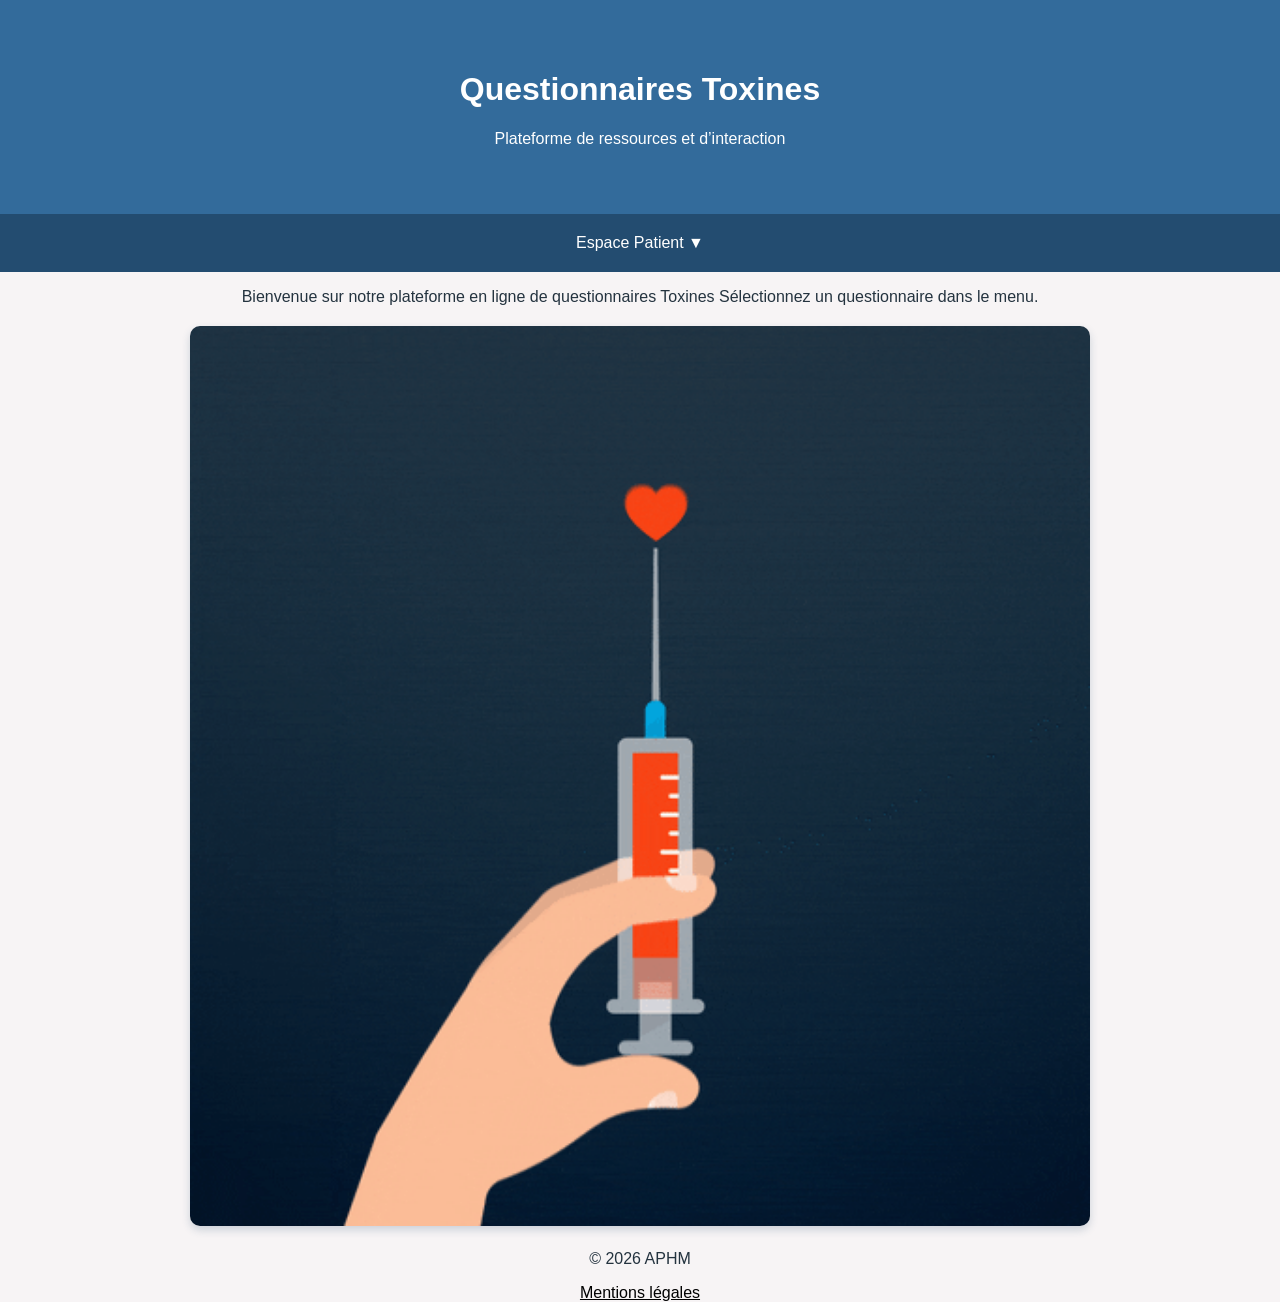
<file: index.html>
<!DOCTYPE html>
<html lang="fr">
<head>
    <meta charset="UTF-8">
    <meta name="viewport" content="width=device-width, initial-scale=1.0">
    <title>Questionnaires Toxines</title>
    <link rel="stylesheet" href="css/styles.css">
</head>
<body>
    <header class="masthead">
        <h1>Questionnaires Toxines </h1>
        <p>Plateforme de ressources et d’interaction</p>
    </header>

 

    <nav class="navbar">
        <ul>
 

            <!-- Menu Questionnaires -->
            <li class="dropdown">
                <a href="#">Espace Patient ▼</a>
                <ul class="dropdown-menu">
                    <li><a href="quizz.html">Auto-Questionnaire Pré-Injection</a></li>
                    <li><a href="quizz2.html">Auto-Questionnaire Post-Injection</a></li>
              

            
                    
                </ul>
            </li>
        </ul>
    </nav>

    <main>
        <p>Bienvenue sur notre plateforme en ligne de questionnaires Toxines Sélectionnez un questionnaire dans le menu.</p>

    <!-- GIF central -->
<div class="plaquette-container">
    <img src="GIF5.gif" alt="Présentation des questionnaires Toxines" class="plaquette-img">
</div>
        
    </main>

     <footer>
        <p>&copy; 2026 APHM </p>
        <!-- Lien vers les mentions légales -->
        <a href="mentionslegales.html" style="text-decoration: underline; color: black;">Mentions légales</a>
    </footer>
</body>
</html>
</file>
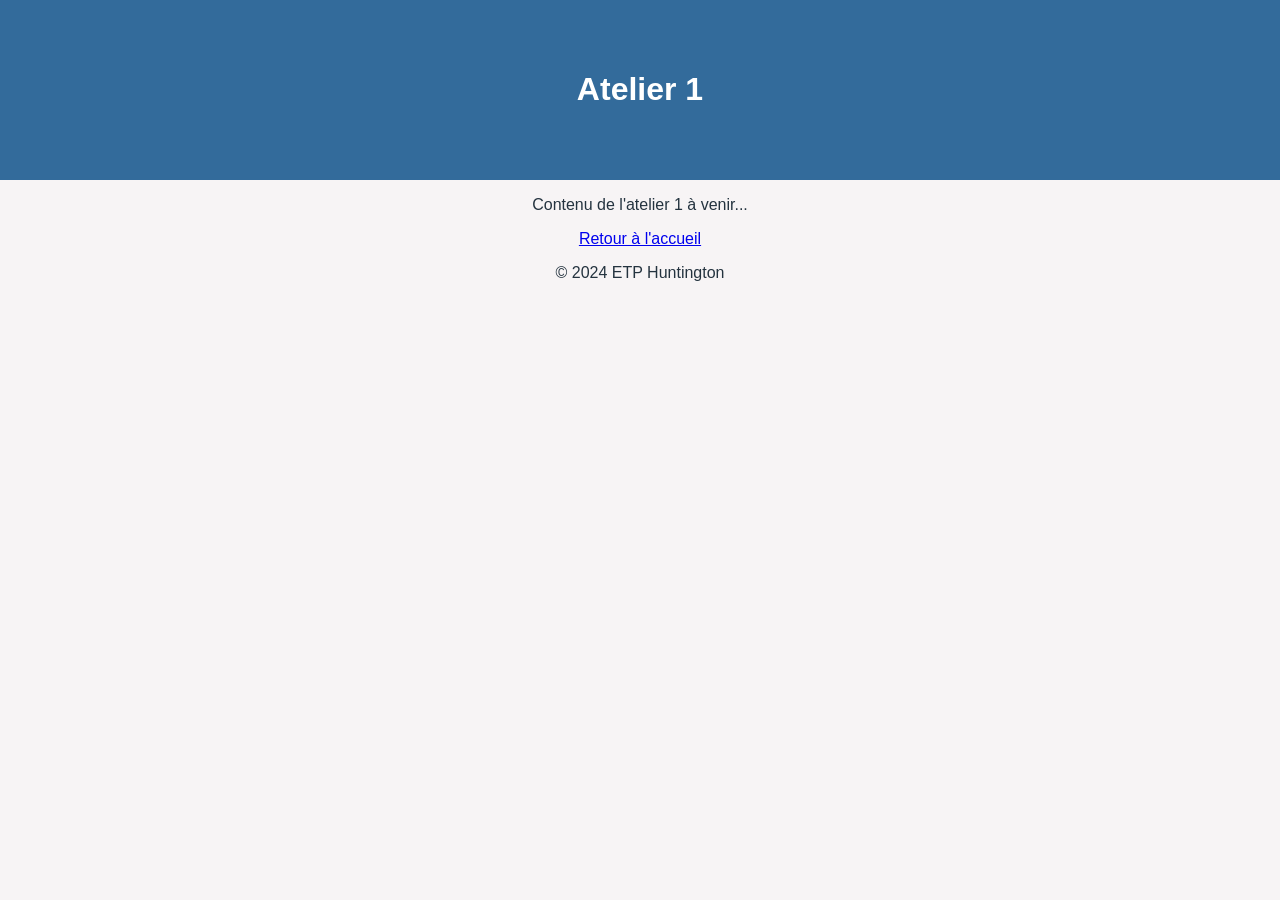
<file: atelier1.html>
<!DOCTYPE html>
<html lang="fr">
<head>
    <meta charset="UTF-8">
    <title>Atelier 1</title>
    <link rel="stylesheet" href="css/styles.css">
</head>
<body>
    <header class="masthead">
        <h1>Atelier 1</h1>
    </header>
    <main>
        <p>Contenu de l'atelier 1 à venir...</p>
        <a href="index.html">Retour à l'accueil</a>
    </main>
    <footer>
        <p>&copy; 2024 ETP Huntington</p>
    </footer>
</body>
</html>
</file>
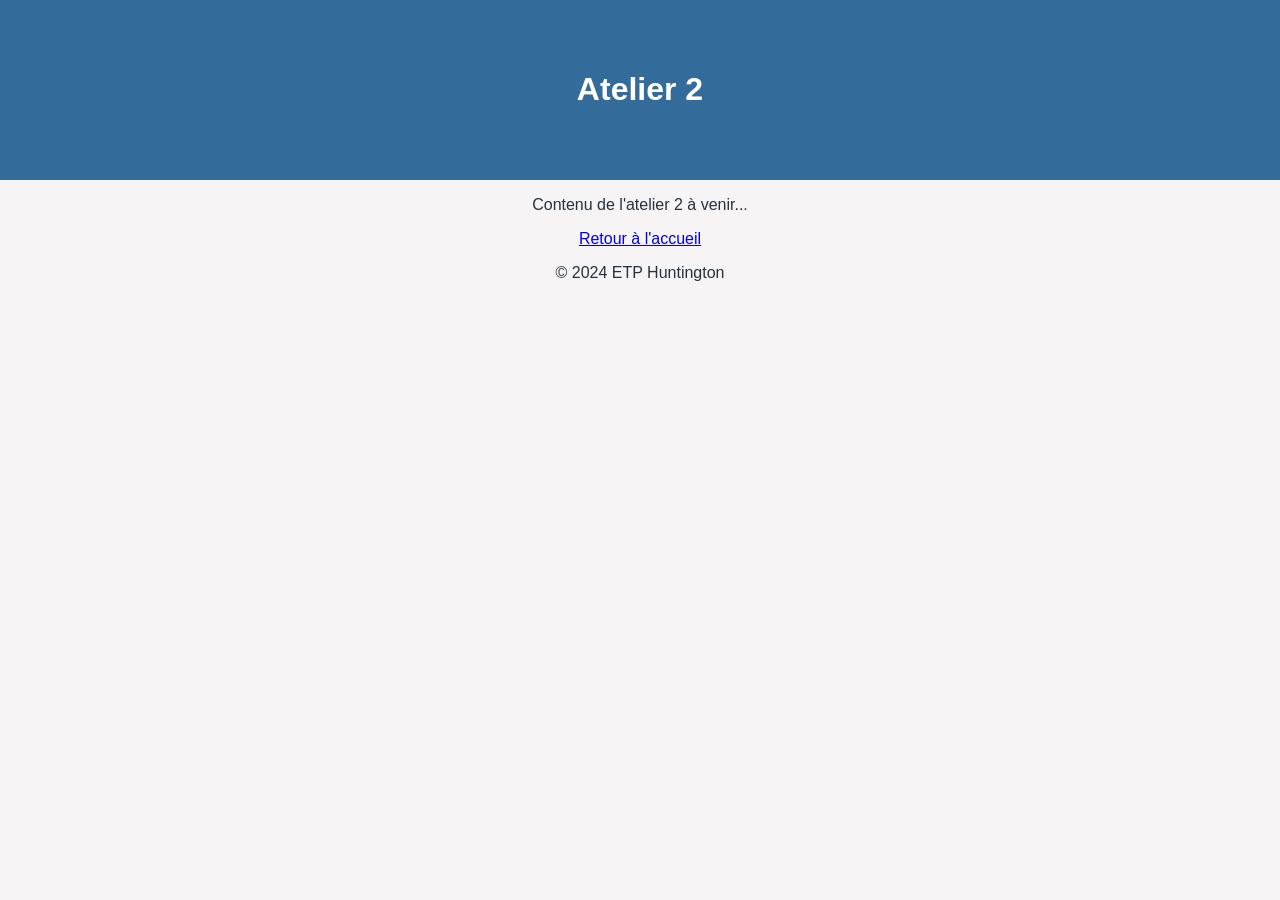
<file: atelier2.html>
<!DOCTYPE html>
<html lang="fr">
<head>
    <meta charset="UTF-8">
    <title>Atelier 2</title>
    <link rel="stylesheet" href="css/styles.css">
</head>
<body>
    <header class="masthead">
        <h1>Atelier 2</h1>
    </header>
    <main>
        <p>Contenu de l'atelier 2 à venir...</p>
        <a href="index.html">Retour à l'accueil</a>
    </main>
    <footer>
        <p>&copy; 2024 ETP Huntington</p>
    </footer>
</body>
</html>
</file>
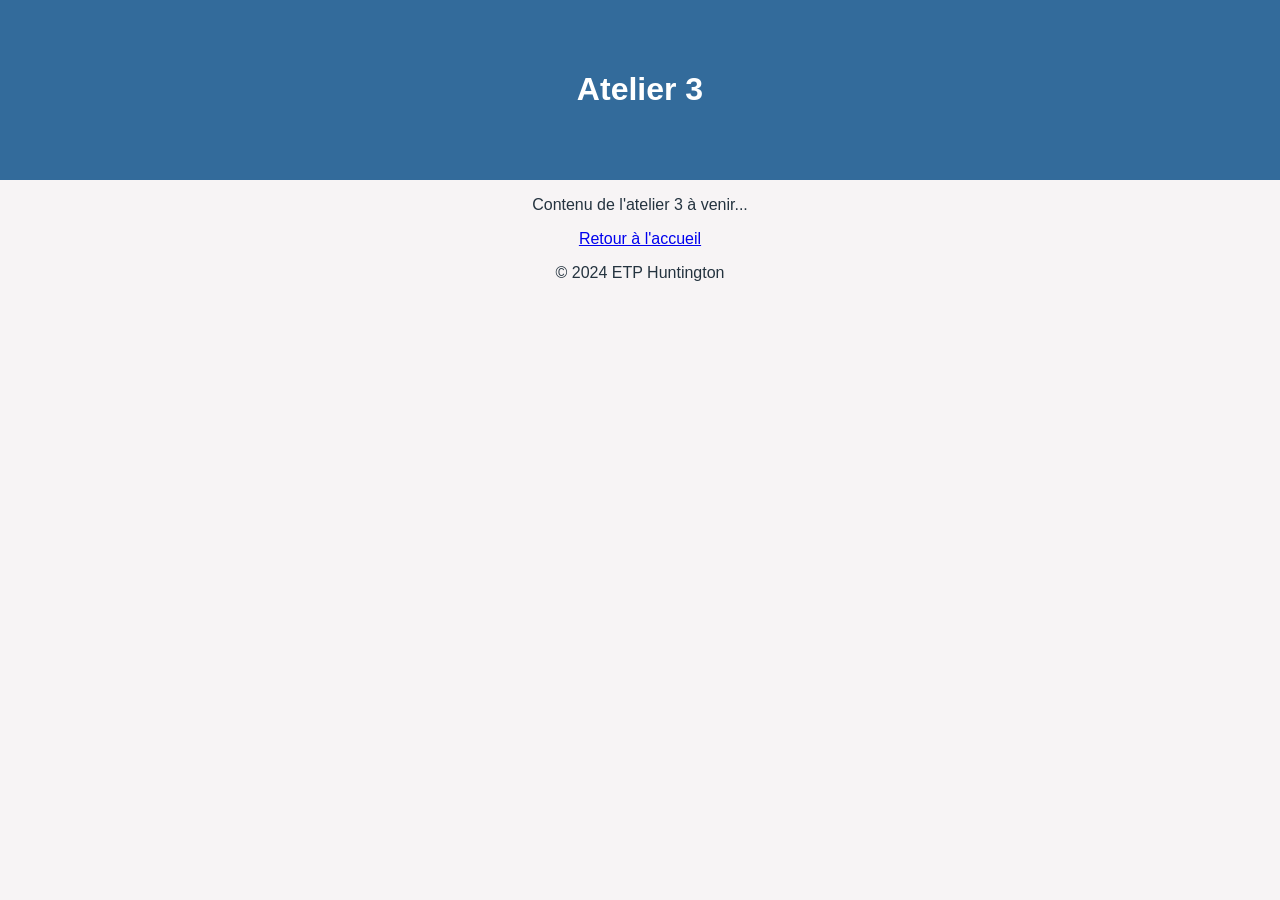
<file: atelier3.html>
<!DOCTYPE html>
<html lang="fr">
<head>
    <meta charset="UTF-8">
    <title>Atelier 3</title>
    <link rel="stylesheet" href="css/styles.css">
</head>
<body>
    <header class="masthead">
        <h1>Atelier 3</h1>
    </header>
    <main>
        <p>Contenu de l'atelier 3 à venir...</p>
        <a href="index.html">Retour à l'accueil</a>
    </main>
    <footer>
        <p>&copy; 2024 ETP Huntington</p>
    </footer>
</body>
</html>
</file>
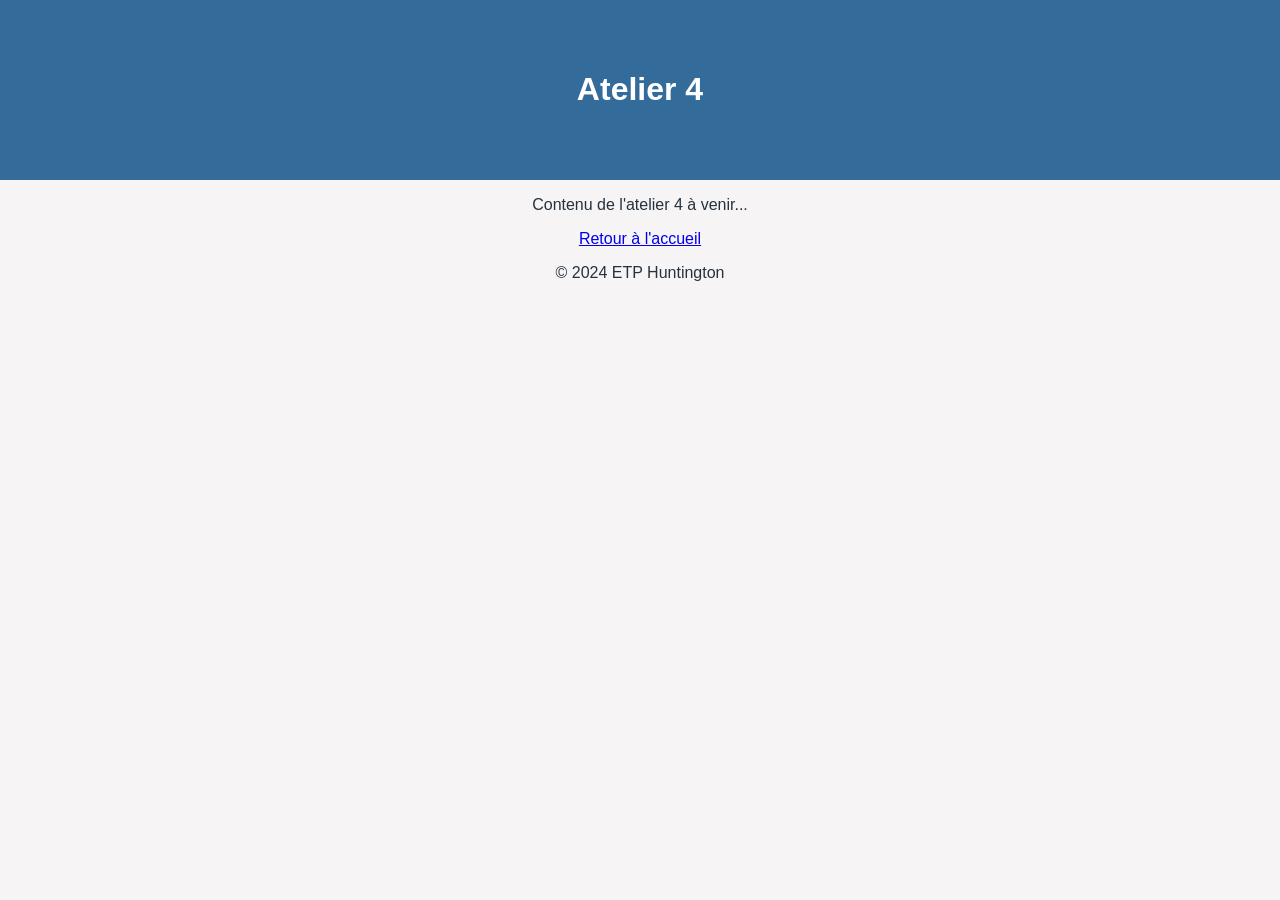
<file: atelier4.html>
<!DOCTYPE html>
<html lang="fr">
<head>
    <meta charset="UTF-8">
    <title>Atelier 4</title>
    <link rel="stylesheet" href="css/styles.css">
</head>
<body>
    <header class="masthead">
        <h1>Atelier 4</h1>
    </header>
    <main>
        <p>Contenu de l'atelier 4 à venir...</p>
        <a href="index.html">Retour à l'accueil</a>
    </main>
    <footer>
        <p>&copy; 2024 ETP Huntington</p>
    </footer>
</body>
</html>
</file>
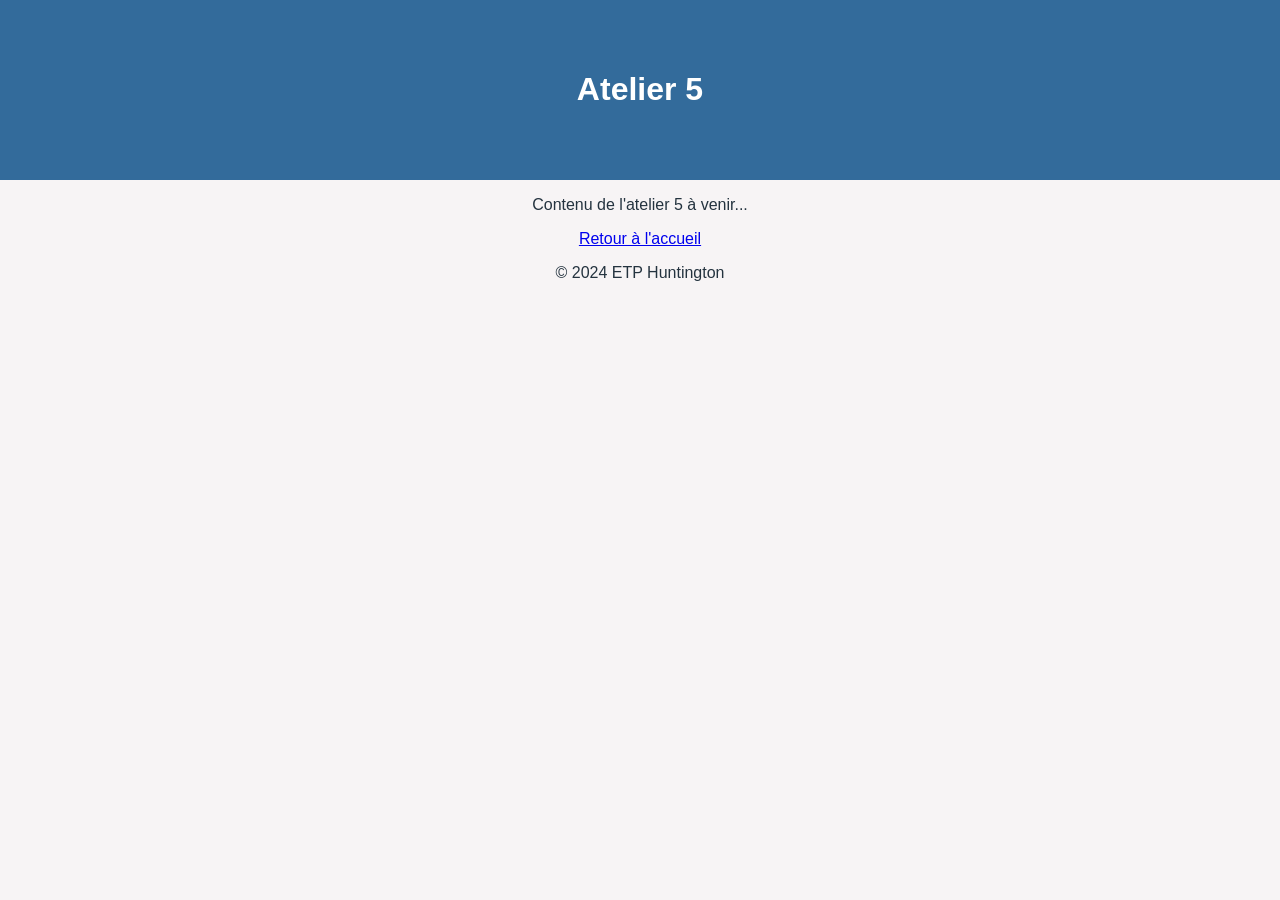
<file: atelier5.html>
<!DOCTYPE html>
<html lang="fr">
<head>
    <meta charset="UTF-8">
    <title>Atelier 5</title>
    <link rel="stylesheet" href="css/styles.css">
</head>
<body>
    <header class="masthead">
        <h1>Atelier 5</h1>
    </header>
    <main>
        <p>Contenu de l'atelier 5 à venir...</p>
        <a href="index.html">Retour à l'accueil</a>
    </main>
    <footer>
        <p>&copy; 2024 ETP Huntington</p>
    </footer>
</body>
</html>
</file>
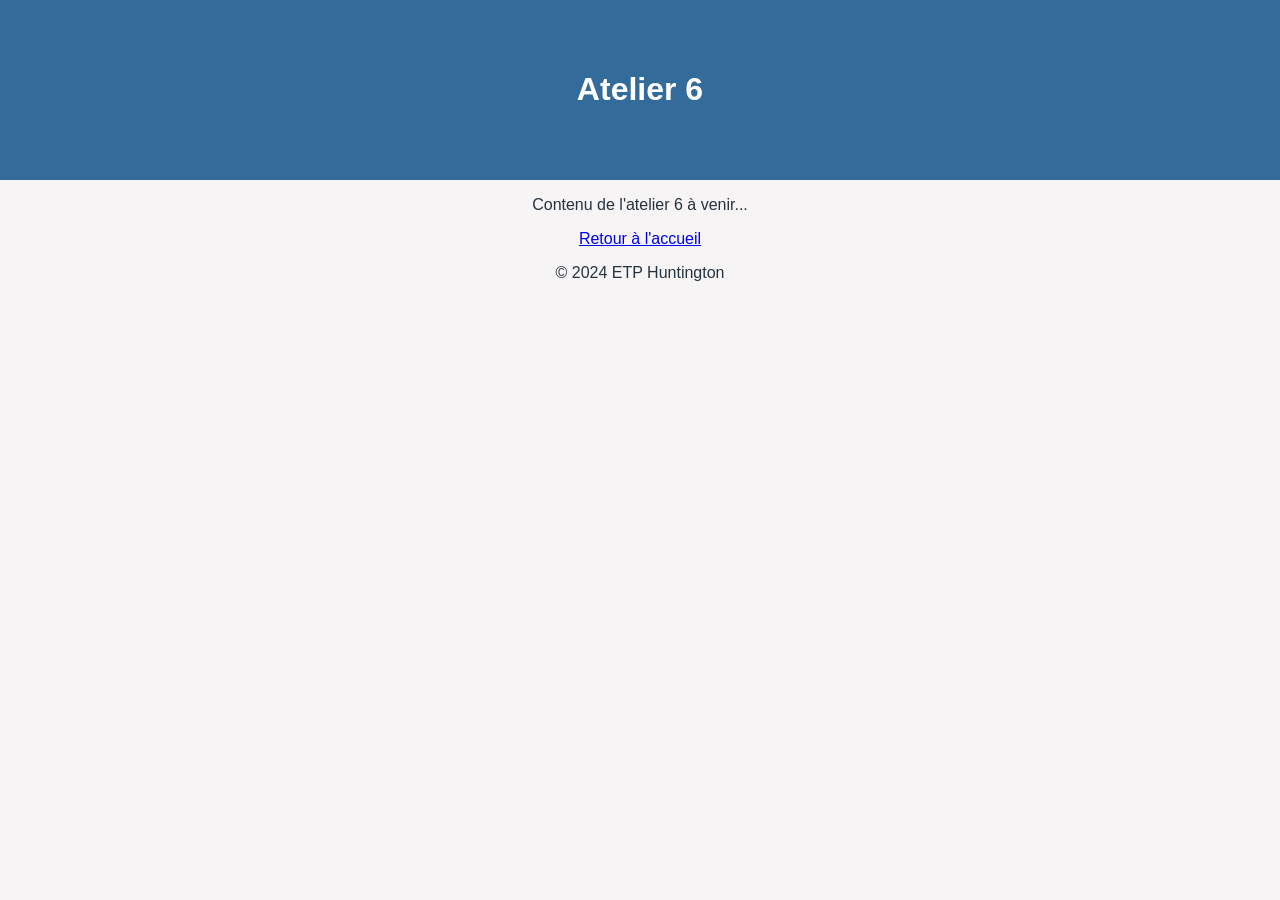
<file: atelier6.html>
<!DOCTYPE html>
<html lang="fr">
<head>
    <meta charset="UTF-8">
    <title>Atelier 6</title>
    <link rel="stylesheet" href="css/styles.css">
</head>
<body>
    <header class="masthead">
        <h1>Atelier 6</h1>
    </header>
    <main>
        <p>Contenu de l'atelier 6 à venir...</p>
        <a href="index.html">Retour à l'accueil</a>
    </main>
    <footer>
        <p>&copy; 2024 ETP Huntington</p>
    </footer>
</body>
</html>
</file>
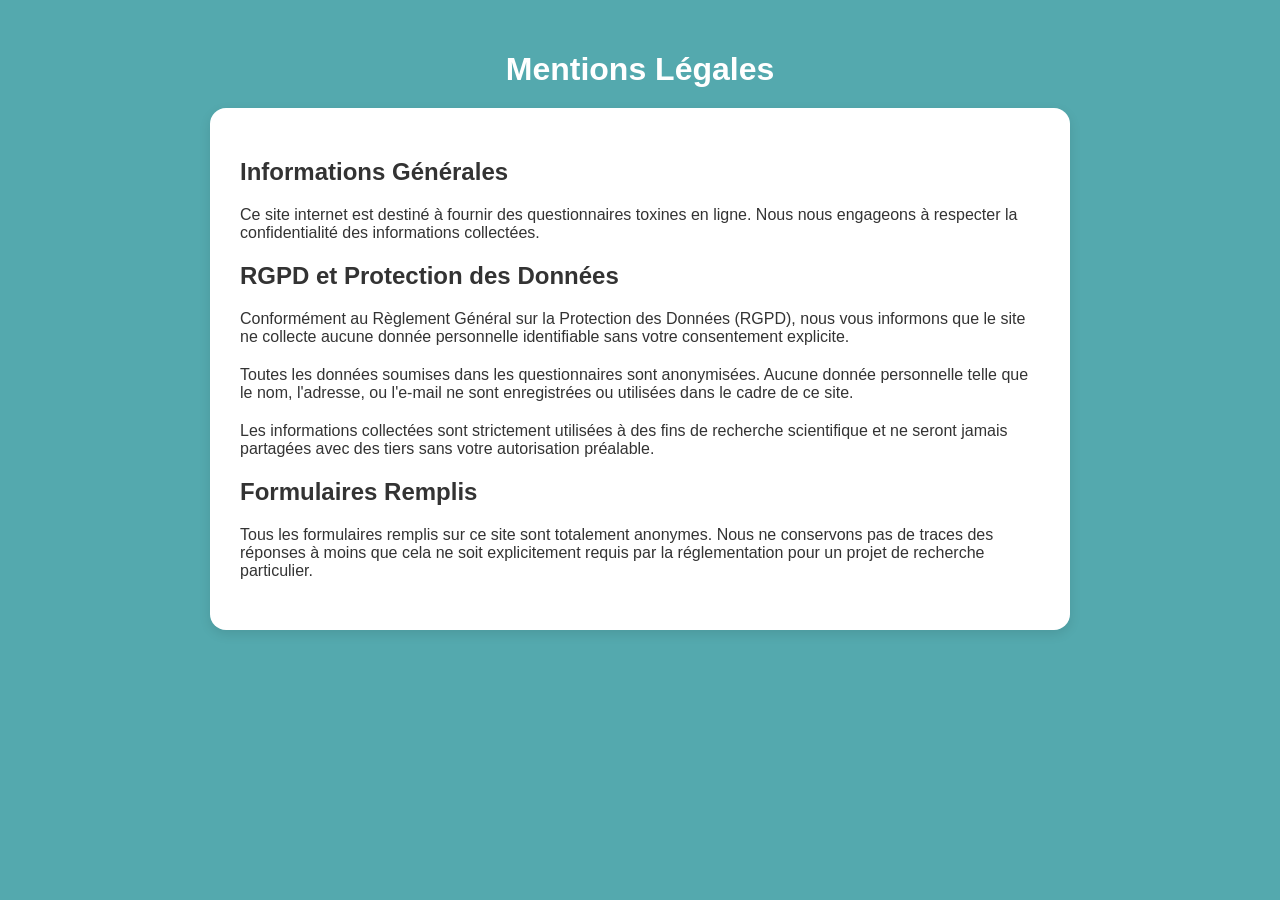
<file: mentionslegales.html>
<!DOCTYPE html>
<html lang="fr">
<head>
    <meta charset="UTF-8">
    <meta name="viewport" content="width=device-width, initial-scale=1.0">
    <title>Mentions Légales</title>
    <style>
        body {
            font-family: Arial, sans-serif;
            background-color: #54A9AE; /* Fond bleu */
            color: white;
            margin: 0;
            padding: 30px;
            text-align: center;
        }
        h1 {
            margin-bottom: 20px;
        }
        .content {
            background: #ffffff;
            color: #333;
            padding: 30px;
            border-radius: 16px;
            box-shadow: 0 4px 12px rgba(0, 0, 0, 0.1);
            max-width: 800px;
            margin: 0 auto;
            text-align: left;
        }
        p {
            font-size: 16px;
            margin: 20px 0;
        }
        a {
            color: #3498db;
            text-decoration: none;
        }
    </style>
</head>
<body>
    <h1>Mentions Légales</h1>

    <div class="content">
        <h2>Informations Générales</h2>
        <p>Ce site internet est destiné à fournir des questionnaires toxines en ligne. Nous nous engageons à respecter la confidentialité des informations collectées.</p>

        <h2>RGPD et Protection des Données</h2>
        <p>Conformément au Règlement Général sur la Protection des Données (RGPD), nous vous informons que le site ne collecte aucune donnée personnelle identifiable sans votre consentement explicite.</p>
        <p>Toutes les données soumises dans les questionnaires sont anonymisées. Aucune donnée personnelle telle que le nom, l'adresse, ou l'e-mail ne sont enregistrées ou utilisées dans le cadre de ce site.</p>
        <p>Les informations collectées sont strictement utilisées à des fins de recherche scientifique et ne seront jamais partagées avec des tiers sans votre autorisation préalable.</p>

        <h2>Formulaires Remplis</h2>
        <p>Tous les formulaires remplis sur ce site sont totalement anonymes. Nous ne conservons pas de traces des réponses à moins que cela ne soit explicitement requis par la réglementation pour un projet de recherche particulier.</p>
    </div>
</body>
</html>
</file>
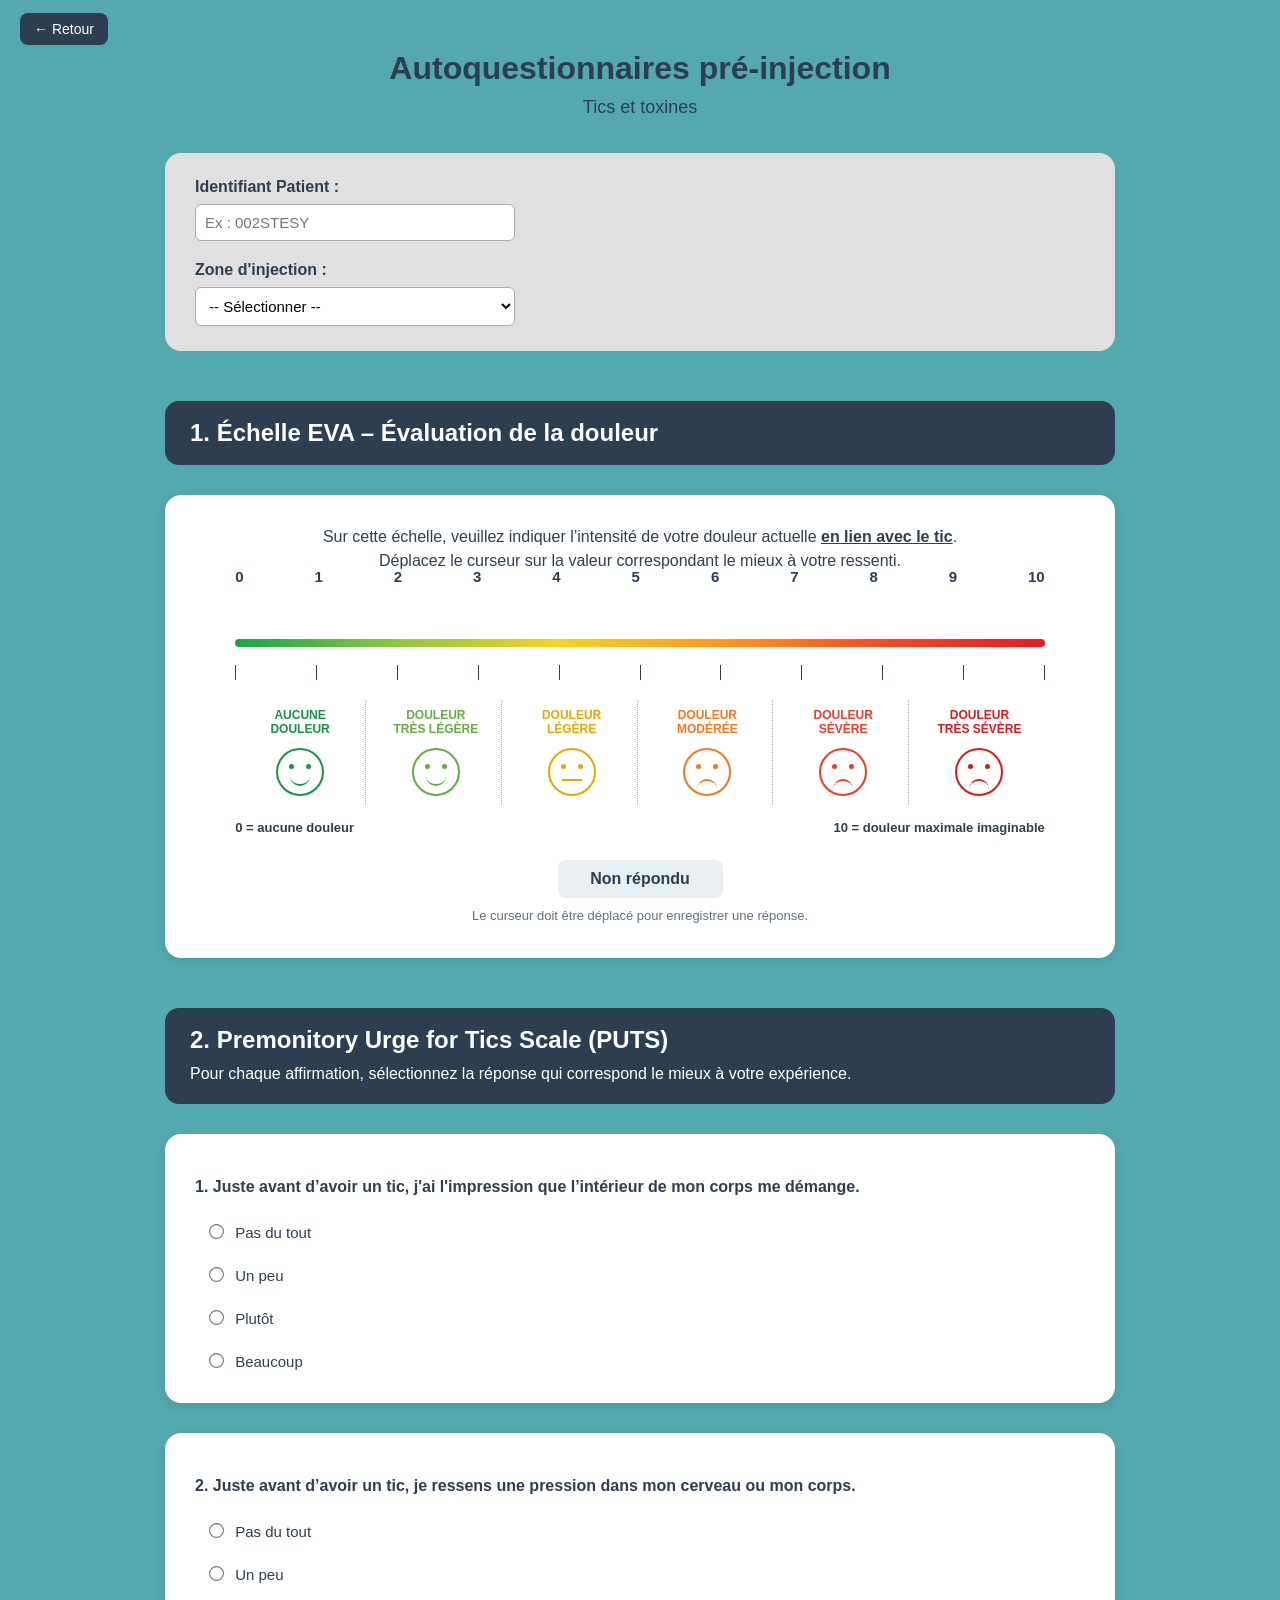
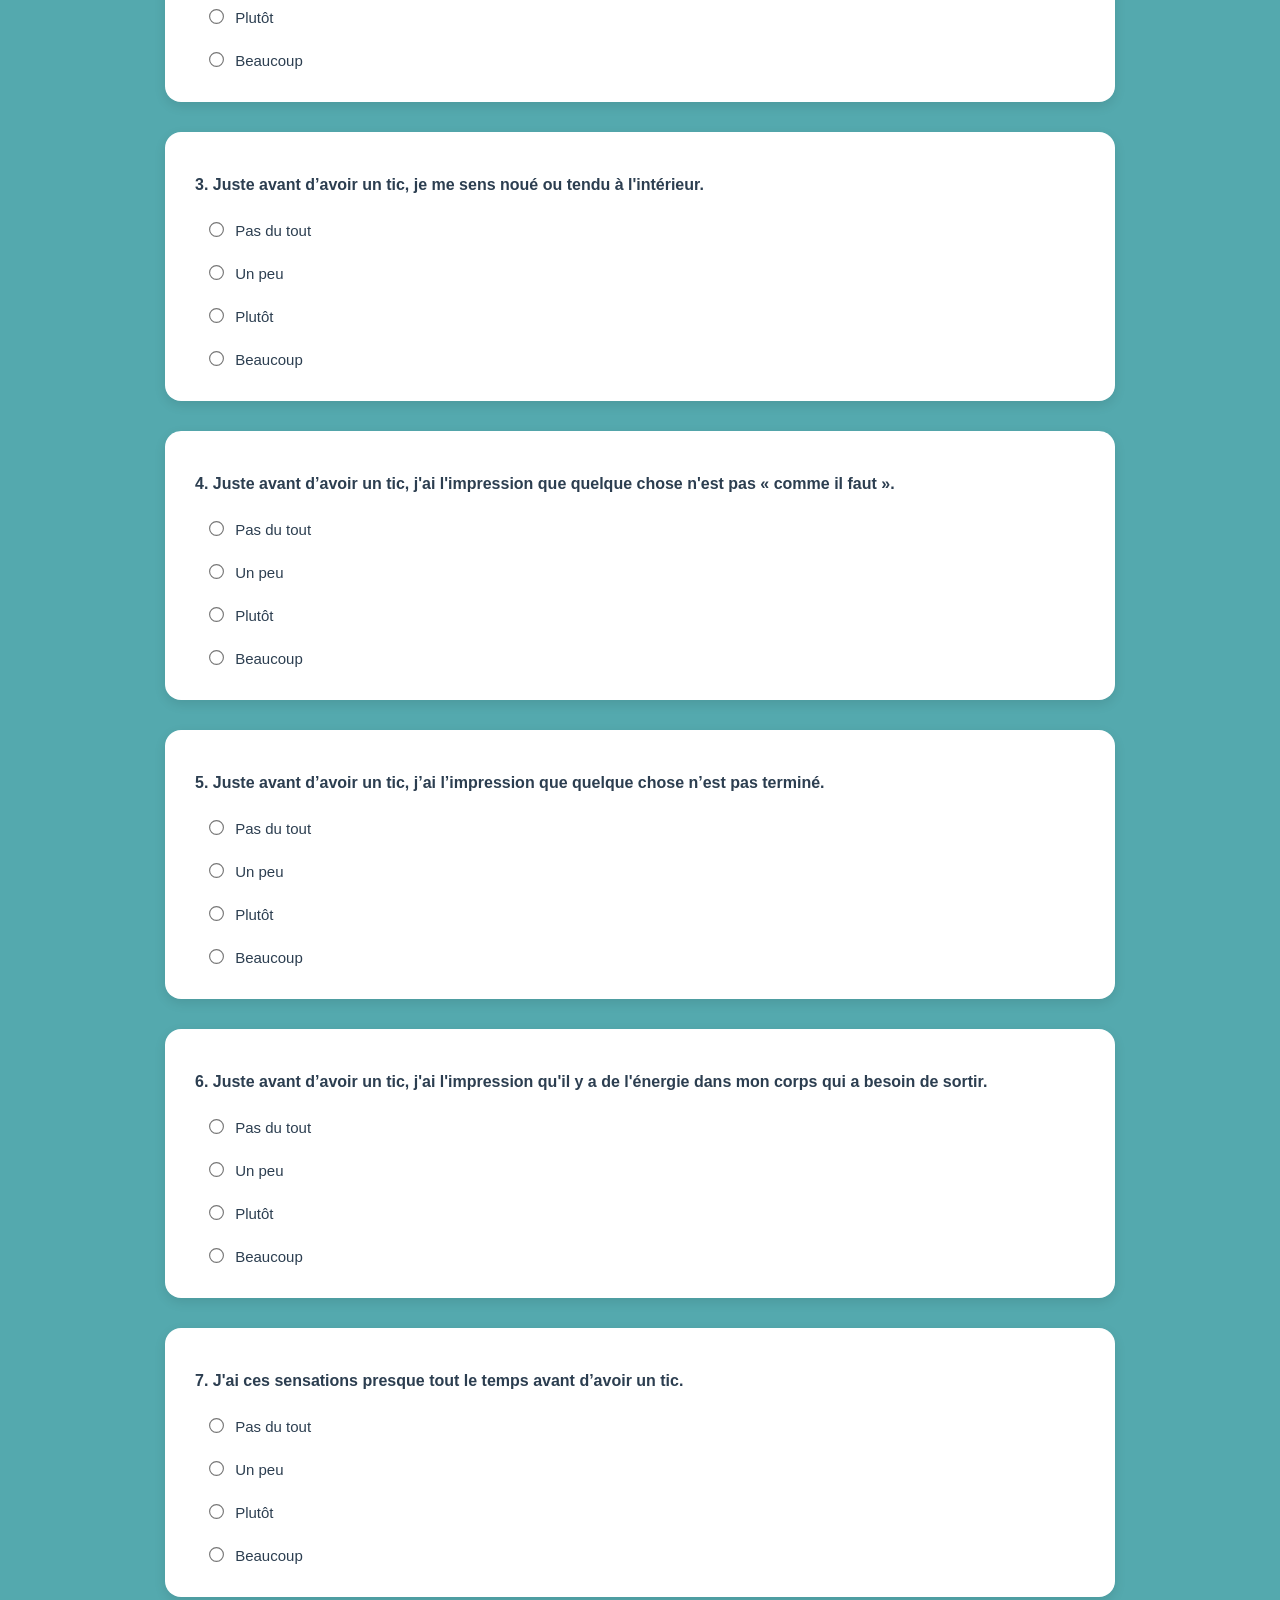
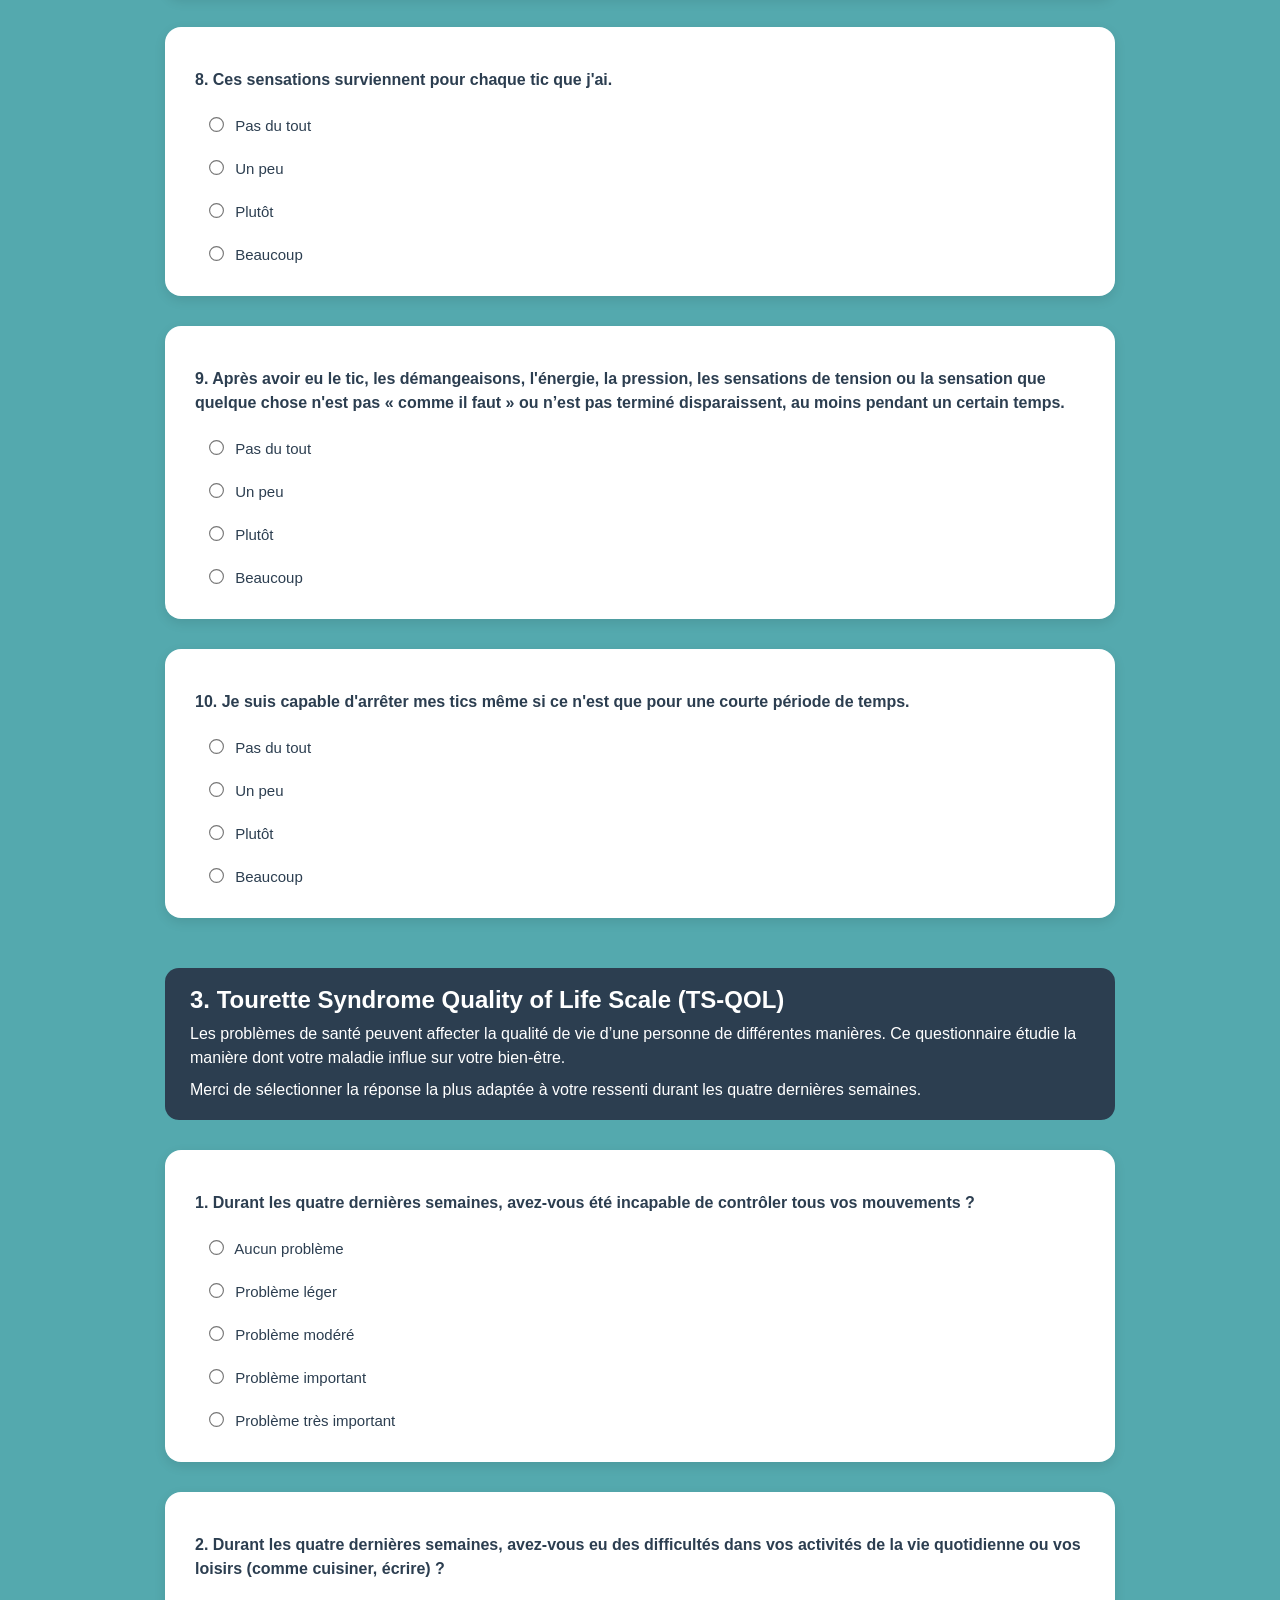
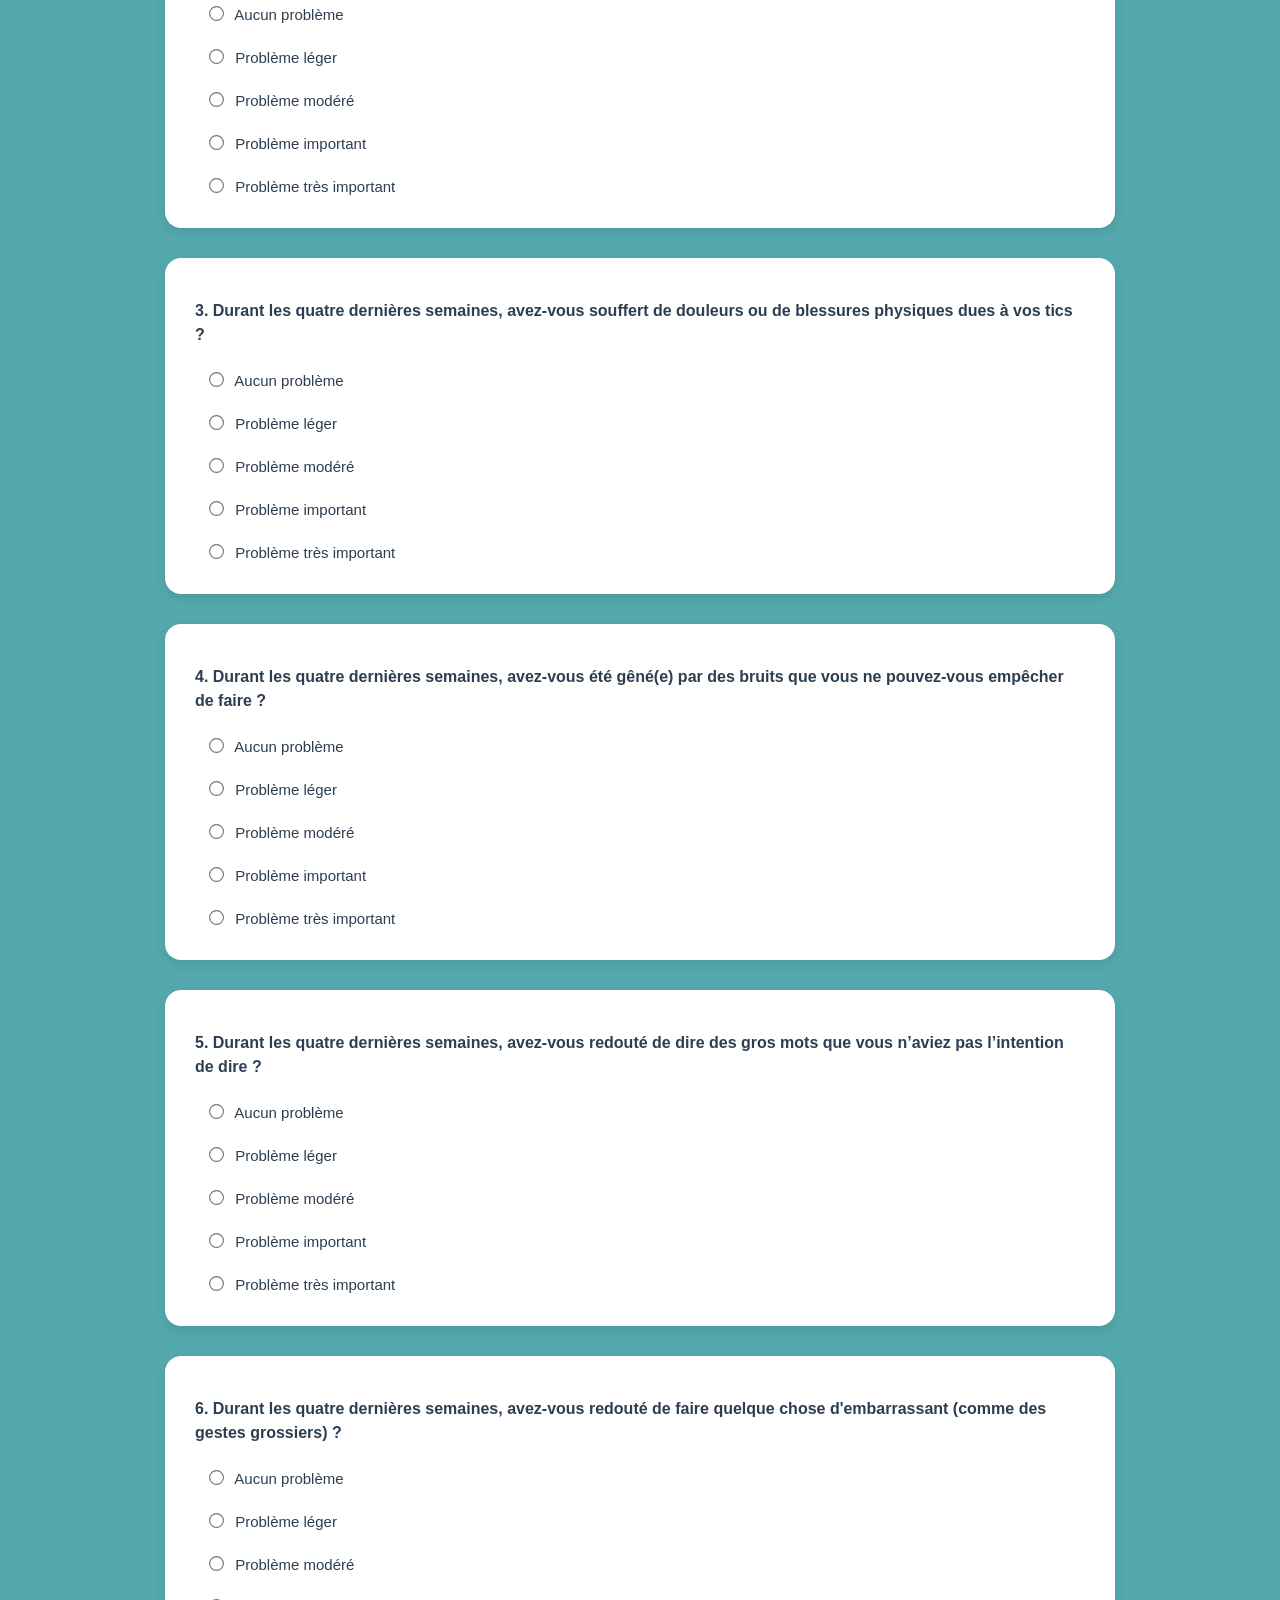
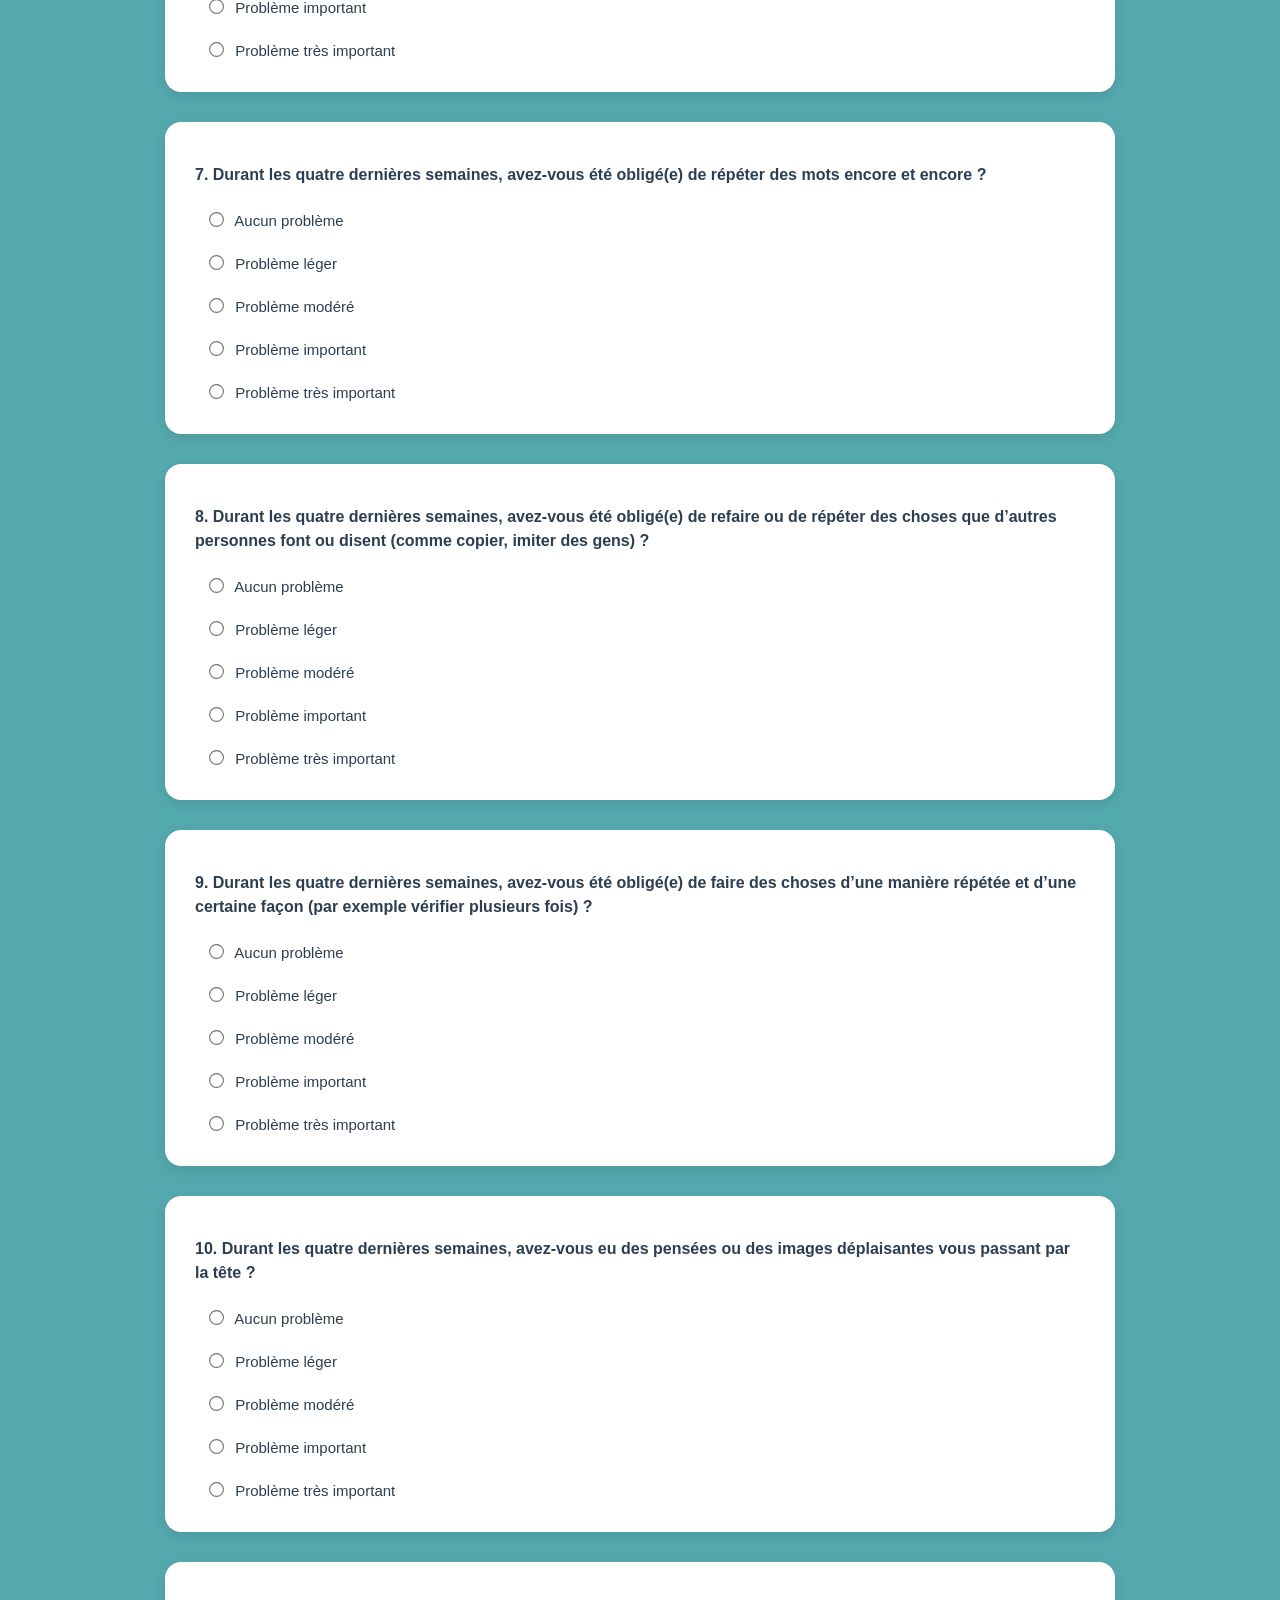
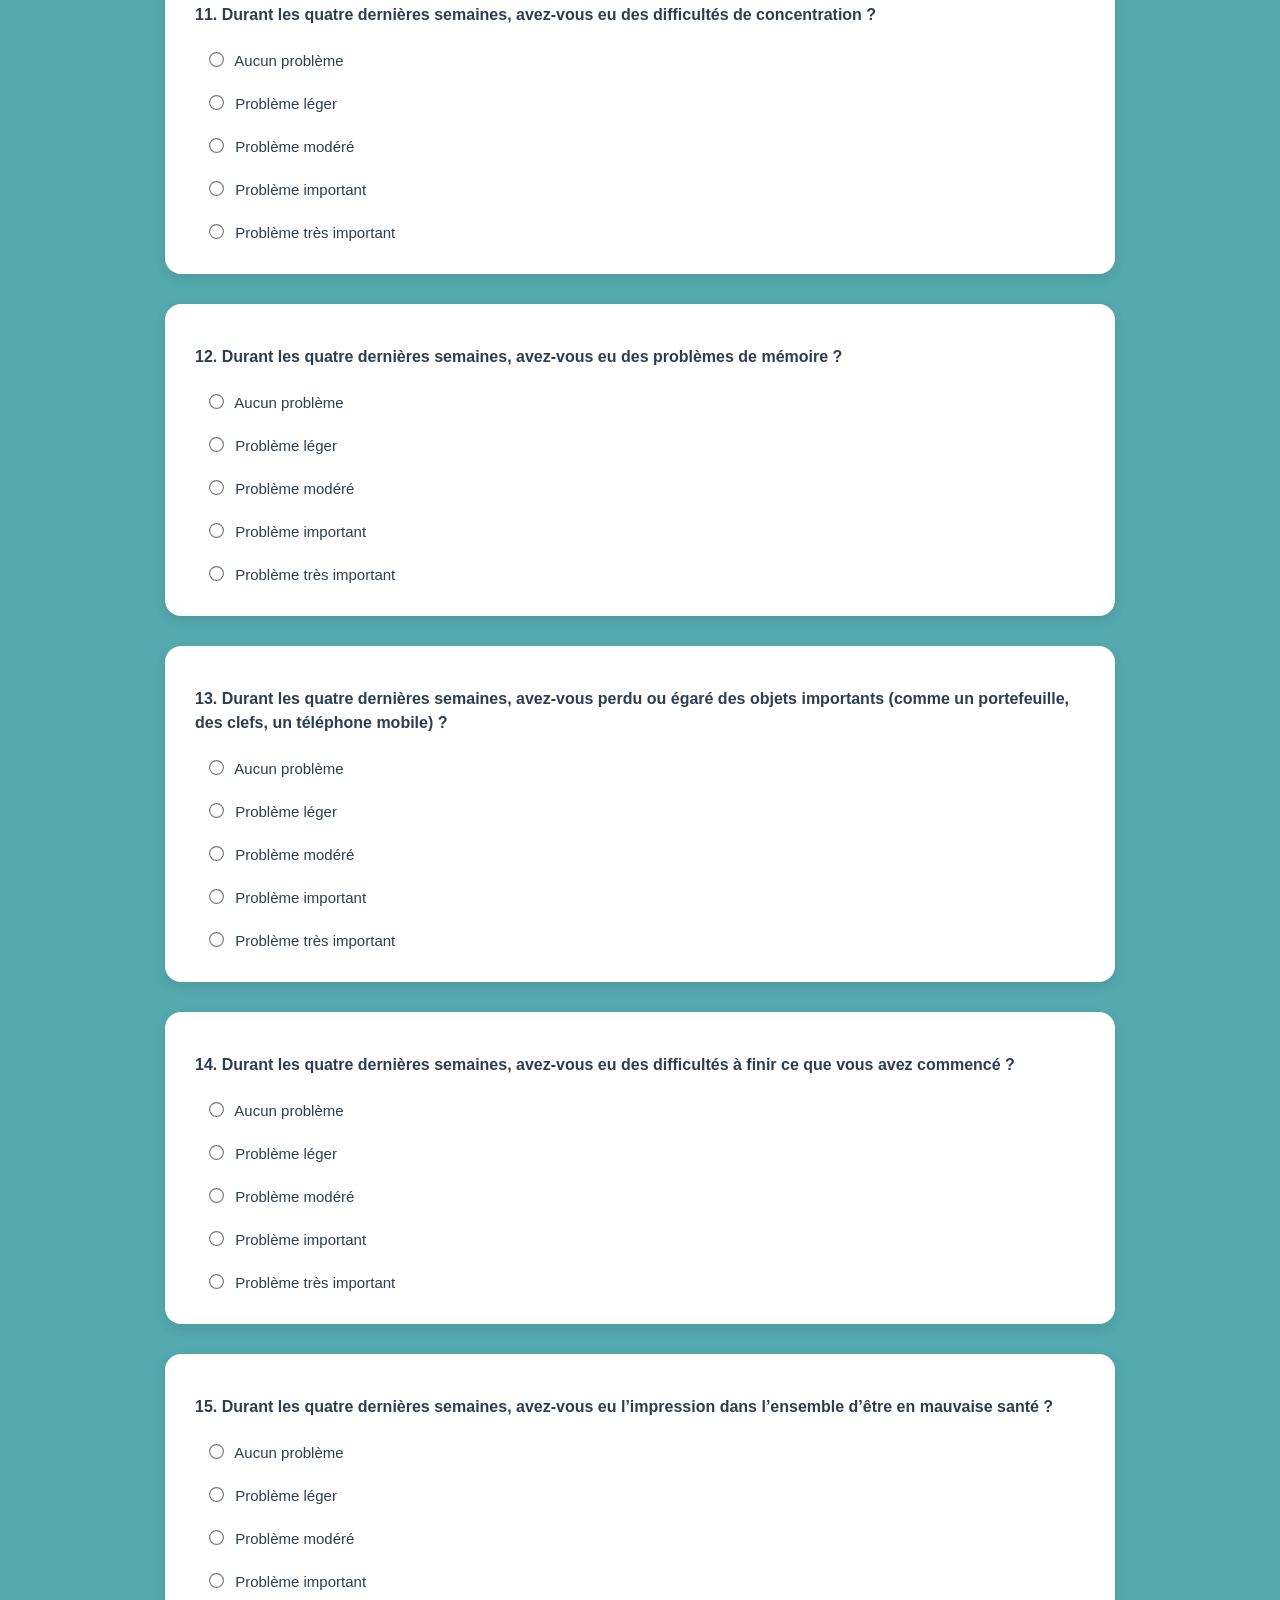
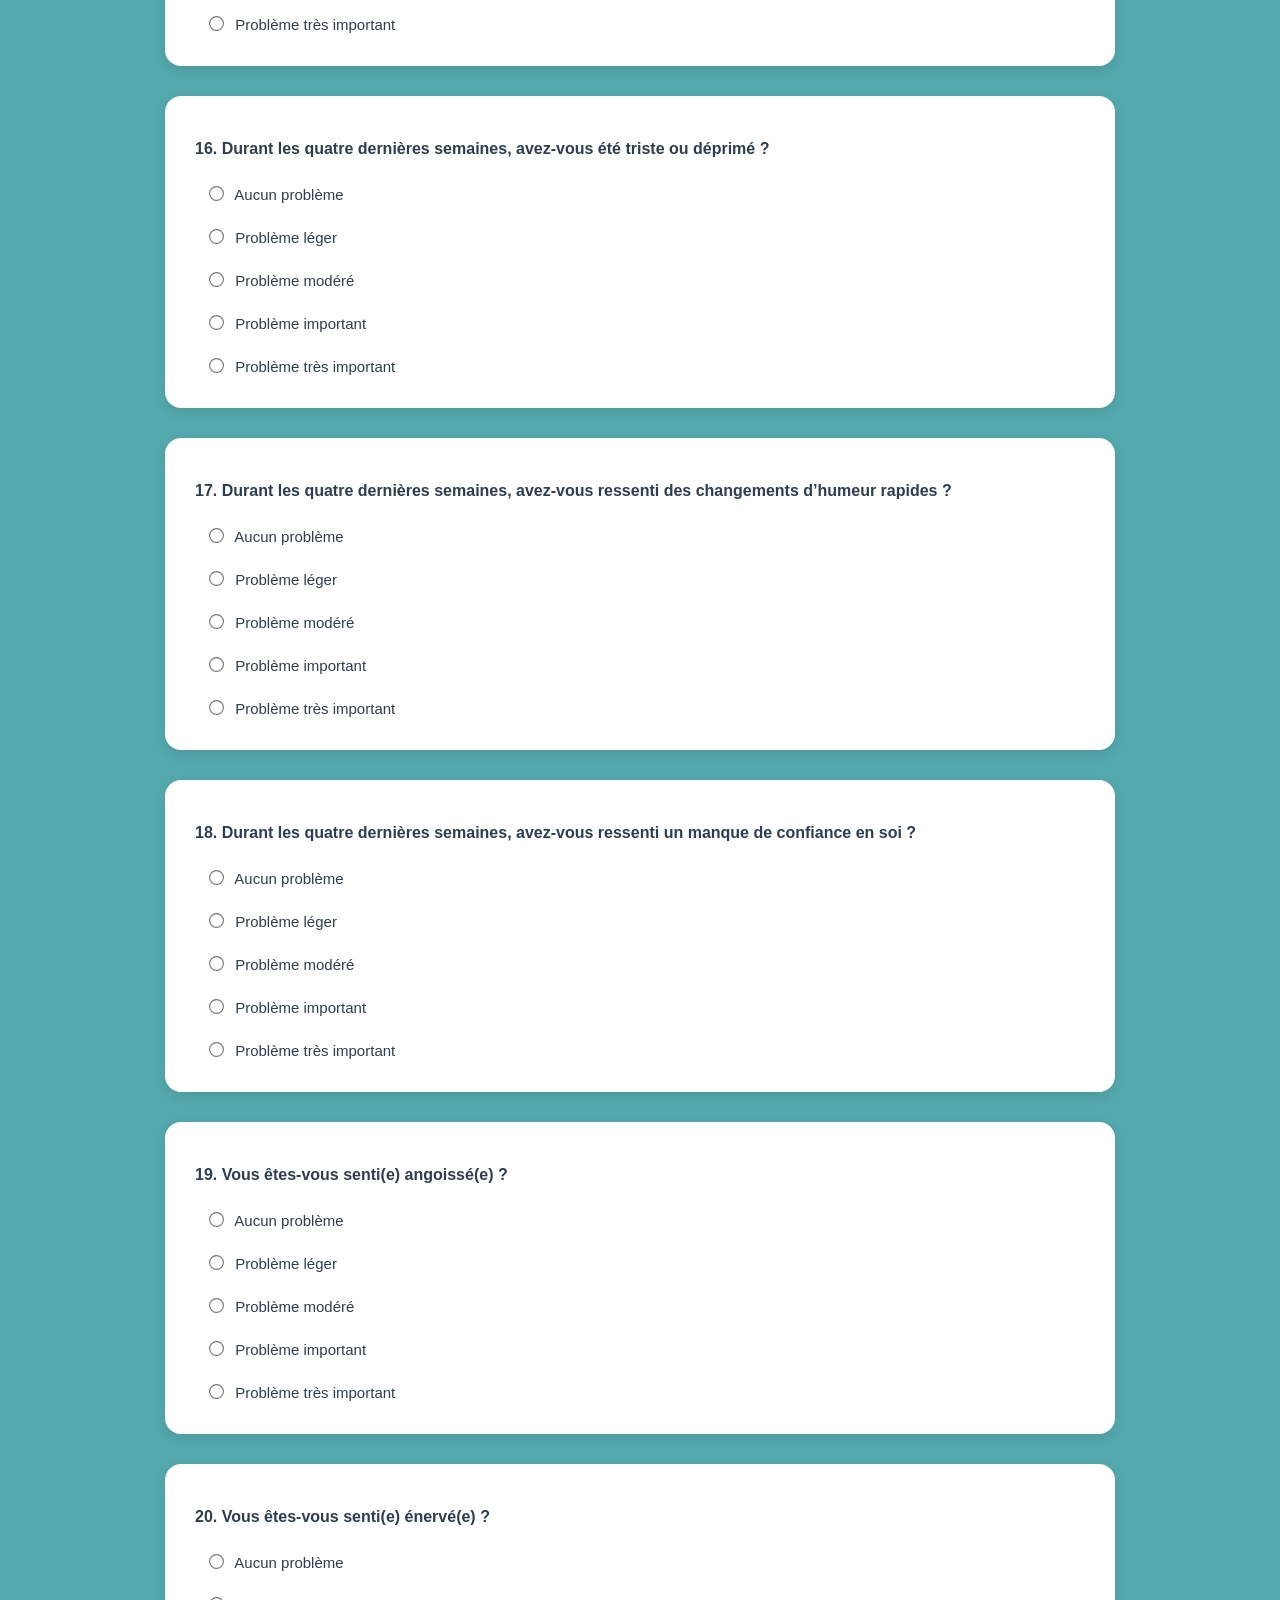
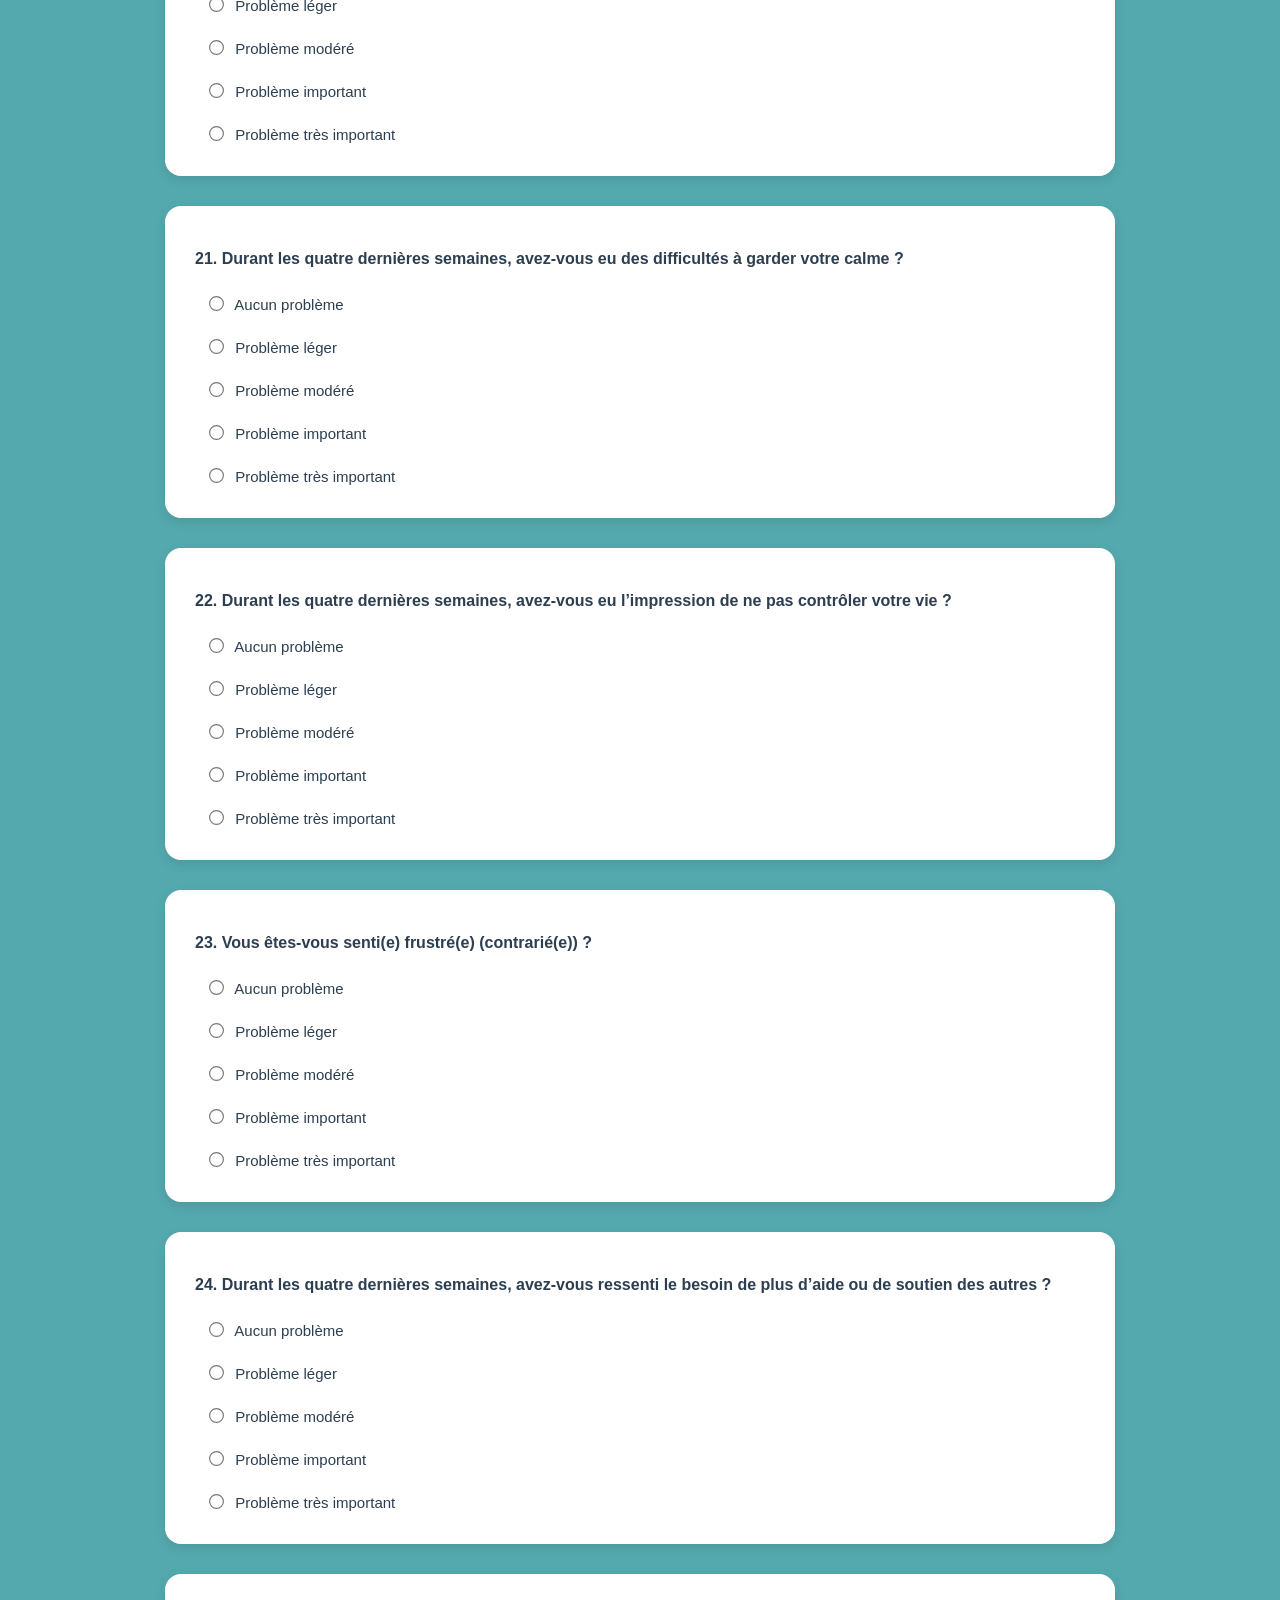
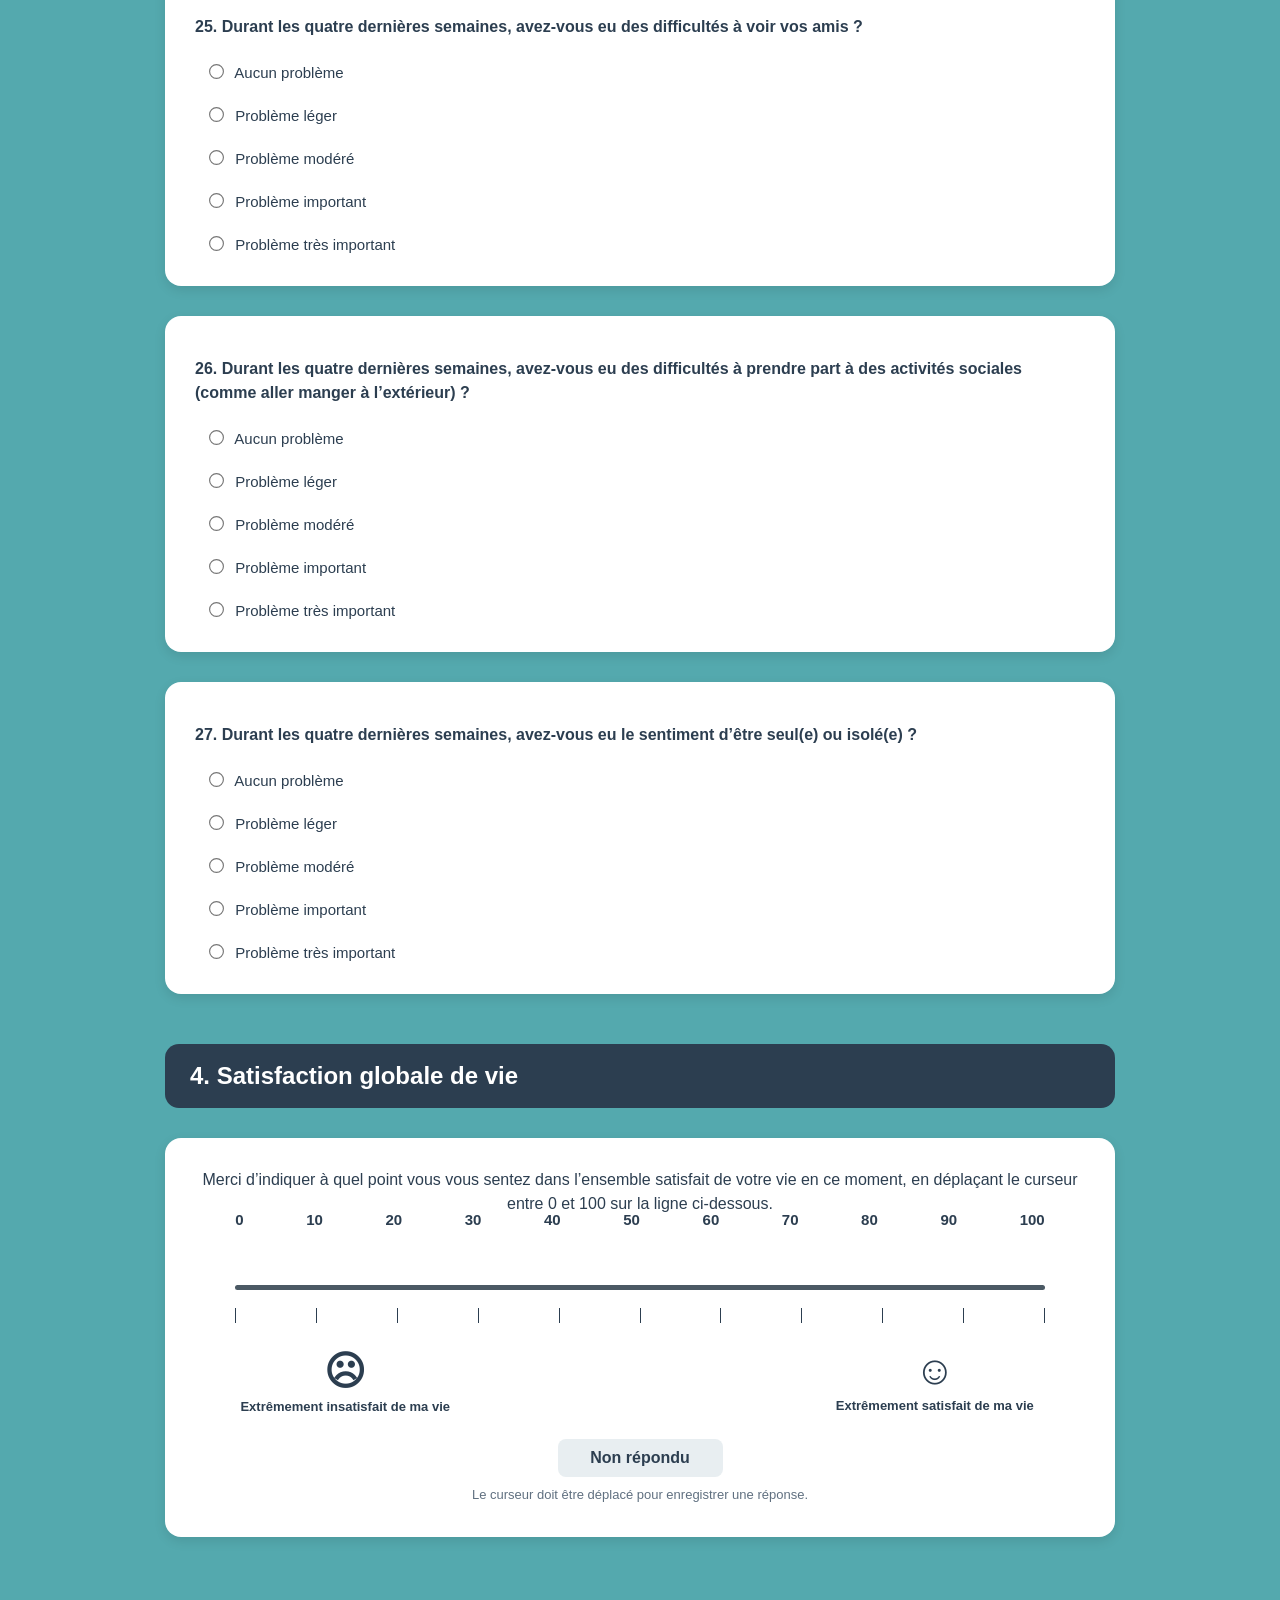
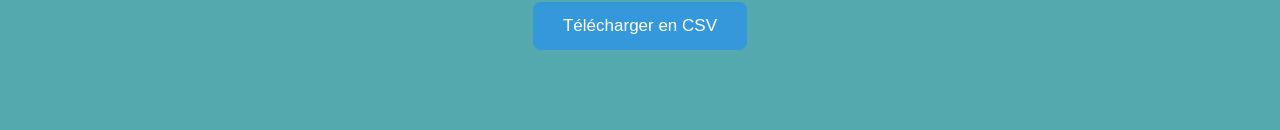
<file: quizz.html>
<!DOCTYPE html>
<html lang="fr">
<head>
  <meta charset="UTF-8">
  <meta name="viewport" content="width=device-width, initial-scale=1.0">
  <title>Autoquestionnaires pré-injection – Tics et toxines</title>

  <style>
    * {
      box-sizing: border-box;
    }

    body {
      font-family: Arial, sans-serif;
      margin: 0;
      padding: 30px;
      background-color: #54A9AE;
      text-align: center;
      color: #2c3e50;
    }

    h1 {
      margin: 20px 0 10px;
      font-size: 32px;
    }

    .subtitle {
      font-size: 18px;
      margin-bottom: 35px;
      font-weight: normal;
    }

    h2 {
      margin-top: 0;
      color: #2c3e50;
    }

    .retour {
      position: absolute;
      top: 20px;
      left: 20px;
    }

    .retour a {
      text-decoration: none;
      color: #ffffff;
      background-color: #2c3e50;
      padding: 8px 14px;
      border-radius: 8px;
      font-size: 14px;
      transition: background-color 0.3s ease;
    }

    .retour a:hover {
      background-color: #1a242f;
    }

    .form-block {
      background: #ffffff;
      border-radius: 16px;
      box-shadow: 0 4px 12px rgba(0, 0, 0, 0.10);
      padding: 25px 30px;
      margin: 30px auto;
      max-width: 950px;
      text-align: left;
    }

    .id-block {
      background: #e0e0e0;
      box-shadow: none;
    }

    .id-block label {
      font-weight: bold;
    }

    .id-block input,
    .id-block select {
      width: 100%;
      max-width: 320px;
      padding: 9px;
      margin-top: 8px;
      border: 1px solid #aaaaaa;
      border-radius: 6px;
      font-size: 15px;
      background-color: #ffffff;
    }

    .zone-injection {
      margin-top: 20px;
    }

    .section-title {
      background: #2c3e50;
      color: white;
      padding: 18px 25px;
      border-radius: 14px;
      max-width: 950px;
      margin: 50px auto 20px;
      text-align: left;
    }

    .section-title h2 {
      color: white;
      margin: 0;
    }

    .section-title p {
      margin: 8px 0 0;
      line-height: 1.5;
    }

    .question p {
      font-weight: bold;
      font-size: 16px;
      line-height: 1.5;
      margin-bottom: 15px;
    }

    .options {
      display: flex;
      flex-direction: column;
      gap: 8px;
    }

    .options label {
      cursor: pointer;
      font-size: 15px;
      padding: 8px 10px;
      border-radius: 7px;
      transition: background-color 0.15s ease;
    }

    .options label:hover {
      background-color: #edf6f7;
    }

    input[type="radio"] {
      margin-right: 8px;
      transform: scale(1.15);
    }

    button {
      background-color: #3498db;
      color: white;
      border: none;
      padding: 14px 30px;
      border-radius: 8px;
      cursor: pointer;
      font-size: 17px;
      margin: 35px 0 50px;
      transition: background-color 0.3s ease;
    }

    button:hover {
      background-color: #2980b9;
    }

    /* =========================================================
       ECHELLES VISUELLES EVA
       ========================================================= */

    .scale-card {
      background: #ffffff;
      border-radius: 16px;
      box-shadow: 0 4px 12px rgba(0, 0, 0, 0.10);
      padding: 30px 35px 35px;
      margin: 30px auto;
      max-width: 950px;
      text-align: center;
    }

    .scale-card h2 {
      margin-bottom: 10px;
    }

    .scale-instruction {
      line-height: 1.5;
      margin-bottom: 35px;
    }

    .scale-instruction strong {
      text-decoration: underline;
    }

    .scale-wrapper {
      width: 92%;
      margin: auto;
      position: relative;
    }

    .range-container {
      position: relative;
      padding: 20px 0;
    }

    input[type="range"] {
      width: 100%;
      height: 8px;
      margin: 0;
      appearance: none;
      -webkit-appearance: none;
      border-radius: 5px;
      outline: none;
      cursor: pointer;
    }

    .pain-range {
      background:
        linear-gradient(
          to right,
          #15a54a 0%,
          #8fc640 20%,
          #f6d41f 40%,
          #ff9819 60%,
          #f44b23 80%,
          #e51b24 100%
        );
    }

    .life-range {
      background: #4b5964;
      height: 5px !important;
    }

    input[type="range"]::-webkit-slider-thumb {
      -webkit-appearance: none;
      appearance: none;
      width: 24px;
      height: 24px;
      border-radius: 50%;
      background: #ffffff;
      border: 4px solid #2c3e50;
      cursor: grab;
      box-shadow: 0 2px 5px rgba(0,0,0,0.25);
    }

    input[type="range"]::-moz-range-thumb {
      width: 20px;
      height: 20px;
      border-radius: 50%;
      background: #ffffff;
      border: 4px solid #2c3e50;
      cursor: grab;
      box-shadow: 0 2px 5px rgba(0,0,0,0.25);
    }

    input[type="range"].untouched::-webkit-slider-thumb {
      opacity: 0;
    }

    input[type="range"].untouched::-moz-range-thumb {
      opacity: 0;
    }

    .ticks {
      display: flex;
      justify-content: space-between;
      position: relative;
      margin-top: -6px;
    }

    .tick {
      position: relative;
      width: 1px;
      height: 15px;
      background: #2c3e50;
    }

    .tick-labels {
      display: flex;
      justify-content: space-between;
      margin-top: -40px;
      margin-bottom: 28px;
      font-weight: bold;
      font-size: 15px;
    }

    .selected-value {
      display: inline-block;
      min-width: 165px;
      background: #e8eef1;
      border-radius: 8px;
      padding: 10px 15px;
      margin-top: 25px;
      font-weight: bold;
      font-size: 16px;
    }

    .pain-descriptors {
      display: grid;
      grid-template-columns: repeat(6, 1fr);
      margin-top: 20px;
      gap: 5px;
      align-items: start;
    }

    .pain-level {
      font-size: 12px;
      font-weight: bold;
      min-height: 105px;
      padding: 8px 3px;
      border-right: 1px dotted #aaaaaa;
    }

    .pain-level:last-child {
      border-right: none;
    }

    .face {
      margin: 12px auto 0;
      width: 48px;
      height: 48px;
      border: 2px solid currentColor;
      border-radius: 50%;
      position: relative;
    }

    .face::before,
    .face::after {
      content: "";
      position: absolute;
      top: 14px;
      width: 5px;
      height: 5px;
      background: currentColor;
      border-radius: 50%;
    }

    .face::before {
      left: 11px;
    }

    .face::after {
      right: 11px;
    }

    .mouth {
      position: absolute;
      left: 50%;
      transform: translateX(-50%);
      width: 20px;
      height: 10px;
      bottom: 8px;
    }

    .happy .mouth {
      border-bottom: 2px solid currentColor;
      border-radius: 0 0 20px 20px;
    }

    .neutral .mouth {
      border-bottom: 2px solid currentColor;
      bottom: 13px;
    }

    .sad .mouth {
      border-top: 2px solid currentColor;
      border-radius: 20px 20px 0 0;
      bottom: 5px;
    }

    .pain-0 { color: #159447; }
    .pain-1 { color: #65ad40; }
    .pain-2 { color: #e5a700; }
    .pain-3 { color: #f27822; }
    .pain-4 { color: #ef3b2c; }
    .pain-5 { color: #d71920; }

    .pain-extremes,
    .life-extremes {
      display: flex;
      justify-content: space-between;
      margin-top: 15px;
      font-size: 13px;
      font-weight: bold;
    }

    .life-extremes {
      margin-top: 25px;
      align-items: flex-start;
    }

    .life-end {
      width: 220px;
    }

    .life-face {
      font-size: 40px;
      display: block;
      margin-bottom: 5px;
    }

    .missing-note {
      font-size: 13px;
      color: #607080;
      margin-top: 10px;
    }

    @media (max-width: 750px) {
      body {
        padding: 20px 10px;
      }

      h1 {
        font-size: 26px;
        margin-top: 55px;
      }

      .form-block,
      .scale-card {
        padding: 20px;
      }

      .pain-descriptors {
        grid-template-columns: repeat(3, 1fr);
      }

      .scale-wrapper {
        width: 100%;
      }

      .life-end {
        width: 45%;
      }
    }
  </style>
</head>

<body>

  <div class="retour">
    <a href="index.html">← Retour</a>
  </div>

  <h1>Autoquestionnaires pré-injection</h1>
  <div class="subtitle">Tics et toxines</div>

  <!-- =======================================================
       IDENTIFIANT PATIENT + ZONE D'INJECTION
       ======================================================= -->

  <div class="form-block id-block">

    <label for="patientId">Identifiant Patient :</label><br>

    <input
      type="text"
      id="patientId"
      name="patientId"
      placeholder="Ex : 002STESY"
      autocomplete="off"
      required
    >

    <div class="zone-injection">
      <label for="zoneInjection">Zone d'injection :</label><br>

      <select
        id="zoneInjection"
        name="zoneInjection"
        required
      >
        <option value="">-- Sélectionner --</option>
        <option value="1">Visage</option>
        <option value="2">Cou</option>
        <option value="3">Membre supérieur</option>
        <option value="4">Membre inférieur</option>
      </select>
    </div>

  </div>


  <!-- =======================================================
       EVA DOULEUR
       ======================================================= -->

  <div class="section-title">
    <h2>1. Échelle EVA – Évaluation de la douleur</h2>
  </div>

  <div class="scale-card">

    <div class="scale-instruction">
      Sur cette échelle, veuillez indiquer l’intensité de votre douleur actuelle
      <strong>en lien avec le tic</strong>.<br>
      Déplacez le curseur sur la valeur correspondant le mieux à votre ressenti.
    </div>

    <div class="scale-wrapper">

      <div class="tick-labels" id="painLabels"></div>

      <div class="range-container">
        <input
          type="range"
          id="evaPain"
          class="pain-range untouched"
          min="0"
          max="10"
          step="1"
          value="5"
          aria-label="Évaluation de la douleur de 0 à 10"
        >
      </div>

      <div class="ticks" id="painTicks"></div>

      <div class="pain-descriptors">

        <div class="pain-level pain-0">
          AUCUNE<br>DOULEUR
          <div class="face happy"><div class="mouth"></div></div>
        </div>

        <div class="pain-level pain-1">
          DOULEUR<br>TRÈS LÉGÈRE
          <div class="face happy"><div class="mouth"></div></div>
        </div>

        <div class="pain-level pain-2">
          DOULEUR<br>LÉGÈRE
          <div class="face neutral"><div class="mouth"></div></div>
        </div>

        <div class="pain-level pain-3">
          DOULEUR<br>MODÉRÉE
          <div class="face sad"><div class="mouth"></div></div>
        </div>

        <div class="pain-level pain-4">
          DOULEUR<br>SÉVÈRE
          <div class="face sad"><div class="mouth"></div></div>
        </div>

        <div class="pain-level pain-5">
          DOULEUR<br>TRÈS SÉVÈRE
          <div class="face sad"><div class="mouth"></div></div>
        </div>

      </div>

      <div class="pain-extremes">
        <span>0 = aucune douleur</span>
        <span>10 = douleur maximale imaginable</span>
      </div>

      <div class="selected-value" id="painValue">
        Non répondu
      </div>

      <div class="missing-note">
        Le curseur doit être déplacé pour enregistrer une réponse.
      </div>

    </div>
  </div>


  <!-- =======================================================
       PUTS
       ======================================================= -->

  <div class="section-title">
    <h2>2. Premonitory Urge for Tics Scale (PUTS)</h2>
    <p>
      Pour chaque affirmation, sélectionnez la réponse qui correspond le mieux
      à votre expérience.
    </p>
  </div>

  <form id="questionnaireForm">
    <div id="putsQuestions"></div>


    <!-- =====================================================
         TS-QOL
         ===================================================== -->

    <div class="section-title">
      <h2>3. Tourette Syndrome Quality of Life Scale (TS-QOL)</h2>
      <p>
        Les problèmes de santé peuvent affecter la qualité de vie d’une personne
        de différentes manières. Ce questionnaire étudie la manière dont votre
        maladie influe sur votre bien-être.
      </p>
      <p>
        Merci de sélectionner la réponse la plus adaptée à votre ressenti durant
        les quatre dernières semaines.
      </p>
    </div>

    <div id="tsqolQuestions"></div>


    <!-- =====================================================
         SATISFACTION DE VIE
         ===================================================== -->

    <div class="section-title">
      <h2>4. Satisfaction globale de vie</h2>
    </div>

    <div class="scale-card">

      <div class="scale-instruction">
        Merci d’indiquer à quel point vous vous sentez dans l’ensemble satisfait
        de votre vie en ce moment, en déplaçant le curseur entre 0 et 100
        sur la ligne ci-dessous.
      </div>

      <div class="scale-wrapper">

        <div class="tick-labels" id="lifeLabels"></div>

        <div class="range-container">
          <input
            type="range"
            id="lifeSatisfaction"
            class="life-range untouched"
            min="0"
            max="100"
            step="1"
            value="50"
            aria-label="Satisfaction globale de vie de 0 à 100"
          >
        </div>

        <div class="ticks" id="lifeTicks"></div>

        <div class="life-extremes">

          <div class="life-end">
            <span class="life-face">☹</span>
            Extrêmement insatisfait de ma vie
          </div>

          <div class="life-end">
            <span class="life-face">☺</span>
            Extrêmement satisfait de ma vie
          </div>

        </div>

        <div class="selected-value" id="lifeValue">
          Non répondu
        </div>

        <div class="missing-note">
          Le curseur doit être déplacé pour enregistrer une réponse.
        </div>

      </div>
    </div>


    <!-- =====================================================
         EXPORT
         ===================================================== -->

    <button type="button" onclick="generateCSV()">
      Télécharger en CSV
    </button>

  </form>


  <script>

    /* =========================================================
       PUTS
       ========================================================= */

    const putsItems = [
      "Juste avant d’avoir un tic, j'ai l'impression que l’intérieur de mon corps me démange.",
      "Juste avant d’avoir un tic, je ressens une pression dans mon cerveau ou mon corps.",
      "Juste avant d’avoir un tic, je me sens noué ou tendu à l'intérieur.",
      "Juste avant d’avoir un tic, j'ai l'impression que quelque chose n'est pas « comme il faut ».",
      "Juste avant d’avoir un tic, j’ai l’impression que quelque chose n’est pas terminé.",
      "Juste avant d’avoir un tic, j'ai l'impression qu'il y a de l'énergie dans mon corps qui a besoin de sortir.",
      "J'ai ces sensations presque tout le temps avant d’avoir un tic.",
      "Ces sensations surviennent pour chaque tic que j'ai.",
      "Après avoir eu le tic, les démangeaisons, l'énergie, la pression, les sensations de tension ou la sensation que quelque chose n'est pas « comme il faut » ou n’est pas terminé disparaissent, au moins pendant un certain temps.",
      "Je suis capable d'arrêter mes tics même si ce n'est que pour une courte période de temps."
    ];

    const putsAnswers = [
      { label: "Pas du tout", value: 1 },
      { label: "Un peu", value: 2 },
      { label: "Plutôt", value: 3 },
      { label: "Beaucoup", value: 4 }
    ];

    const putsContainer = document.getElementById("putsQuestions");

    putsItems.forEach((question, index) => {

      const block = document.createElement("div");
      block.className = "form-block question";

      block.innerHTML =
        `<p>${index + 1}. ${question}</p>` +
        `<div class="options">` +
        putsAnswers.map(answer =>
          `<label>
            <input
              type="radio"
              name="puts${index + 1}"
              value="${answer.value}"
            >
            ${answer.label}
          </label>`
        ).join("") +
        `</div>`;

      putsContainer.appendChild(block);

    });


    /* =========================================================
       TS-QOL
       ========================================================= */

    const tsqolItems = [
      "été incapable de contrôler tous vos mouvements ?",
      "eu des difficultés dans vos activités de la vie quotidienne ou vos loisirs (comme cuisiner, écrire) ?",
      "souffert de douleurs ou de blessures physiques dues à vos tics ?",
      "été gêné(e) par des bruits que vous ne pouvez-vous empêcher de faire ?",
      "redouté de dire des gros mots que vous n’aviez pas l’intention de dire ?",
      "redouté de faire quelque chose d'embarrassant (comme des gestes grossiers) ?",
      "été obligé(e) de répéter des mots encore et encore ?",
      "été obligé(e) de refaire ou de répéter des choses que d’autres personnes font ou disent (comme copier, imiter des gens) ?",
      "été obligé(e) de faire des choses d’une manière répétée et d’une certaine façon (par exemple vérifier plusieurs fois) ?",
      "eu des pensées ou des images déplaisantes vous passant par la tête ?",
      "eu des difficultés de concentration ?",
      "eu des problèmes de mémoire ?",
      "perdu ou égaré des objets importants (comme un portefeuille, des clefs, un téléphone mobile) ?",
      "eu des difficultés à finir ce que vous avez commencé ?",
      "eu l’impression dans l’ensemble d’être en mauvaise santé ?",
      "été triste ou déprimé ?",
      "ressenti des changements d’humeur rapides ?",
      "ressenti un manque de confiance en soi ?",
      "Vous êtes-vous senti(e) angoissé(e) ?",
      "Vous êtes-vous senti(e) énervé(e) ?",
      "eu des difficultés à garder votre calme ?",
      "eu l’impression de ne pas contrôler votre vie ?",
      "Vous êtes-vous senti(e) frustré(e) (contrarié(e)) ?",
      "ressenti le besoin de plus d’aide ou de soutien des autres ?",
      "eu des difficultés à voir vos amis ?",
      "eu des difficultés à prendre part à des activités sociales (comme aller manger à l’extérieur) ?",
      "eu le sentiment d’être seul(e) ou isolé(e) ?"
    ];

    const tsqolAnswers = [
      { label: "Aucun problème", value: 0 },
      { label: "Problème léger", value: 1 },
      { label: "Problème modéré", value: 2 },
      { label: "Problème important", value: 3 },
      { label: "Problème très important", value: 4 }
    ];

    const tsqolContainer = document.getElementById("tsqolQuestions");

    tsqolItems.forEach((question, index) => {

      const block = document.createElement("div");
      block.className = "form-block question";

      let questionText;

      if (
        index === 18 ||
        index === 19 ||
        index === 22
      ) {
        questionText = question;
      } else {
        questionText =
          "Durant les quatre dernières semaines, avez-vous " + question;
      }

      block.innerHTML =
        `<p>${index + 1}. ${questionText}</p>` +
        `<div class="options">` +
        tsqolAnswers.map(answer =>
          `<label>
            <input
              type="radio"
              name="tsqol${index + 1}"
              value="${answer.value}"
            >
            ${answer.label}
          </label>`
        ).join("") +
        `</div>`;

      tsqolContainer.appendChild(block);

    });


    /* =========================================================
       CREATION DES GRADUATIONS
       ========================================================= */

    function createScale(labelsContainerId, ticksContainerId, values) {

      const labelsContainer =
        document.getElementById(labelsContainerId);

      const ticksContainer =
        document.getElementById(ticksContainerId);

      values.forEach(value => {

        const label = document.createElement("span");
        label.textContent = value;
        labelsContainer.appendChild(label);

        const tick = document.createElement("div");
        tick.className = "tick";
        ticksContainer.appendChild(tick);

      });

    }

    createScale(
      "painLabels",
      "painTicks",
      [0,1,2,3,4,5,6,7,8,9,10]
    );

    createScale(
      "lifeLabels",
      "lifeTicks",
      [0,10,20,30,40,50,60,70,80,90,100]
    );


    /* =========================================================
       GESTION DES CURSEURS
       ========================================================= */

    const painSlider =
      document.getElementById("evaPain");

    const painValue =
      document.getElementById("painValue");

    let painAnswered = false;

    function activatePainScale() {

      painAnswered = true;
      painSlider.classList.remove("untouched");
      painValue.textContent =
        "Valeur sélectionnée : " + painSlider.value + " / 10";

    }

    painSlider.addEventListener("input", activatePainScale);


    const lifeSlider =
      document.getElementById("lifeSatisfaction");

    const lifeValue =
      document.getElementById("lifeValue");

    let lifeAnswered = false;

    function activateLifeScale() {

      lifeAnswered = true;
      lifeSlider.classList.remove("untouched");
      lifeValue.textContent =
        "Valeur sélectionnée : " + lifeSlider.value + " / 100";

    }

    lifeSlider.addEventListener("input", activateLifeScale);


    /* =========================================================
       UTILITAIRES EXPORT
       ========================================================= */

    function getRadioValue(name) {

      const selected =
        document.querySelector(`input[name="${name}"]:checked`);

      if (!selected) {
        return "Non répondu";
      }

      return selected.value;

    }

    function escapeCSV(text) {

      return String(text)
        .replace(/"/g, '""');

    }


    /* =========================================================
       EXPORT CSV
       Aucun score n'est calculé ici.
       ========================================================= */

    function generateCSV() {

      const patientId =
        document.getElementById("patientId").value.trim();

      const zoneInjection =
        document.getElementById("zoneInjection").value;

      if (!patientId) {

        alert(
          "Veuillez renseigner l'identifiant patient avant d’exporter."
        );

        return;

      }

      if (!zoneInjection) {

        alert(
          "Veuillez sélectionner la zone d'injection avant d’exporter."
        );

        return;

      }


      let csv =
        `Identifiant;${escapeCSV(patientId)}\n\n` +
        `Numéro;Question;Réponse\n`;

      let rowNumber = 1;


      /* Zone d'injection
         1 = Visage
         2 = Cou
         3 = Membre supérieur
         4 = Membre inférieur
      */

      csv +=
        `"${rowNumber}";` +
        `"Zone d'injection";` +
        `"${zoneInjection}"\n`;

      rowNumber++;


      /* EVA douleur */

      const evaResponse =
        painAnswered
          ? painSlider.value
          : "Non répondu";

      csv +=
        `"${rowNumber}";` +
        `"EVA douleur en lien avec le tic";` +
        `"${evaResponse}"\n`;

      rowNumber++;


      /* PUTS */

      putsItems.forEach((question, index) => {

        const response =
          getRadioValue(`puts${index + 1}`);

        csv +=
          `"${rowNumber}";` +
          `"PUTS ${index + 1} - ${escapeCSV(question)}";` +
          `"${response}"\n`;

        rowNumber++;

      });


      /* TS-QOL */

      tsqolItems.forEach((question, index) => {

        const response =
          getRadioValue(`tsqol${index + 1}`);

        csv +=
          `"${rowNumber}";` +
          `"TS-QOL ${index + 1} - ${escapeCSV(question)}";` +
          `"${response}"\n`;

        rowNumber++;

      });


      /* Satisfaction globale */

      const lifeResponse =
        lifeAnswered
          ? lifeSlider.value
          : "Non répondu";

      csv +=
        `"${rowNumber}";` +
        `"Satisfaction globale de vie";` +
        `"${lifeResponse}"\n`;


      /* Création du fichier */

      const BOM = "\uFEFF";

      const blob = new Blob(
        [BOM + csv],
        {
          type: "text/csv;charset=utf-8;"
        }
      );

      const link =
        document.createElement("a");

      link.href =
        URL.createObjectURL(blob);

      link.download =
        `${patientId}_PRE-INJECTION_resultats.csv`;

      document.body.appendChild(link);

      link.click();

      document.body.removeChild(link);

      URL.revokeObjectURL(link.href);

    }

  </script>

</body>
</html>
</file>
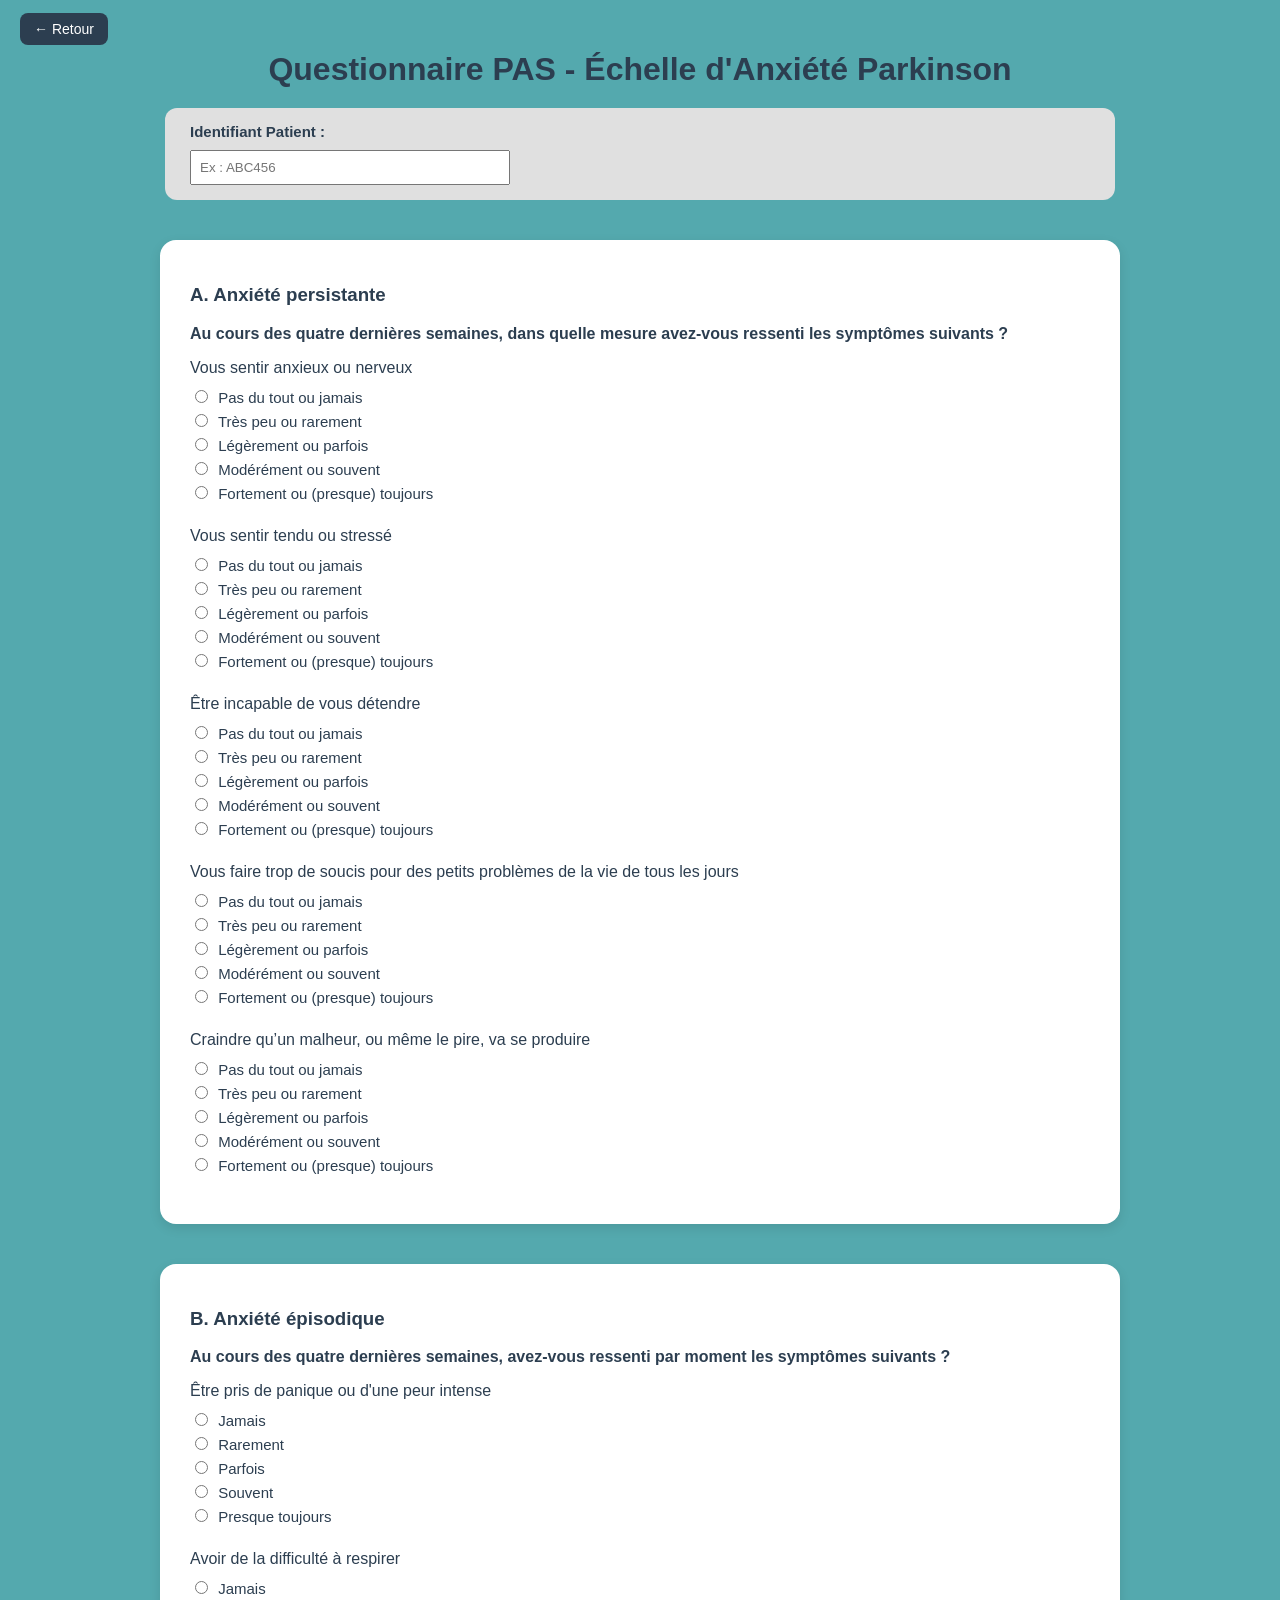
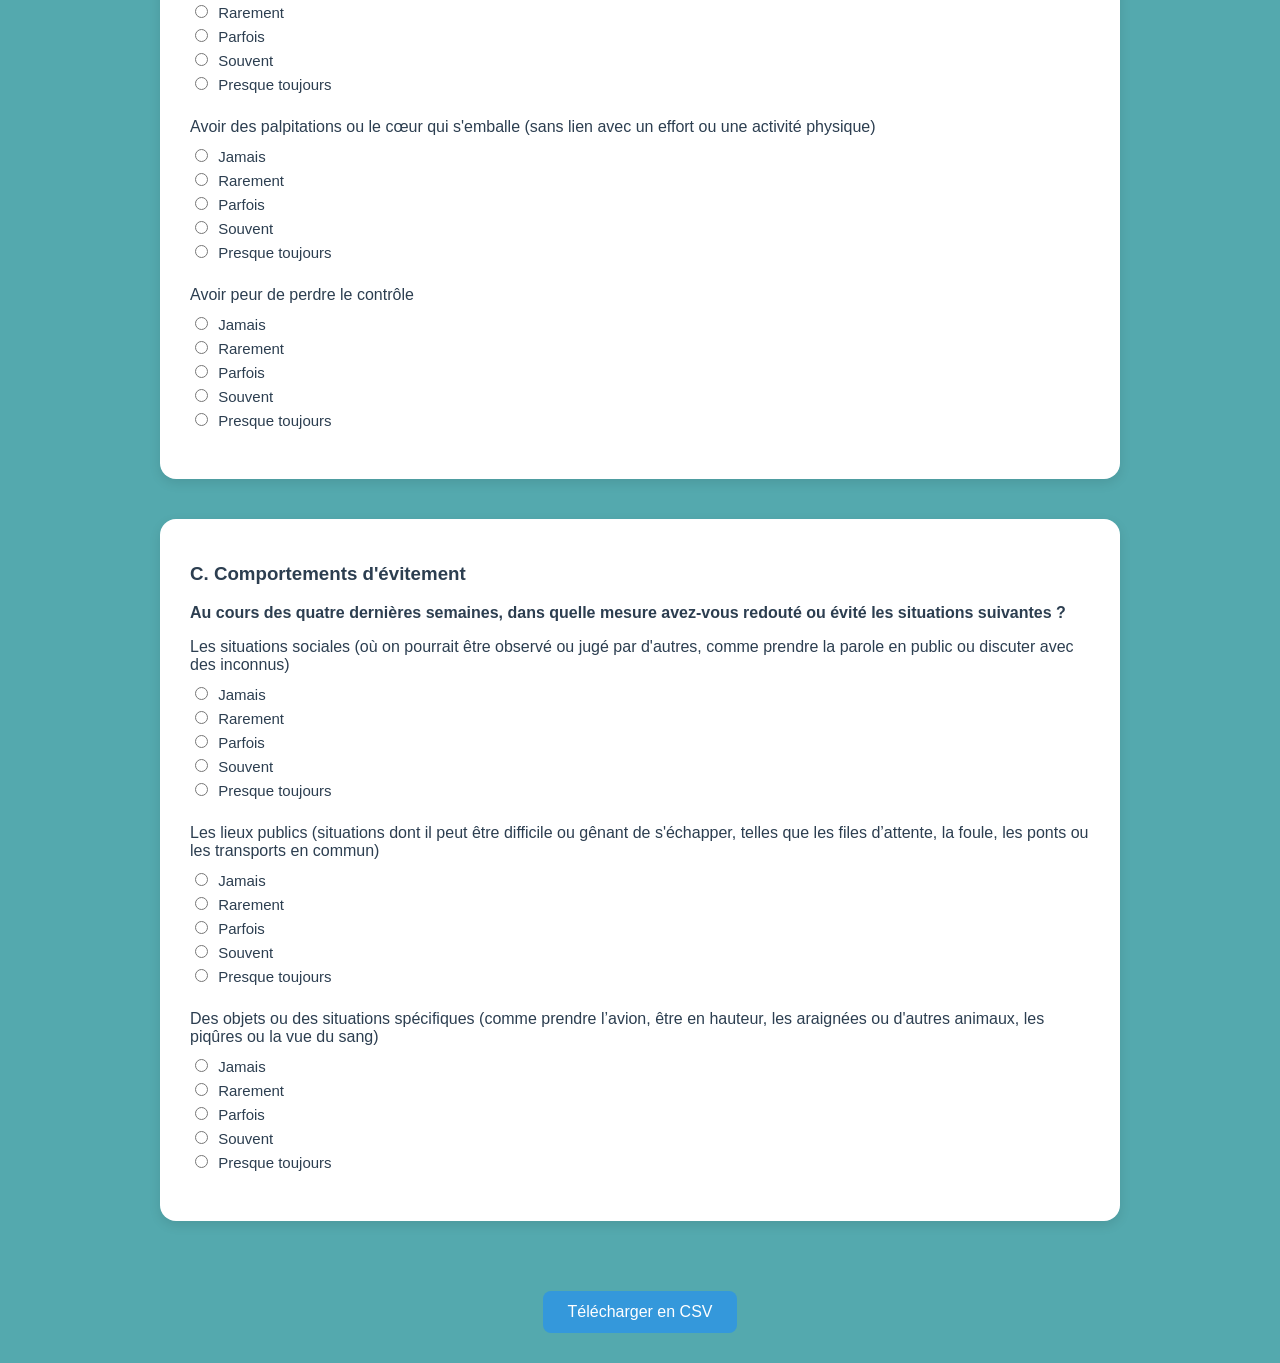
<file: quizz10.html>
<!DOCTYPE html>
<html lang="fr">
<head>
  <meta charset="UTF-8">
  <title>Questionnaire PAS - Échelle d'Anxiété Parkinson</title>
  <style>
    body {
      font-family: Arial, sans-serif;
      margin: 0;
      padding: 30px;
      background-color: #54A9AE;
      text-align: center;
      color: #2c3e50;
    }

    h1 {
      margin-bottom: 20px;
    }

    .identifiant {
      background: #e0e0e0;
      padding: 15px 25px;
      border-radius: 12px;
      text-align: left;
      max-width: 900px;
      margin: 0 auto 30px;
    }

    .identifiant label {
      font-weight: bold;
    }

    .identifiant input {
      width: 300px;
      padding: 8px;
      margin-top: 5px;
    }

    .retour {
      position: absolute;
      top: 20px;
      left: 20px;
    }

    .retour a {
      text-decoration: none;
      color: #ffffff;
      background-color: #2c3e50;
      padding: 8px 14px;
      border-radius: 8px;
      font-size: 14px;
      transition: background-color 0.3s ease;
    }

    .retour a:hover {
      background-color: #1a242f;
    }

    .question-block {
      background: #ffffff;
      border-radius: 16px;
      box-shadow: 0 4px 12px rgba(0, 0, 0, 0.1);
      padding: 25px 30px;
      margin: 40px auto;
      max-width: 900px;
      text-align: left;
    }

    .question-block p {
      font-size: 16px;
      font-weight: bold;
    }

    .sub-question {
      margin-bottom: 25px;
    }

    .sub-question p {
      margin-bottom: 10px;
      font-weight: normal;
    }

    label {
      display: block;
      margin-bottom: 5px;
      cursor: pointer;
      font-size: 15px;
    }

    input[type="radio"] {
      margin-right: 6px;
    }

    button {
      background-color: #3498db;
      color: white;
      border: none;
      padding: 12px 25px;
      border-radius: 8px;
      cursor: pointer;
      font-size: 16px;
      margin-top: 30px;
      transition: background-color 0.3s ease;
    }

    button:hover {
      background-color: #2980b9;
    }
  </style>
</head>
<body>
  <div class="retour">
    <a href="index.html">← Retour</a>
  </div>

  <h1>Questionnaire PAS - Échelle d'Anxiété Parkinson</h1>

  <div class="identifiant">
    <label for="identifiant">Identifiant Patient :</label>
    <input type="text" id="identifiant" placeholder="Ex : ABC456">
  </div>

  <form id="pasForm">
    <div class="question-block">
      <h3>A. Anxiété persistante</h3>
      <p>Au cours des quatre dernières semaines, dans quelle mesure avez-vous ressenti les symptômes suivants ?</p>
      <div id="groupA"></div>
    </div>

    <div class="question-block">
      <h3>B. Anxiété épisodique</h3>
      <p>Au cours des quatre dernières semaines, avez-vous ressenti par moment les symptômes suivants ?</p>
      <div id="groupB"></div>
    </div>

    <div class="question-block">
      <h3>C. Comportements d'évitement</h3>
      <p>Au cours des quatre dernières semaines, dans quelle mesure avez-vous redouté ou évité les situations suivantes ?</p>
      <div id="groupC"></div>
    </div>

    <button type="button" onclick="generateCSV()">Télécharger en CSV</button>
  </form>

  <script>
    const groupA = [
      "Vous sentir anxieux ou nerveux",
      "Vous sentir tendu ou stressé",
      "Être incapable de vous détendre",
      "Vous faire trop de soucis pour des petits problèmes de la vie de tous les jours",
      "Craindre qu’un malheur, ou même le pire, va se produire"
    ];

    const groupB = [
      "Être pris de panique ou d'une peur intense",
      "Avoir de la difficulté à respirer",
      "Avoir des palpitations ou le cœur qui s'emballe (sans lien avec un effort ou une activité physique)",
      "Avoir peur de perdre le contrôle"
    ];

    const groupC = [
      "Les situations sociales (où on pourrait être observé ou jugé par d'autres, comme prendre la parole en public ou discuter avec des inconnus)",
      "Les lieux publics (situations dont il peut être difficile ou gênant de s'échapper, telles que les files d’attente, la foule, les ponts ou les transports en commun)",
      "Des objets ou des situations spécifiques (comme prendre l’avion, être en hauteur, les araignées ou d'autres animaux, les piqûres ou la vue du sang)"
    ];

    const responsesA = ["Pas du tout ou jamais", "Très peu ou rarement", "Légèrement ou parfois", "Modérément ou souvent", "Fortement ou (presque) toujours"];
    const responsesB = ["Jamais", "Rarement", "Parfois", "Souvent", "Presque toujours"];
    const responsesC = ["Jamais", "Rarement", "Parfois", "Souvent", "Presque toujours"];

    function renderGroup(containerId, questions, responses, groupId) {
      const container = document.getElementById(containerId);
      questions.forEach((q, idx) => {
        const div = document.createElement('div');
        div.classList.add('sub-question');
        div.innerHTML = `<p>${q}</p>` + responses.map((text, i) =>
          `<label><input type="radio" name="${groupId}-${idx}" value="${i}"> ${text}</label>`
        ).join("");
        container.appendChild(div);
      });
    }

    renderGroup("groupA", groupA, responsesA, "A");
    renderGroup("groupB", groupB, responsesB, "B");
    renderGroup("groupC", groupC, responsesC, "C");

    function generateCSV() {
      const id = document.getElementById("identifiant").value.trim();
      if (!id) {
        alert("Veuillez renseigner l'identifiant patient avant d’exporter.");
        return;
      }

      let csvContent = `Identifiant;${id}\n\nGroupe;Question;Réponse\n`;

      const groups = [
        { name: "A", questions: groupA },
        { name: "B", questions: groupB },
        { name: "C", questions: groupC }
      ];

      groups.forEach((group, groupIdx) => {
        group.questions.forEach((q, qIdx) => {
          const radios = document.getElementsByName(`${group.name}-${qIdx}`);
          let selected = "Non répondu";
          radios.forEach(r => { if (r.checked) selected = r.value; });
          csvContent += `"${group.name}";"${q}";"${selected}"\n`;
        });
      });

      const BOM = "\uFEFF";
      const blob = new Blob([BOM + csvContent], { type: 'text/csv;charset=utf-8;' });
      const link = document.createElement("a");
      link.href = URL.createObjectURL(blob);
      link.download = `${id}_PAS_resultats.csv`;
      document.body.appendChild(link);
      link.click();
      document.body.removeChild(link);
    }
  </script>
</body>
</html>
</file>
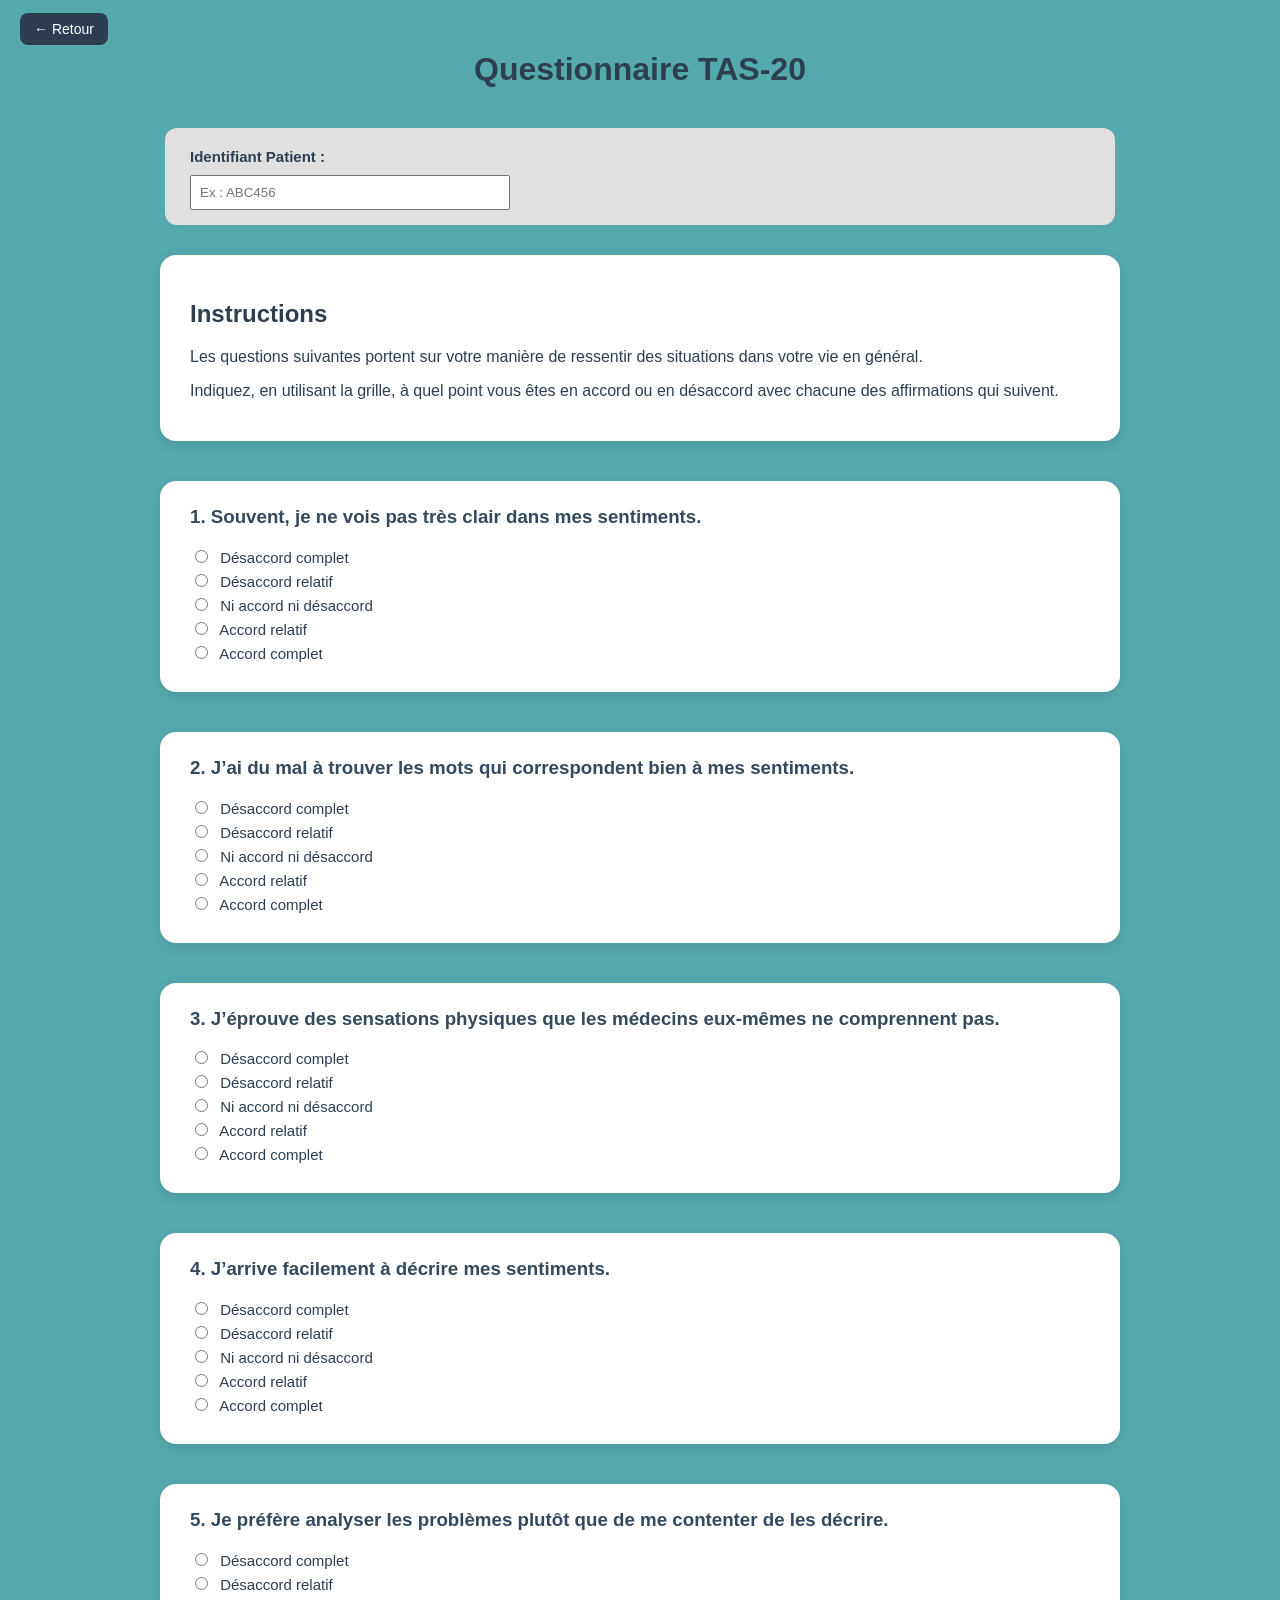
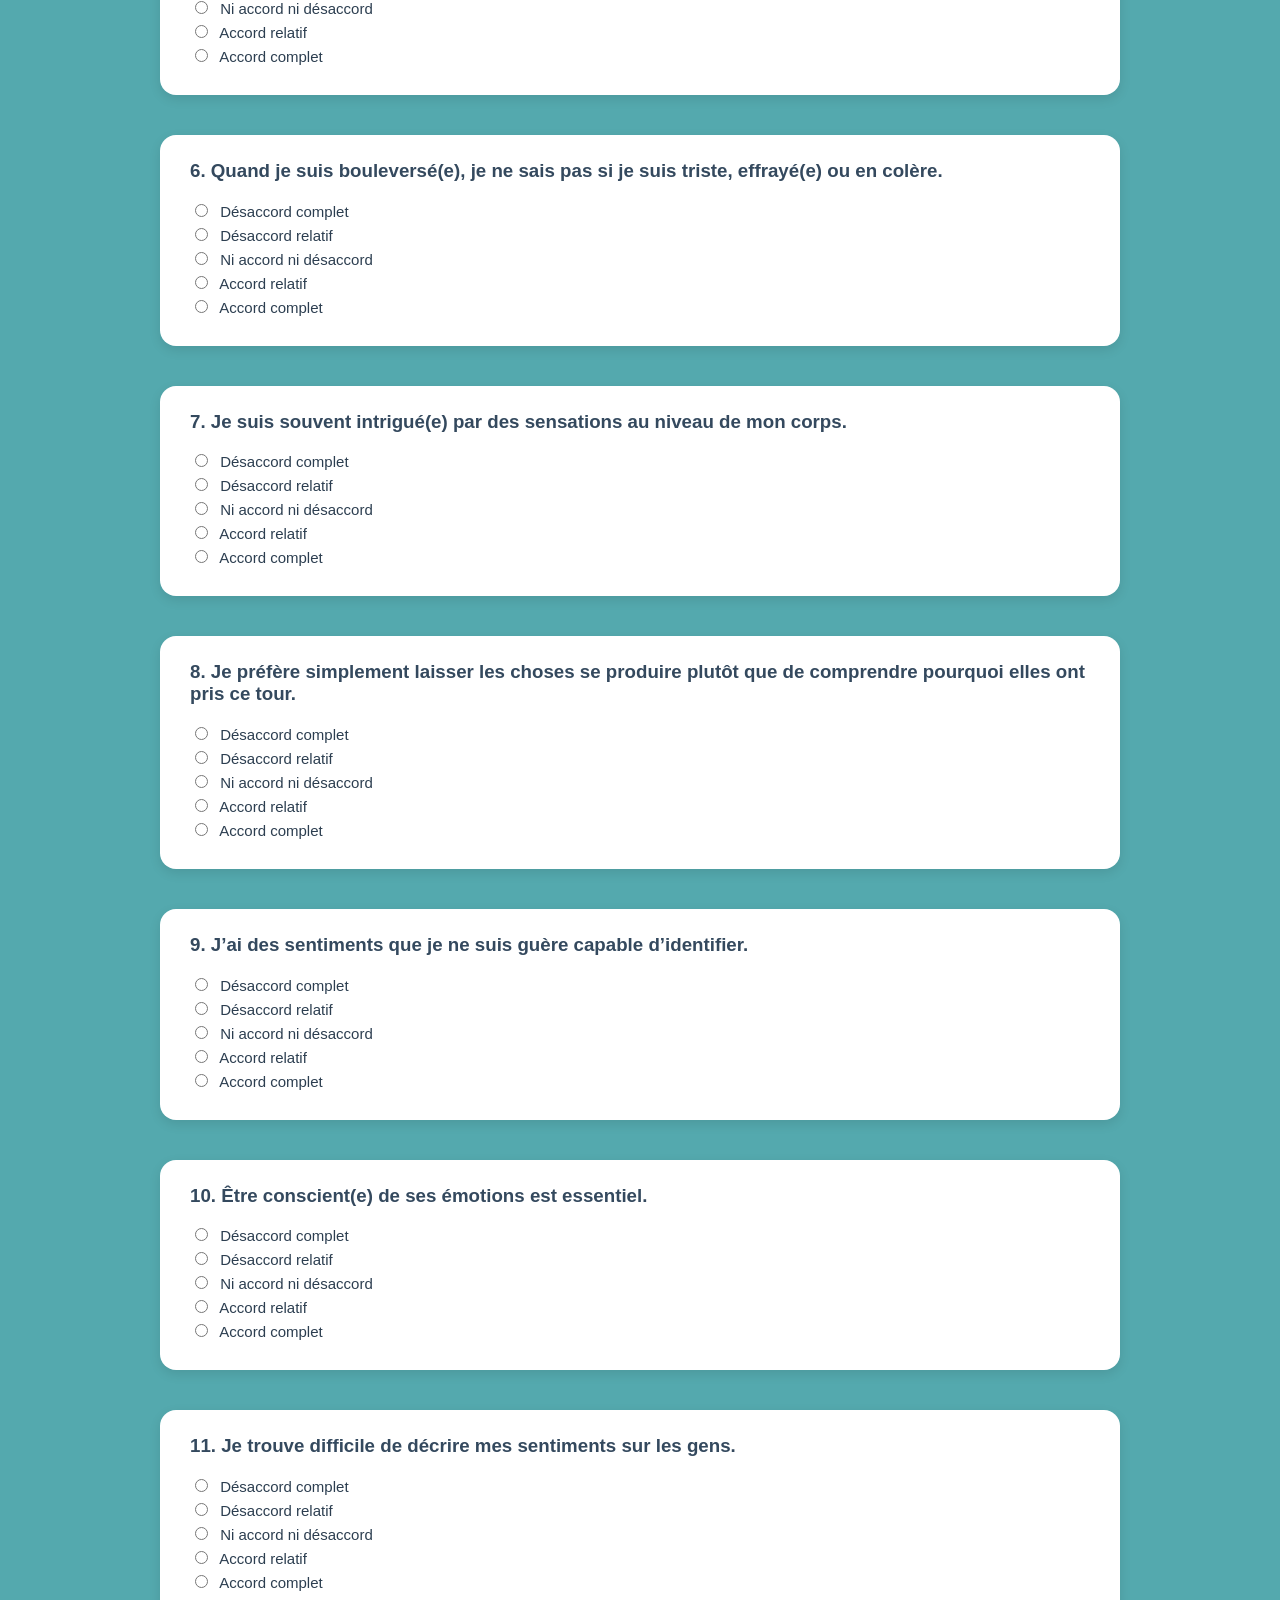
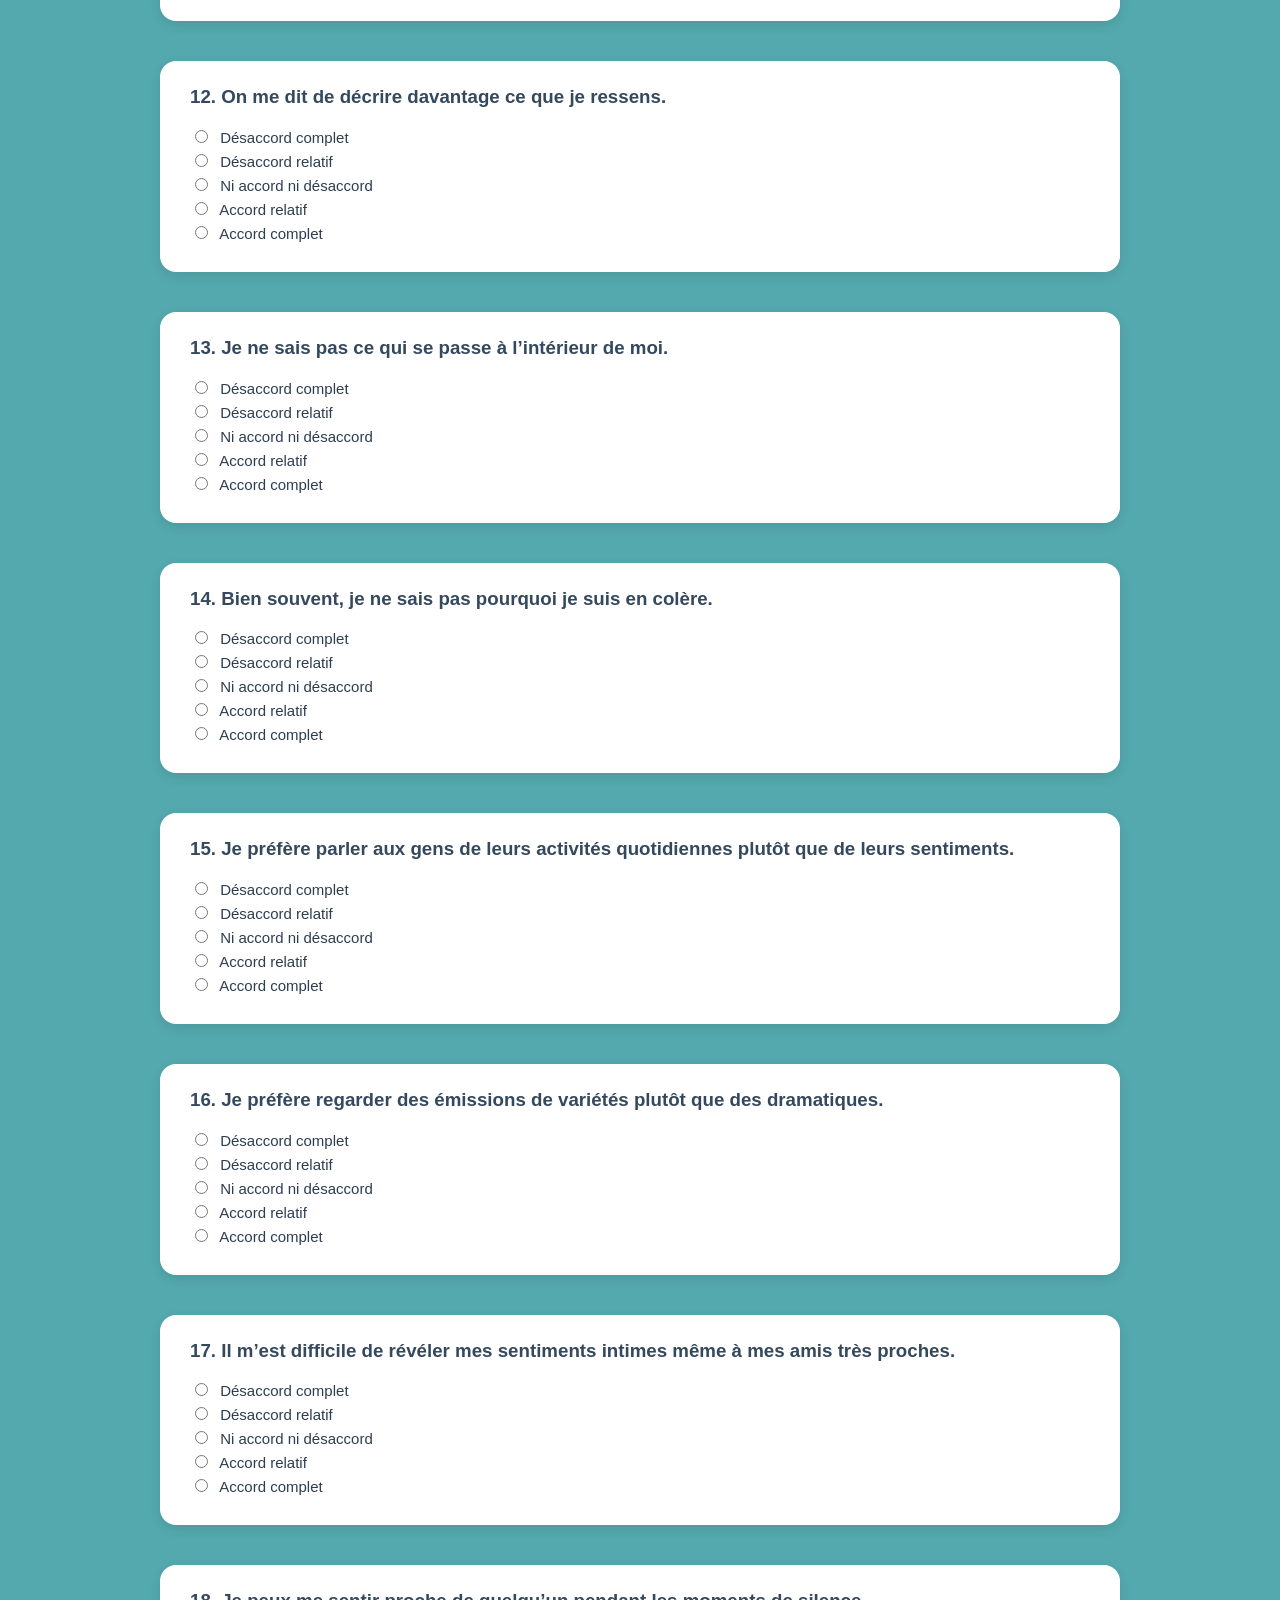
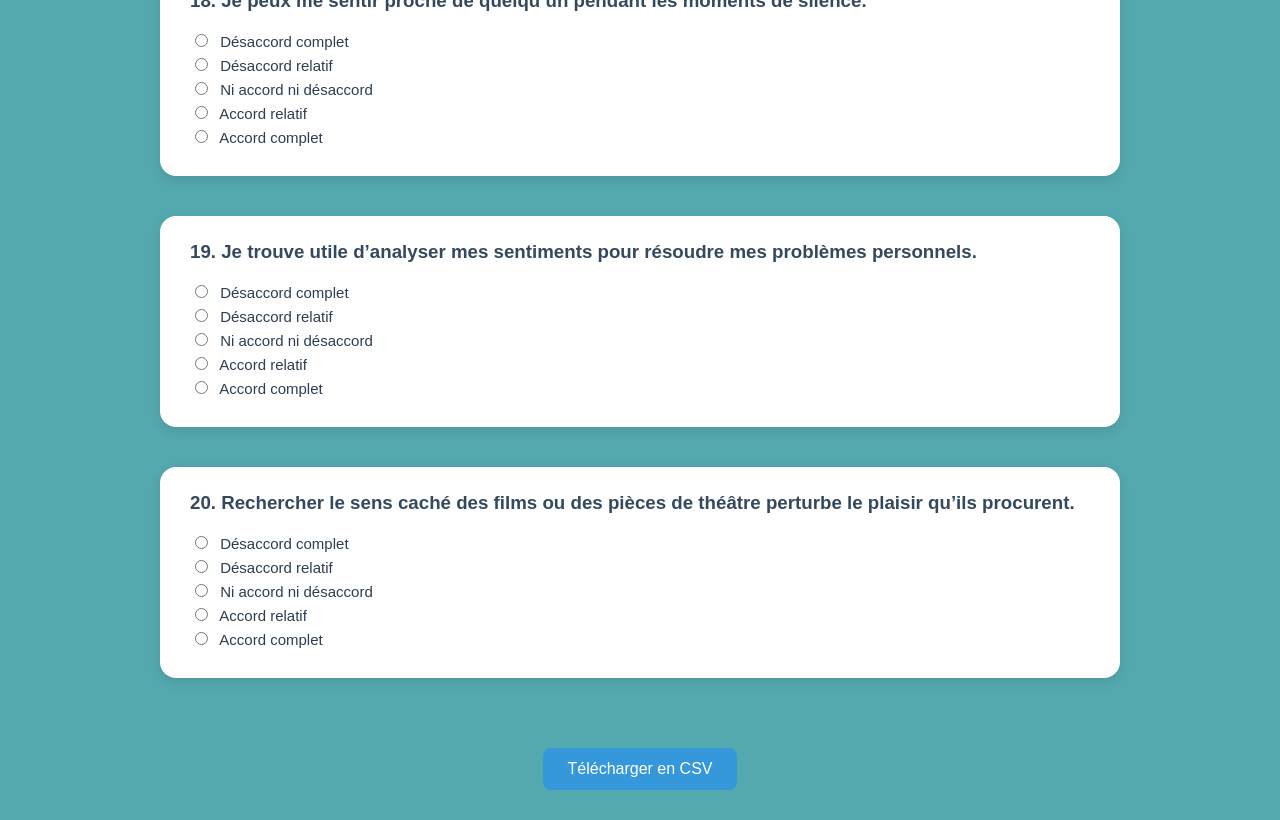
<file: quizz11.html>
<!DOCTYPE html>
<html lang="fr">
<head>
  <meta charset="UTF-8">
  <title>Questionnaire TAS-20</title>
  <style>
    body {
      font-family: Arial, sans-serif;
      margin: 0;
      padding: 30px;
      background-color: #54A9AE;
      text-align: center;
      color: #2c3e50;
    }

    h1 {
      text-align: center;
      margin-bottom: 40px;
      font-size: 32px;
      color: #2c3e50;
    }

    .retour {
      position: absolute;
      top: 20px;
      left: 20px;
    }

    .retour a {
      text-decoration: none;
      color: #ffffff;
      background-color: #2c3e50;
      padding: 8px 14px;
      border-radius: 8px;
      font-size: 14px;
      transition: background-color 0.3s ease;
    }

    .retour a:hover {
      background-color: #1a242f;
    }

    .identifiant {
      background: #e0e0e0;
      padding: 15px 25px;
      border-radius: 12px;
      text-align: left;
      max-width: 900px;
      margin: 0 auto 30px;
    }

    .identifiant label {
      font-weight: bold;
    }

    .identifiant input {
      width: 300px;
      padding: 8px;
      margin-top: 5px;
    }

    .instruction {
      background: #ffffff;
      border-radius: 16px;
      box-shadow: 0 4px 12px rgba(0, 0, 0, 0.1);
      padding: 25px 30px;
      margin: 30px auto;
      max-width: 900px;
      text-align: left;
    }

    .question-block {
      background: #ffffff;
      border-radius: 16px;
      box-shadow: 0 4px 12px rgba(0, 0, 0, 0.1);
      padding: 25px 30px;
      margin: 40px auto;
      max-width: 900px;
      text-align: left;
      transition: transform 0.2s ease;
    }

    .question-block:hover {
      transform: scale(1.01);
    }

    .question-block h3 {
      margin-top: 0;
      color: #34495e;
    }

    label {
      display: block;
      margin: 5px 0;
      cursor: pointer;
      font-size: 15px;
    }

    input[type="radio"] {
      margin-right: 8px;
    }

    button {
      background-color: #3498db;
      color: white;
      border: none;
      padding: 12px 25px;
      border-radius: 8px;
      cursor: pointer;
      font-size: 16px;
      margin-top: 30px;
      transition: background-color 0.3s ease;
    }

    button:hover {
      background-color: #2980b9;
    }
  </style>
</head>
<body>
  <div class="retour">
    <a href="index.html">← Retour</a>
  </div>

  <h1>Questionnaire TAS-20</h1>

  <div class="identifiant">
    <label for="identifiant">Identifiant Patient :</label>
    <input type="text" id="identifiant" placeholder="Ex : ABC456">
  </div>

  <div class="instruction">
    <h2>Instructions</h2>
    <p>Les questions suivantes portent sur votre manière de ressentir des situations dans votre vie en général.</p>
    <p>Indiquez, en utilisant la grille, à quel point vous êtes en accord ou en désaccord avec chacune des affirmations qui suivent.</p>
  </div>

  <form id="tasForm">
    <div id="questions"></div>
    <button type="button" onclick="generateCSV()">Télécharger en CSV</button>
  </form>

  <script>
    const questions = [
      "Souvent, je ne vois pas très clair dans mes sentiments.",
      "J’ai du mal à trouver les mots qui correspondent bien à mes sentiments.",
      "J’éprouve des sensations physiques que les médecins eux-mêmes ne comprennent pas.",
      "J’arrive facilement à décrire mes sentiments.",
      "Je préfère analyser les problèmes plutôt que de me contenter de les décrire.",
      "Quand je suis bouleversé(e), je ne sais pas si je suis triste, effrayé(e) ou en colère.",
      "Je suis souvent intrigué(e) par des sensations au niveau de mon corps.",
      "Je préfère simplement laisser les choses se produire plutôt que de comprendre pourquoi elles ont pris ce tour.",
      "J’ai des sentiments que je ne suis guère capable d’identifier.",
      "Être conscient(e) de ses émotions est essentiel.",
      "Je trouve difficile de décrire mes sentiments sur les gens.",
      "On me dit de décrire davantage ce que je ressens.",
      "Je ne sais pas ce qui se passe à l’intérieur de moi.",
      "Bien souvent, je ne sais pas pourquoi je suis en colère.",
      "Je préfère parler aux gens de leurs activités quotidiennes plutôt que de leurs sentiments.",
      "Je préfère regarder des émissions de variétés plutôt que des dramatiques.",
      "Il m’est difficile de révéler mes sentiments intimes même à mes amis très proches.",
      "Je peux me sentir proche de quelqu’un pendant les moments de silence.",
      "Je trouve utile d’analyser mes sentiments pour résoudre mes problèmes personnels.",
      "Rechercher le sens caché des films ou des pièces de théâtre perturbe le plaisir qu’ils procurent."
    ];

    const reversedItems = [4, 5, 10, 18, 19];

    const choices = [
      "Désaccord complet",
      "Désaccord relatif",
      "Ni accord ni désaccord",
      "Accord relatif",
      "Accord complet"
    ];

    const container = document.getElementById("questions");

    questions.forEach((q, idx) => {
      const div = document.createElement("div");
      div.classList.add("question-block");
      div.innerHTML = `<h3>${idx + 1}. ${q}</h3>` +
        choices.map((choice, i) =>
          `<label><input type="radio" name="q${idx}" value="${i + 1}"> ${choice}</label>`
        ).join("");
      container.appendChild(div);
    });

    function generateCSV() {
      const id = document.getElementById("identifiant").value.trim();
      if (!id) {
        alert("Veuillez renseigner l'identifiant patient.");
        return;
      }

      let csv = `Identifiant;${id}\nNuméro;Question;Réponse\n`;

      questions.forEach((q, idx) => {
        const radios = document.getElementsByName(`q${idx}`);
        let selected = "Non répondu";
        radios.forEach(r => { if (r.checked) selected = r.value; });

        // inversion si question dans la liste
        if (selected !== "Non répondu" && reversedItems.includes(idx + 1)) {
          selected = 6 - selected; // inverse échelle 1–5
        }

        csv += `"${idx + 1}";"${q}";"${selected}"\n`;
      });

      const BOM = "\uFEFF";
      const blob = new Blob([BOM + csv], { type: 'text/csv;charset=utf-8;' });
      const link = document.createElement("a");
      link.href = URL.createObjectURL(blob);
      link.download = `${id}_TAS20_resultats.csv`;
      document.body.appendChild(link);
      link.click();
      document.body.removeChild(link);
    }
  </script>
</body>
</html>
</file>
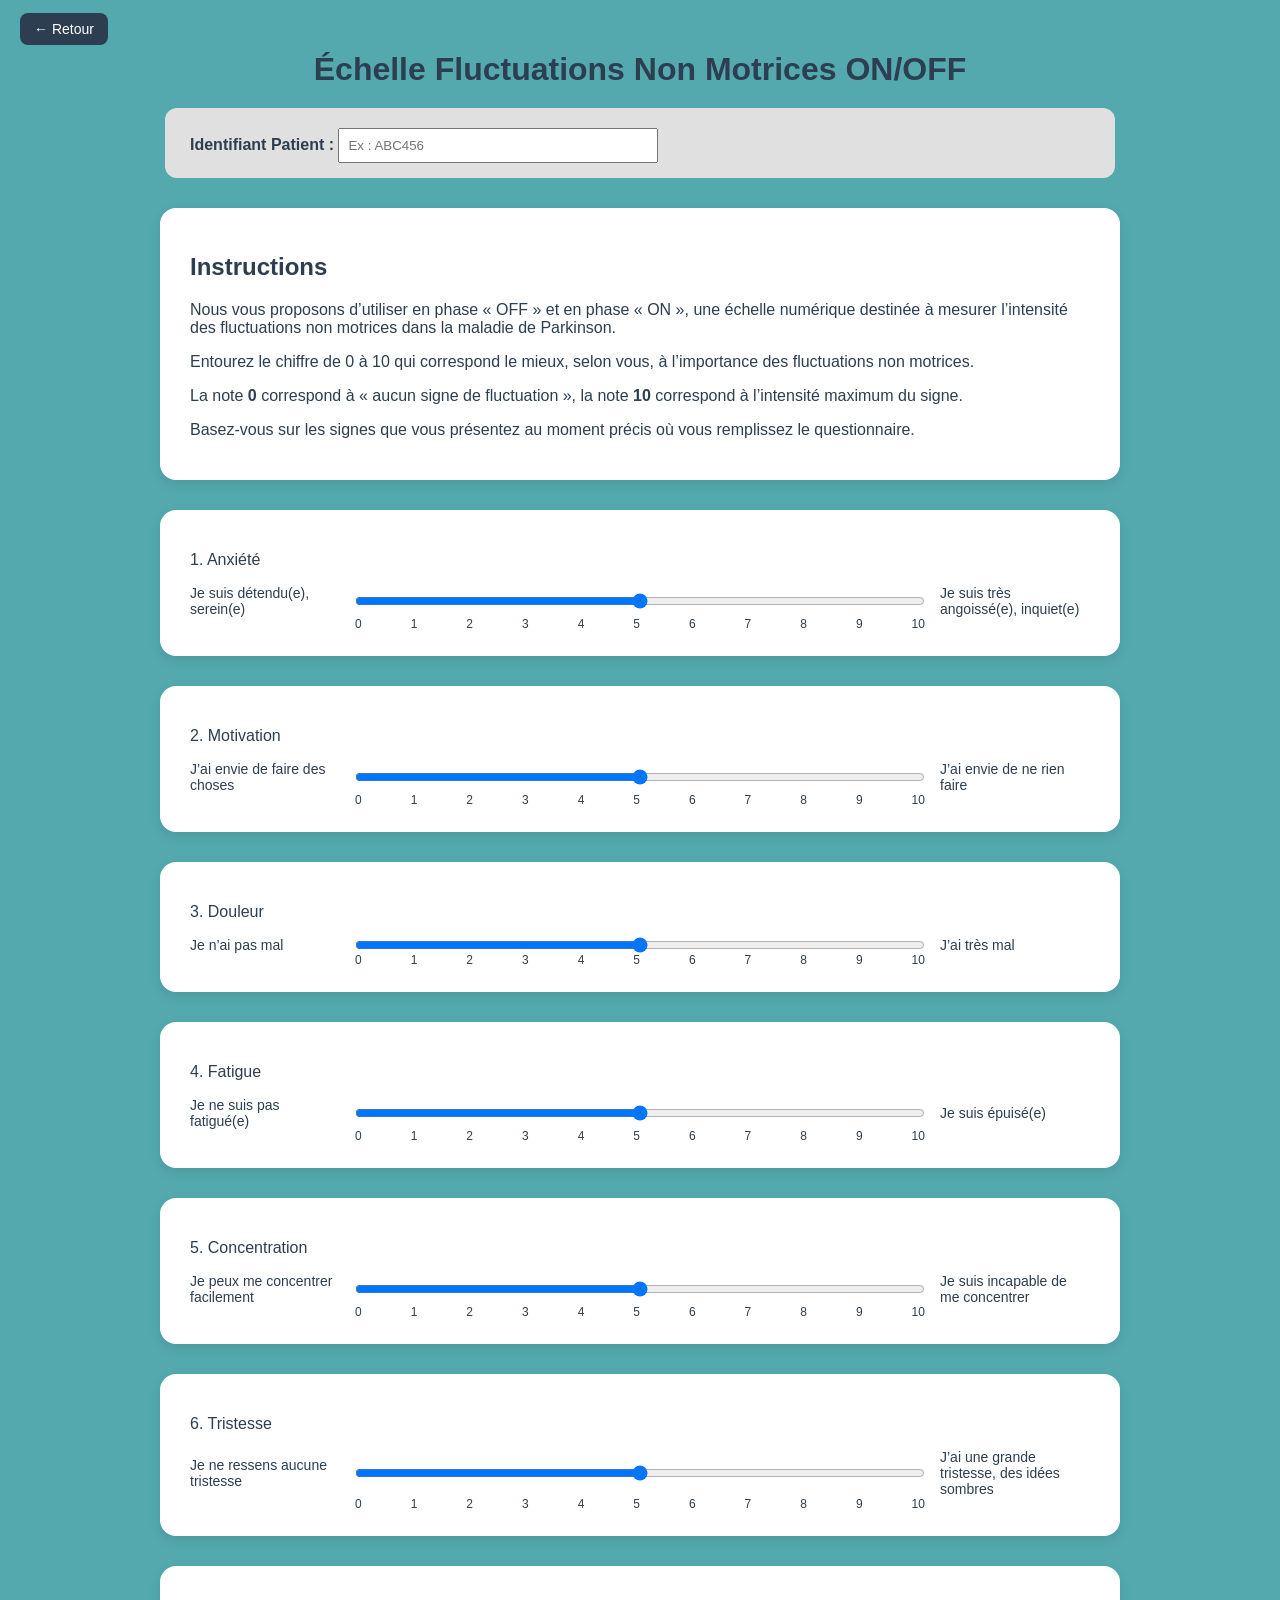
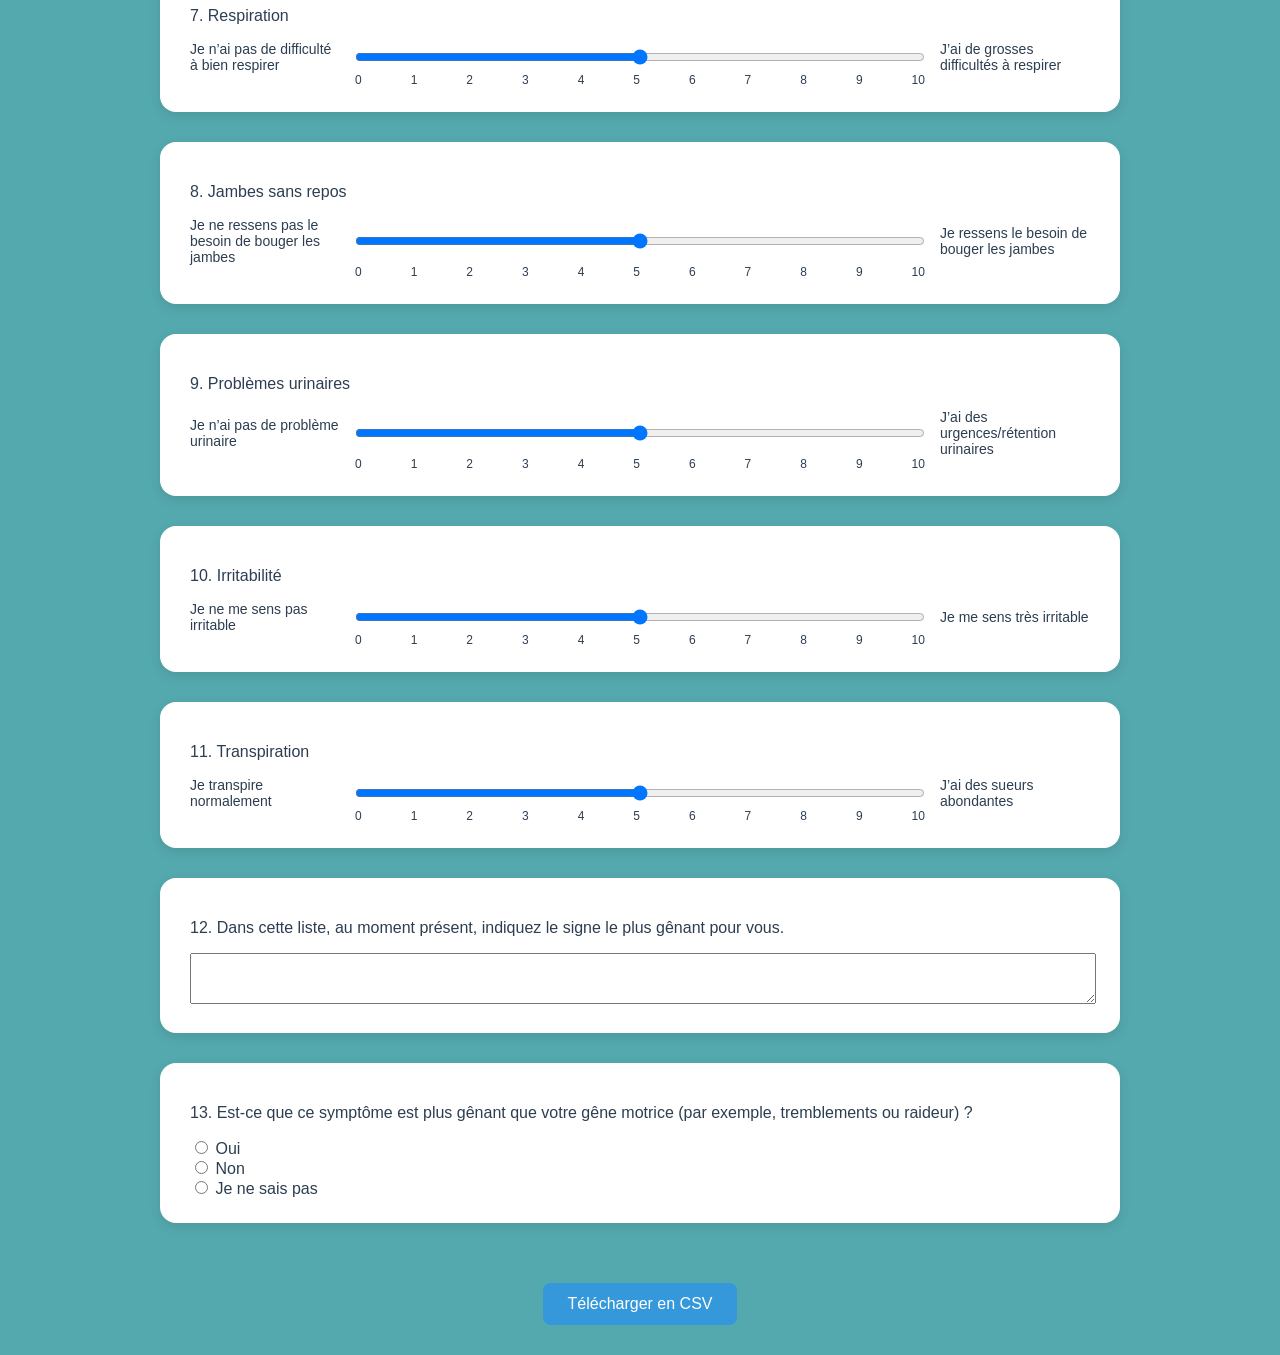
<file: quizz12.html>
<!DOCTYPE html>
<html lang="fr">
<head>
  <meta charset="UTF-8">
  <title>Échelle Fluctuations Non Motrices ON/OFF</title>
  <style>
    body {
      font-family: Arial, sans-serif;
      margin: 0;
      padding: 30px;
      background-color: #54A9AE;
      text-align: center;
      color: #2c3e50;
    }
    h1 {
      margin-bottom: 20px;
    }
    .identifiant {
      background: #e0e0e0;
      padding: 15px 25px;
      border-radius: 12px;
      text-align: left;
      max-width: 900px;
      margin: 0 auto 30px;
    }
    .identifiant label { font-weight: bold; }
    .identifiant input {
      width: 300px;
      padding: 8px;
      margin-top: 5px;
    }
    .instruction {
      background: #ffffff;
      border-radius: 16px;
      box-shadow: 0 4px 12px rgba(0,0,0,0.1);
      padding: 25px 30px;
      margin: 30px auto;
      max-width: 900px;
      text-align: left;
    }
    .question-block {
      background: #ffffff;
      border-radius: 16px;
      box-shadow: 0 4px 12px rgba(0, 0, 0, 0.1);
      padding: 25px 30px;
      margin: 30px auto;
      max-width: 900px;
      text-align: left;
    }
    .slider-container {
      display: flex;
      align-items: center;
      justify-content: space-between;
      margin-top: 15px;
    }
    .slider-container span {
      width: 150px;
      font-size: 14px;
    }
    input[type="range"] {
      flex: 1;
      margin: 0 15px;
    }
    .ticks {
      display: flex;
      justify-content: space-between;
      font-size: 12px;
      padding: 0 165px;
    }
    button {
      background-color: #3498db;
      color: white;
      border: none;
      padding: 12px 25px;
      border-radius: 8px;
      cursor: pointer;
      font-size: 16px;
      margin-top: 30px;
      transition: background-color 0.3s ease;
    }
    button:hover {
      background-color: #2980b9;
    }
    .retour {
      position: absolute;
      top: 20px;
      left: 20px;
    }
    .retour a {
      text-decoration: none;
      color: #ffffff;
      background-color: #2c3e50;
      padding: 8px 14px;
      border-radius: 8px;
      font-size: 14px;
      transition: background-color 0.3s ease;
    }
    .retour a:hover {
      background-color: #1a242f;
    }
  </style>
</head>
<body>
  <div class="retour">
    <a href="index.html">← Retour</a>
  </div>

  <h1>Échelle Fluctuations Non Motrices ON/OFF</h1>

  <div class="identifiant">
    <label for="identifiant">Identifiant Patient :</label>
    <input type="text" id="identifiant" placeholder="Ex : ABC456">
  </div>

  <div class="instruction">
    <h2>Instructions</h2>
    <p>Nous vous proposons d’utiliser en phase « OFF » et en phase « ON », une échelle numérique destinée à mesurer l’intensité des fluctuations non motrices dans la maladie de Parkinson.</p>
    <p>Entourez le chiffre de 0 à 10 qui correspond le mieux, selon vous, à l’importance des fluctuations non motrices.</p>
    <p>La note <strong>0</strong> correspond à « aucun signe de fluctuation », la note <strong>10</strong> correspond à l’intensité maximum du signe.</p>
    <p>Basez-vous sur les signes que vous présentez au moment précis où vous remplissez le questionnaire.</p>
  </div>

  <form id="fnmForm">
    <div id="questions"></div>
    <button type="button" onclick="generateCSV()">Télécharger en CSV</button>
  </form>

  <script>
    const questions = [
      {label: "Anxiété", left: "Je suis détendu(e), serein(e)", right: "Je suis très angoissé(e), inquiet(e)"},
      {label: "Motivation", left: "J’ai envie de faire des choses", right: "J’ai envie de ne rien faire"},
      {label: "Douleur", left: "Je n’ai pas mal", right: "J’ai très mal"},
      {label: "Fatigue", left: "Je ne suis pas fatigué(e)", right: "Je suis épuisé(e)"},
      {label: "Concentration", left: "Je peux me concentrer facilement", right: "Je suis incapable de me concentrer"},
      {label: "Tristesse", left: "Je ne ressens aucune tristesse", right: "J’ai une grande tristesse, des idées sombres"},
      {label: "Respiration", left: "Je n’ai pas de difficulté à bien respirer", right: "J’ai de grosses difficultés à respirer"},
      {label: "Jambes sans repos", left: "Je ne ressens pas le besoin de bouger les jambes", right: "Je ressens le besoin de bouger les jambes"},
      {label: "Problèmes urinaires", left: "Je n’ai pas de problème urinaire", right: "J’ai des urgences/rétention urinaires"},
      {label: "Irritabilité", left: "Je ne me sens pas irritable", right: "Je me sens très irritable"},
      {label: "Transpiration", left: "Je transpire normalement", right: "J’ai des sueurs abondantes"},
      {label: "Dans cette liste, au moment présent, indiquez le signe le plus gênant pour vous.", type: "textarea"},
      {label: "Est-ce que ce symptôme est plus gênant que votre gêne motrice (par exemple, tremblements ou raideur) ?", type: "radio",
       options: [
         {label: "Oui", value: "1"},
         {label: "Non", value: "2"},
         {label: "Je ne sais pas", value: "3"}
       ]}
    ];

    const container = document.getElementById("questions");
    questions.forEach((q, index) => {
      const div = document.createElement("div");
      div.classList.add("question-block");

      if (index < 11) {
        div.innerHTML = `
          <p>${index + 1}. ${q.label}</p>
          <div class="slider-container">
            <span>${q.left}</span>
            <input type="range" name="q${index}" min="0" max="10" value="5">
            <span>${q.right}</span>
          </div>
          <div class="ticks">${Array.from({length: 11}, (_, i) => `<span>${i}</span>`).join("")}</div>
        `;
      } else if (q.type === "textarea") {
        div.innerHTML = `
          <p>${index + 1}. ${q.label}</p>
          <textarea name="q${index}" rows="3" style="width:100%;"></textarea>
        `;
      } else if (q.type === "radio") {
        div.innerHTML = `
          <p>${index + 1}. ${q.label}</p>
          ${q.options.map(opt => `
            <label><input type="radio" name="q${index}" value="${opt.value}"> ${opt.label}</label><br>
          `).join("")}
        `;
      }

      container.appendChild(div);
    });

    function generateCSV() {
      const id = document.getElementById("identifiant").value.trim();
      if (!id) {
        alert("Veuillez renseigner l'identifiant patient avant d’exporter.");
        return;
      }

      let csvContent = `Identifiant;${id}\n\nNuméro;Question;Réponse\n`;
      questions.forEach((q, i) => {
        let selected = "Non répondu";
        if (i < 11) {
          const slider = document.querySelector(`input[name="q${i}"]`);
          selected = slider ? slider.value : "Non répondu";
        } else if (q.type === "textarea") {
          const txt = document.querySelector(`textarea[name="q${i}"]`).value.trim();
          selected = txt || "Non répondu";
        } else if (q.type === "radio") {
          const radios = document.getElementsByName(`q${i}`);
          radios.forEach(r => { if (r.checked) selected = r.value; });
        }
        csvContent += `"${i + 1}";"${q.label}";"${selected}"\n`;
      });

      const BOM = "\uFEFF";
      const blob = new Blob([BOM + csvContent], { type: 'text/csv;charset=utf-8;' });
      const link = document.createElement("a");
      link.href = URL.createObjectURL(blob);
      link.download = `${id}_FNM_resultats.csv`;
      document.body.appendChild(link);
      link.click();
      document.body.removeChild(link);
    }
  </script>
</body>
</html>
</file>
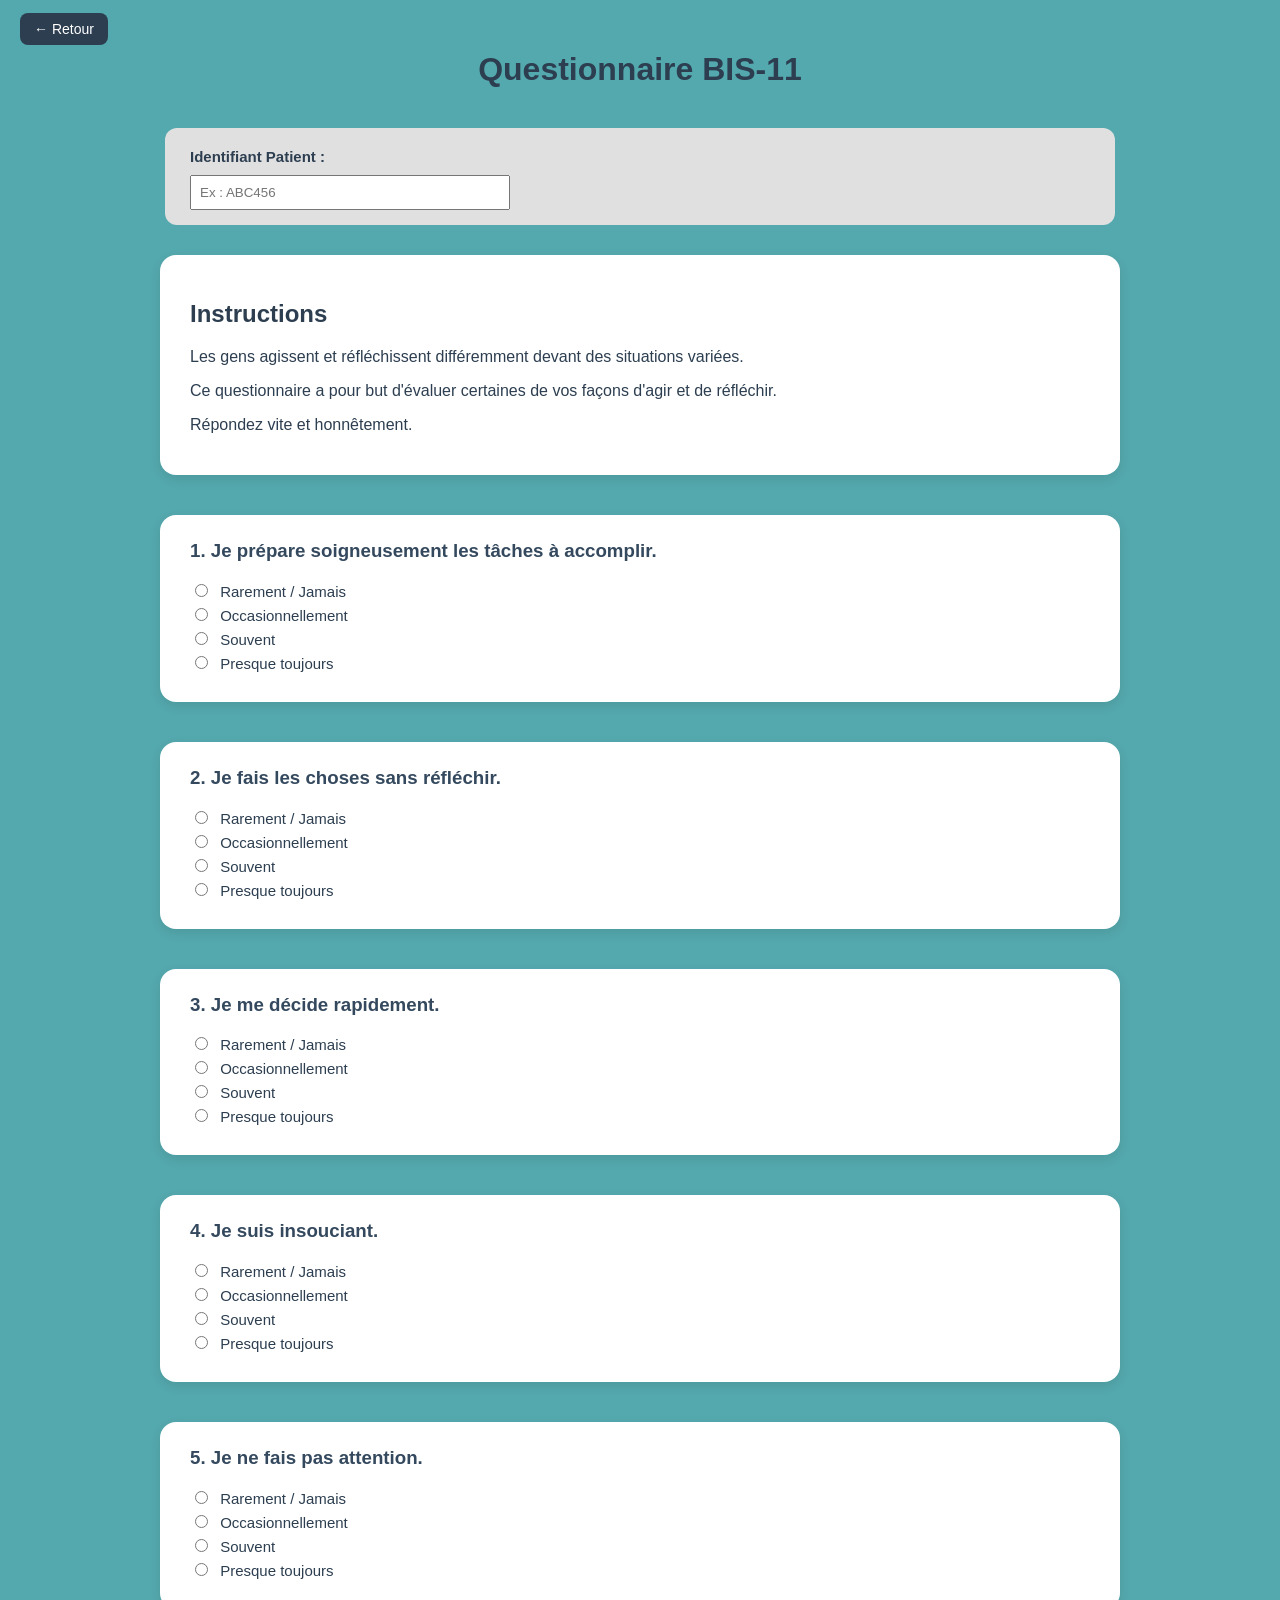
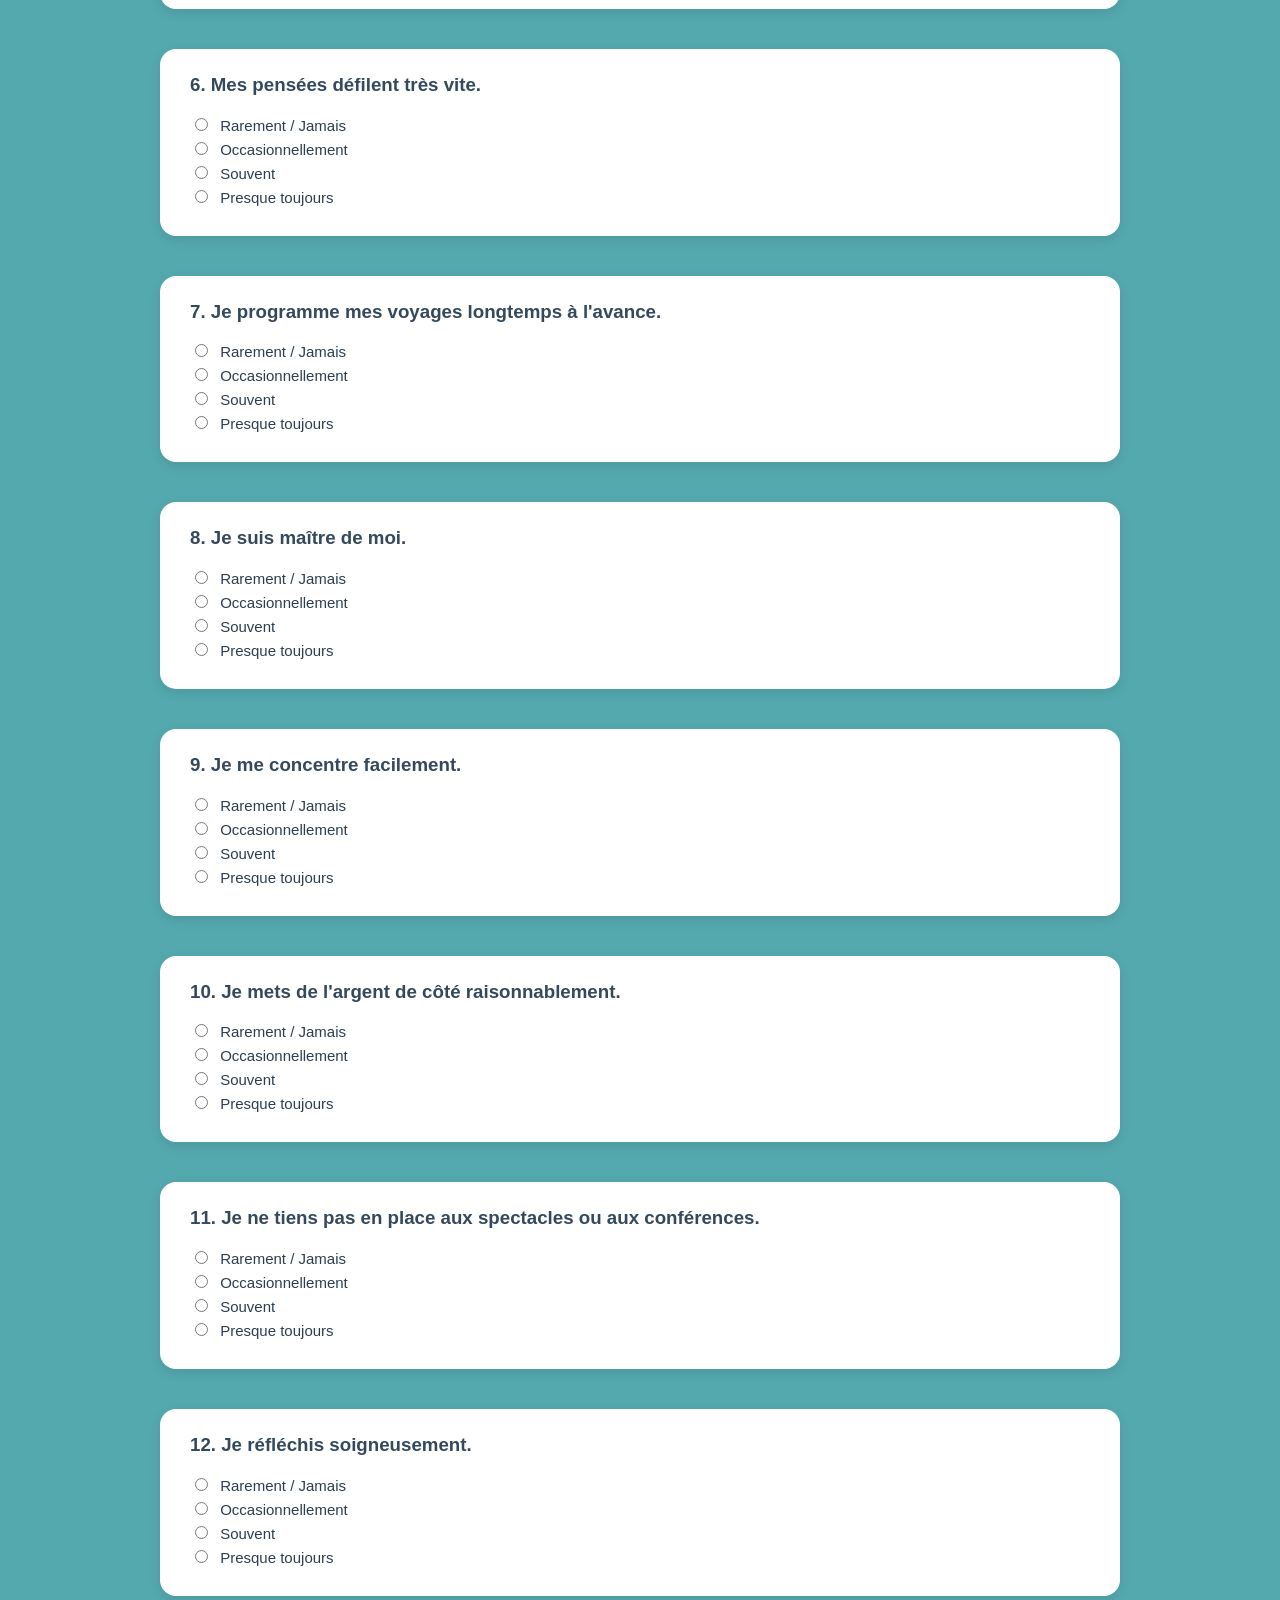
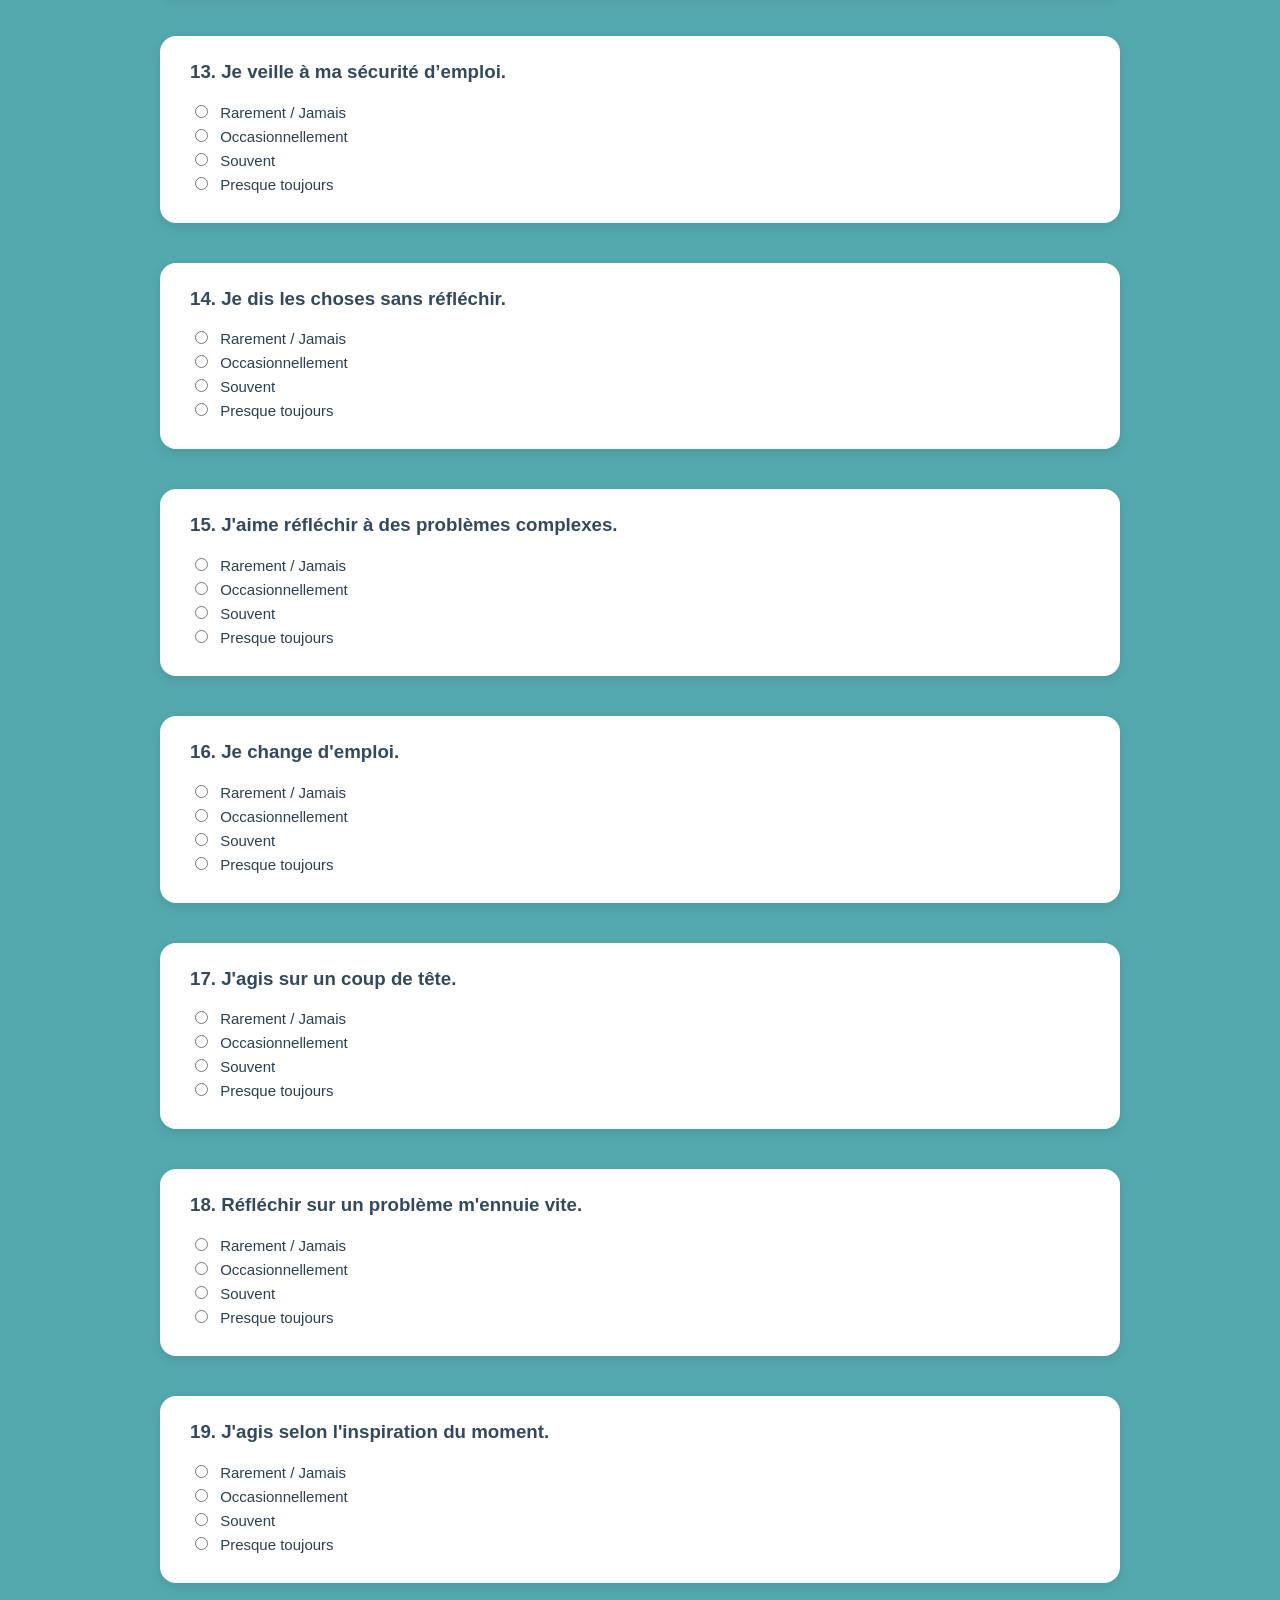
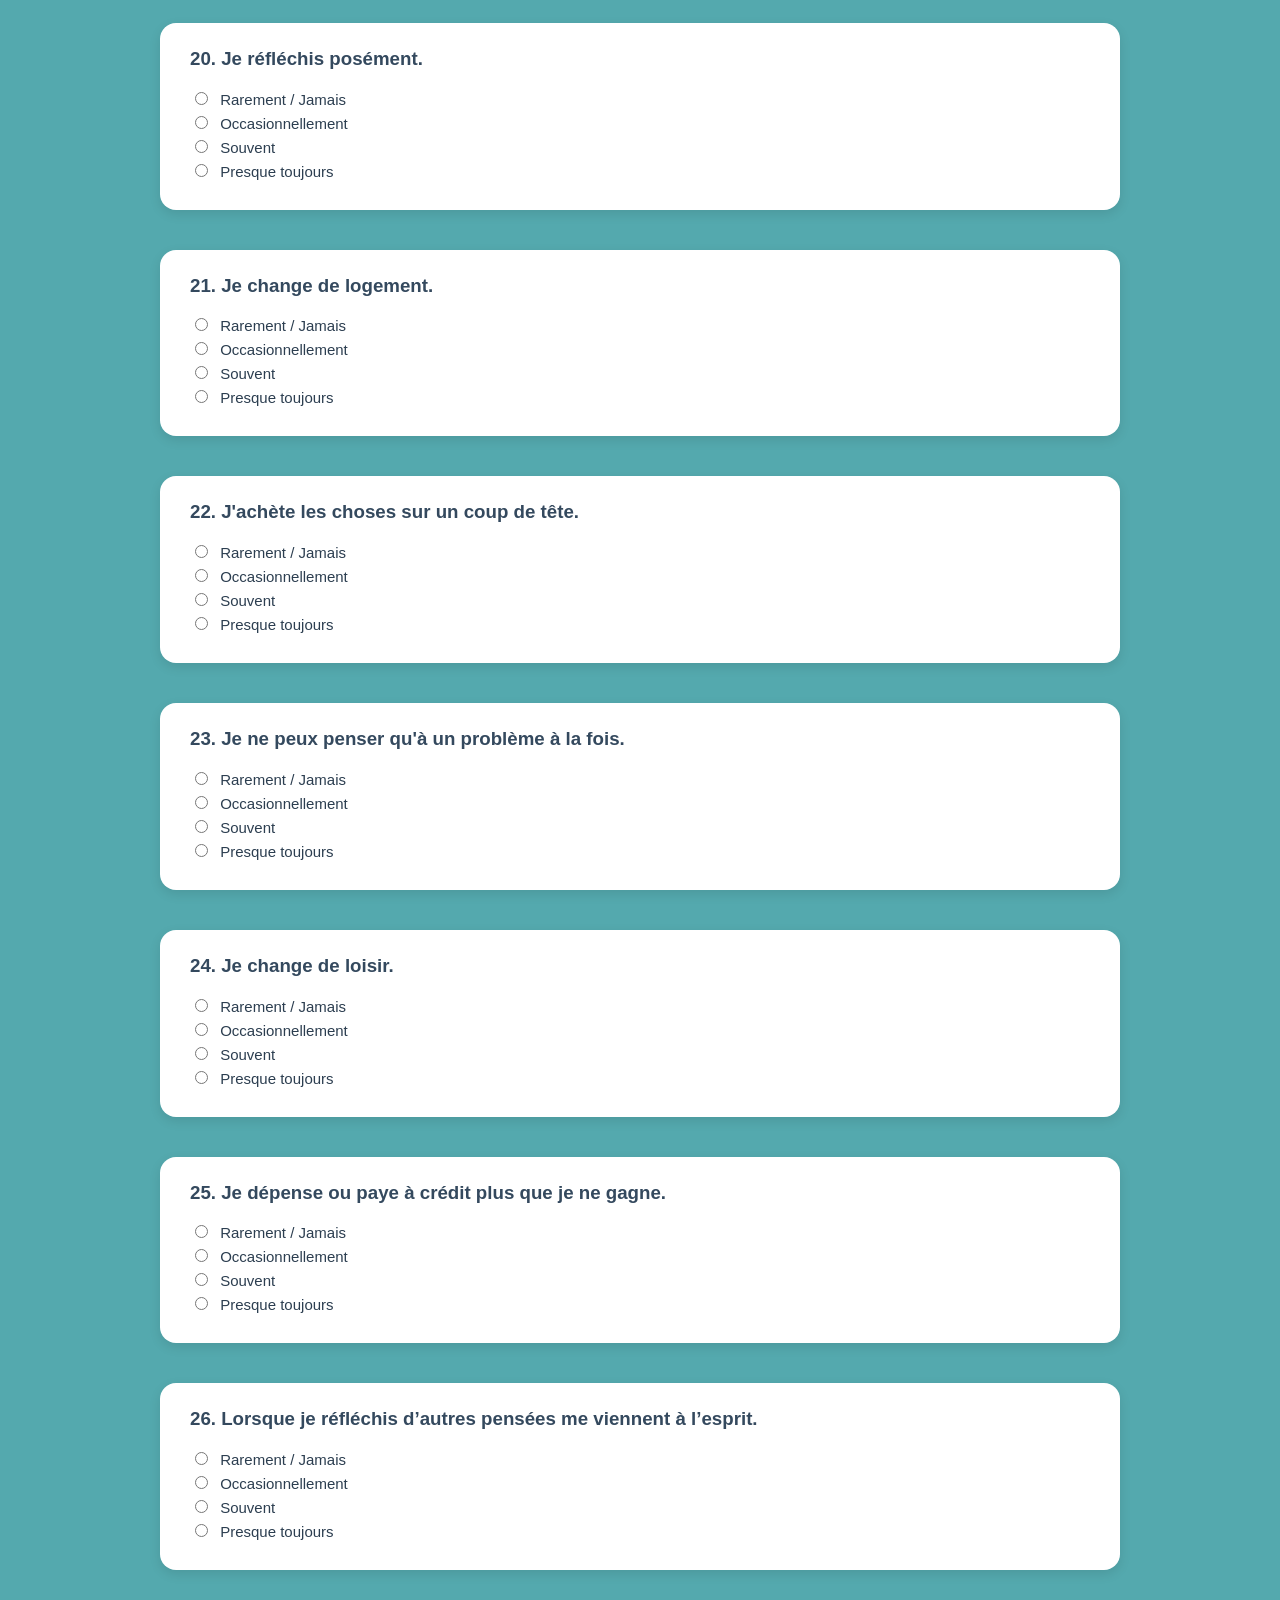
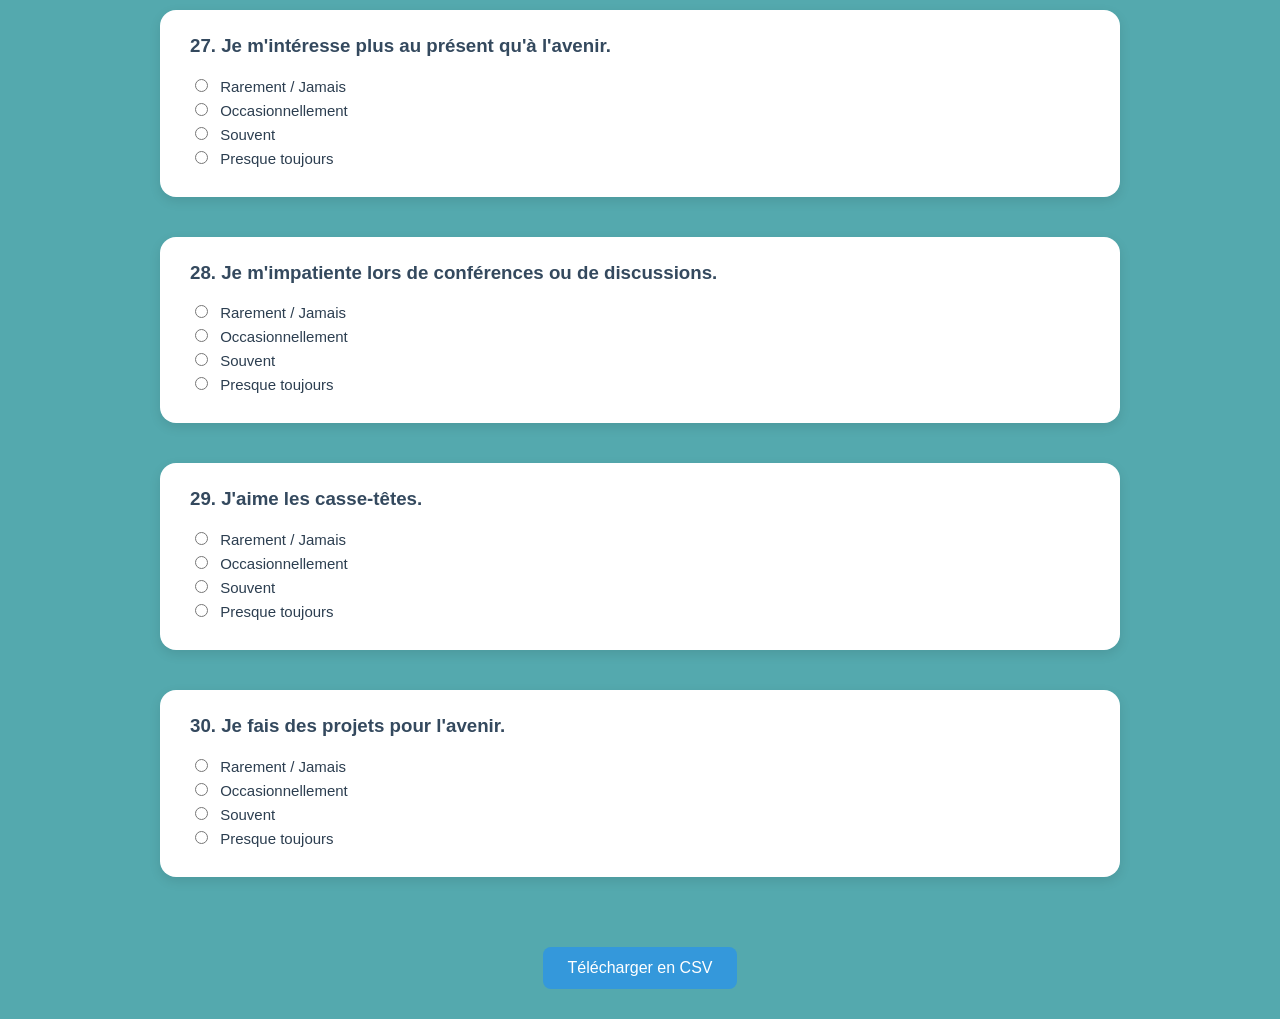
<file: quizz13.html>
<!DOCTYPE html>
<html lang="fr">
<head>
  <meta charset="UTF-8">
  <title>Questionnaire BIS-11</title>
  <style>
    body {
      font-family: Arial, sans-serif;
      margin: 0;
      padding: 30px;
      background-color: #54A9AE;
      text-align: center;
      color: #2c3e50;
    }

    h1 {
      text-align: center;
      margin-bottom: 40px;
      font-size: 32px;
      color: #2c3e50;
    }

    .retour {
      position: absolute;
      top: 20px;
      left: 20px;
    }

    .retour a {
      text-decoration: none;
      color: #ffffff;
      background-color: #2c3e50;
      padding: 8px 14px;
      border-radius: 8px;
      font-size: 14px;
      transition: background-color 0.3s ease;
    }

    .retour a:hover {
      background-color: #1a242f;
    }

    .identifiant {
      background: #e0e0e0;
      padding: 15px 25px;
      border-radius: 12px;
      text-align: left;
      max-width: 900px;
      margin: 0 auto 30px;
    }

    .identifiant label { font-weight: bold; }
    .identifiant input {
      width: 300px;
      padding: 8px;
      margin-top: 5px;
    }

    .instruction {
      background: #ffffff;
      border-radius: 16px;
      box-shadow: 0 4px 12px rgba(0,0,0,0.1);
      padding: 25px 30px;
      margin: 30px auto;
      max-width: 900px;
      text-align: left;
    }

    .question-block {
      background: #ffffff;
      border-radius: 16px;
      box-shadow: 0 4px 12px rgba(0, 0, 0, 0.1);
      padding: 25px 30px;
      margin: 40px auto;
      max-width: 900px;
      text-align: left;
      transition: transform 0.2s ease;
    }

    .question-block:hover { transform: scale(1.01); }

    .question-block h3 {
      margin-top: 0;
      color: #34495e;
    }

    label {
      display: block;
      margin: 5px 0;
      cursor: pointer;
      font-size: 15px;
    }

    input[type="radio"] { margin-right: 8px; }

    button {
      background-color: #3498db;
      color: white;
      border: none;
      padding: 12px 25px;
      border-radius: 8px;
      cursor: pointer;
      font-size: 16px;
      margin-top: 30px;
      transition: background-color 0.3s ease;
    }

    button:hover { background-color: #2980b9; }
  </style>
</head>
<body>
  <div class="retour">
    <a href="index.html">← Retour</a>
  </div>

  <h1>Questionnaire BIS-11</h1>

  <div class="identifiant">
    <label for="identifiant">Identifiant Patient :</label>
    <input type="text" id="identifiant" placeholder="Ex : ABC456">
  </div>

  <div class="instruction">
    <h2>Instructions</h2>
    <p>Les gens agissent et réfléchissent différemment devant des situations variées.</p>
    <p>Ce questionnaire a pour but d'évaluer certaines de vos façons d'agir et de réfléchir.</p>
    <p>Répondez vite et honnêtement.</p>
  </div>

  <form id="bisForm">
    <div id="questions"></div>
    <button type="button" onclick="generateCSV()">Télécharger en CSV</button>
  </form>

  <script>
    const questions = [
      "Je prépare soigneusement les tâches à accomplir.",
      "Je fais les choses sans réfléchir.",
      "Je me décide rapidement.",
      "Je suis insouciant.",
      "Je ne fais pas attention.",
      "Mes pensées défilent très vite.",
      "Je programme mes voyages longtemps à l'avance.",
      "Je suis maître de moi.",
      "Je me concentre facilement.",
      "Je mets de l'argent de côté raisonnablement.",
      "Je ne tiens pas en place aux spectacles ou aux conférences.",
      "Je réfléchis soigneusement.",
      "Je veille à ma sécurité d’emploi.",
      "Je dis les choses sans réfléchir.",
      "J'aime réfléchir à des problèmes complexes.",
      "Je change d'emploi.",
      "J'agis sur un coup de tête.",
      "Réfléchir sur un problème m'ennuie vite.",
      "J'agis selon l'inspiration du moment.",
      "Je réfléchis posément.",
      "Je change de logement.",
      "J'achète les choses sur un coup de tête.",
      "Je ne peux penser qu'à un problème à la fois.",
      "Je change de loisir.",
      "Je dépense ou paye à crédit plus que je ne gagne.",
      "Lorsque je réfléchis d’autres pensées me viennent à l’esprit.",
      "Je m'intéresse plus au présent qu'à l'avenir.",
      "Je m'impatiente lors de conférences ou de discussions.",
      "J'aime les casse-têtes.",
      "Je fais des projets pour l'avenir."
    ];

    const reversedItems = [1,7,8,9,10,12,13,15,20,29,30]; // inversées
    const choices = [
      "Rarement / Jamais",
      "Occasionnellement",
      "Souvent",
      "Presque toujours"
    ];

    const container = document.getElementById("questions");
    questions.forEach((q, idx) => {
      const div = document.createElement("div");
      div.classList.add("question-block");
      div.innerHTML = `<h3>${idx + 1}. ${q}</h3>` +
        choices.map((choice, i) =>
          `<label><input type="radio" name="q${idx}" value="${i + 1}"> ${choice}</label>`
        ).join("");
      container.appendChild(div);
    });

    function generateCSV() {
      const id = document.getElementById("identifiant").value.trim();
      if (!id) {
        alert("Veuillez renseigner l'identifiant patient.");
        return;
      }

      let csv = `Identifiant;${id}\nNuméro;Question;Réponse\n`;

      questions.forEach((q, idx) => {
        const radios = document.getElementsByName(`q${idx}`);
        let selected = "Non répondu";
        radios.forEach(r => { if (r.checked) selected = r.value; });

        if (selected !== "Non répondu" && reversedItems.includes(idx + 1)) {
          selected = 5 - selected; // inversion échelle 1–4
        }

        csv += `"${idx + 1}";"${q}";"${selected}"\n`;
      });

      const BOM = "\uFEFF";
      const blob = new Blob([BOM + csv], { type: 'text/csv;charset=utf-8;' });
      const link = document.createElement("a");
      link.href = URL.createObjectURL(blob);
      link.download = `${id}_BIS11_resultats.csv`;
      document.body.appendChild(link);
      link.click();
      document.body.removeChild(link);
    }
  </script>
</body>
</html>
</file>
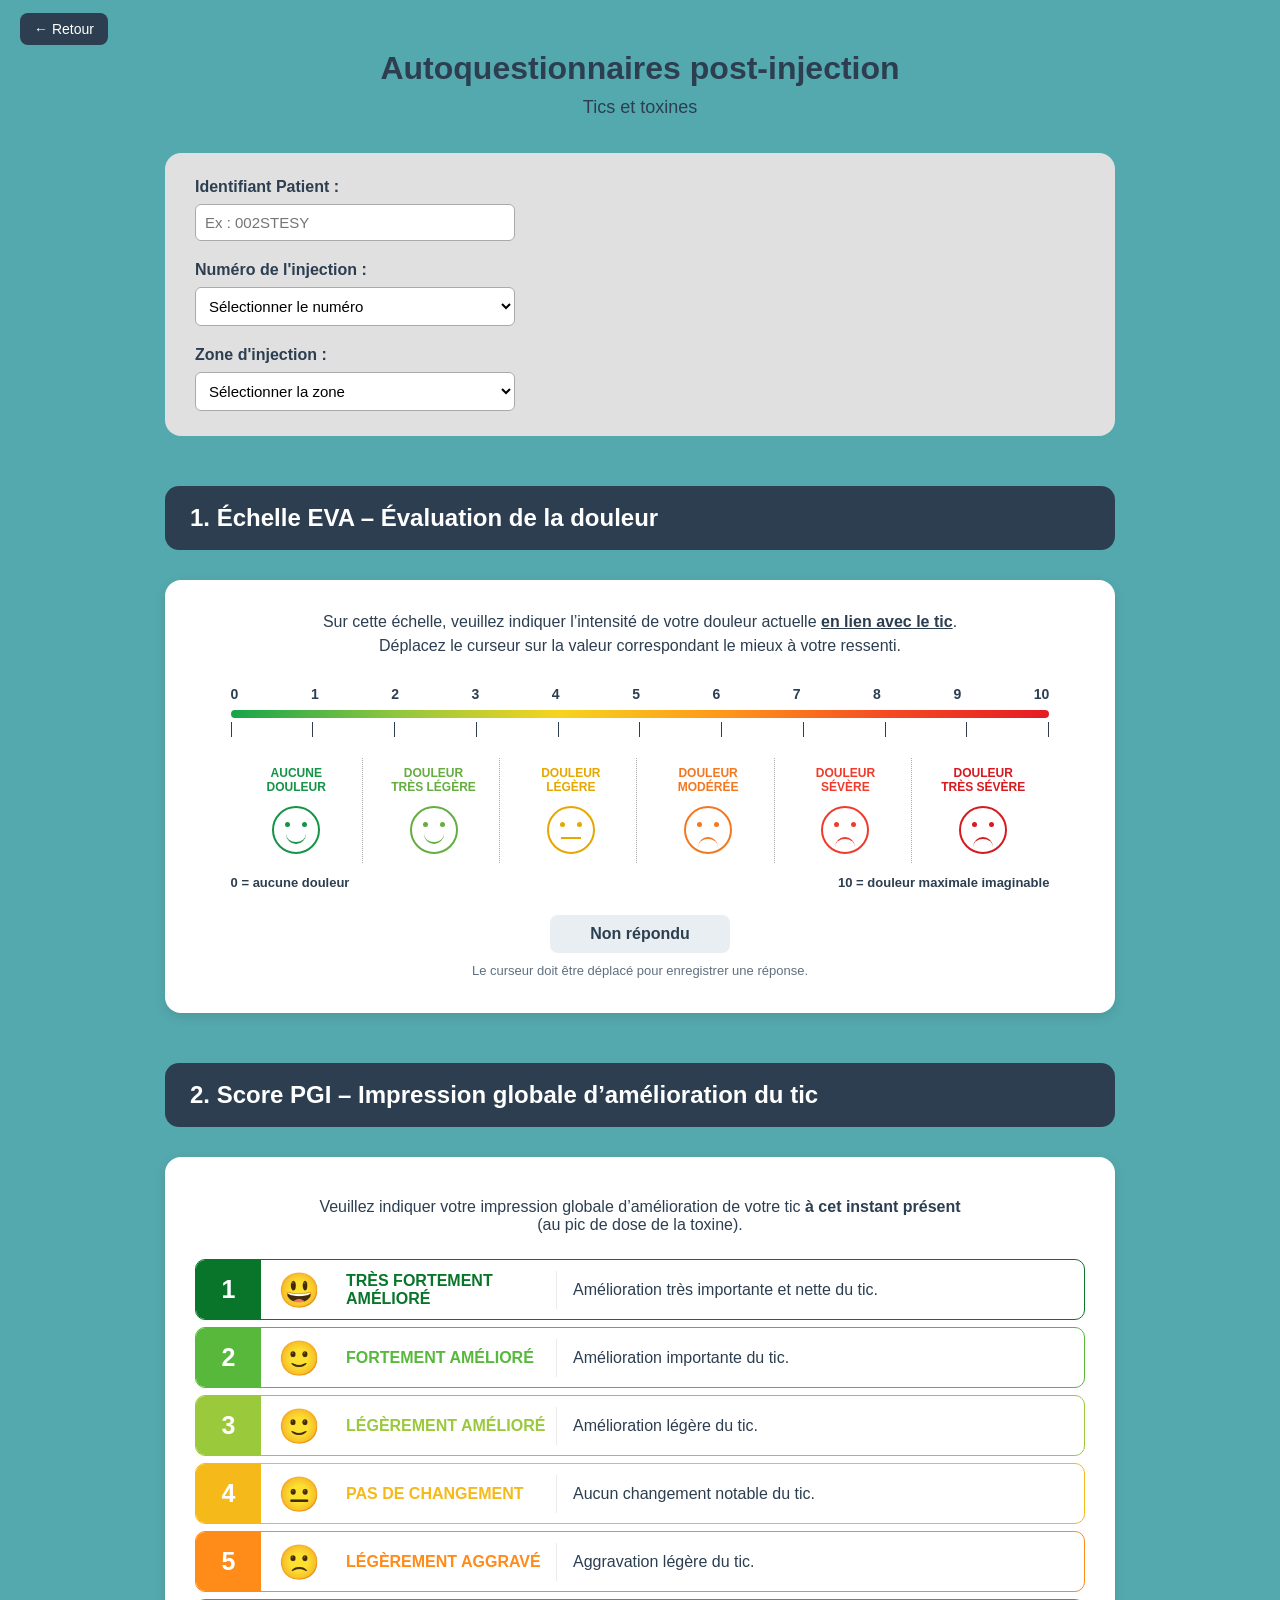
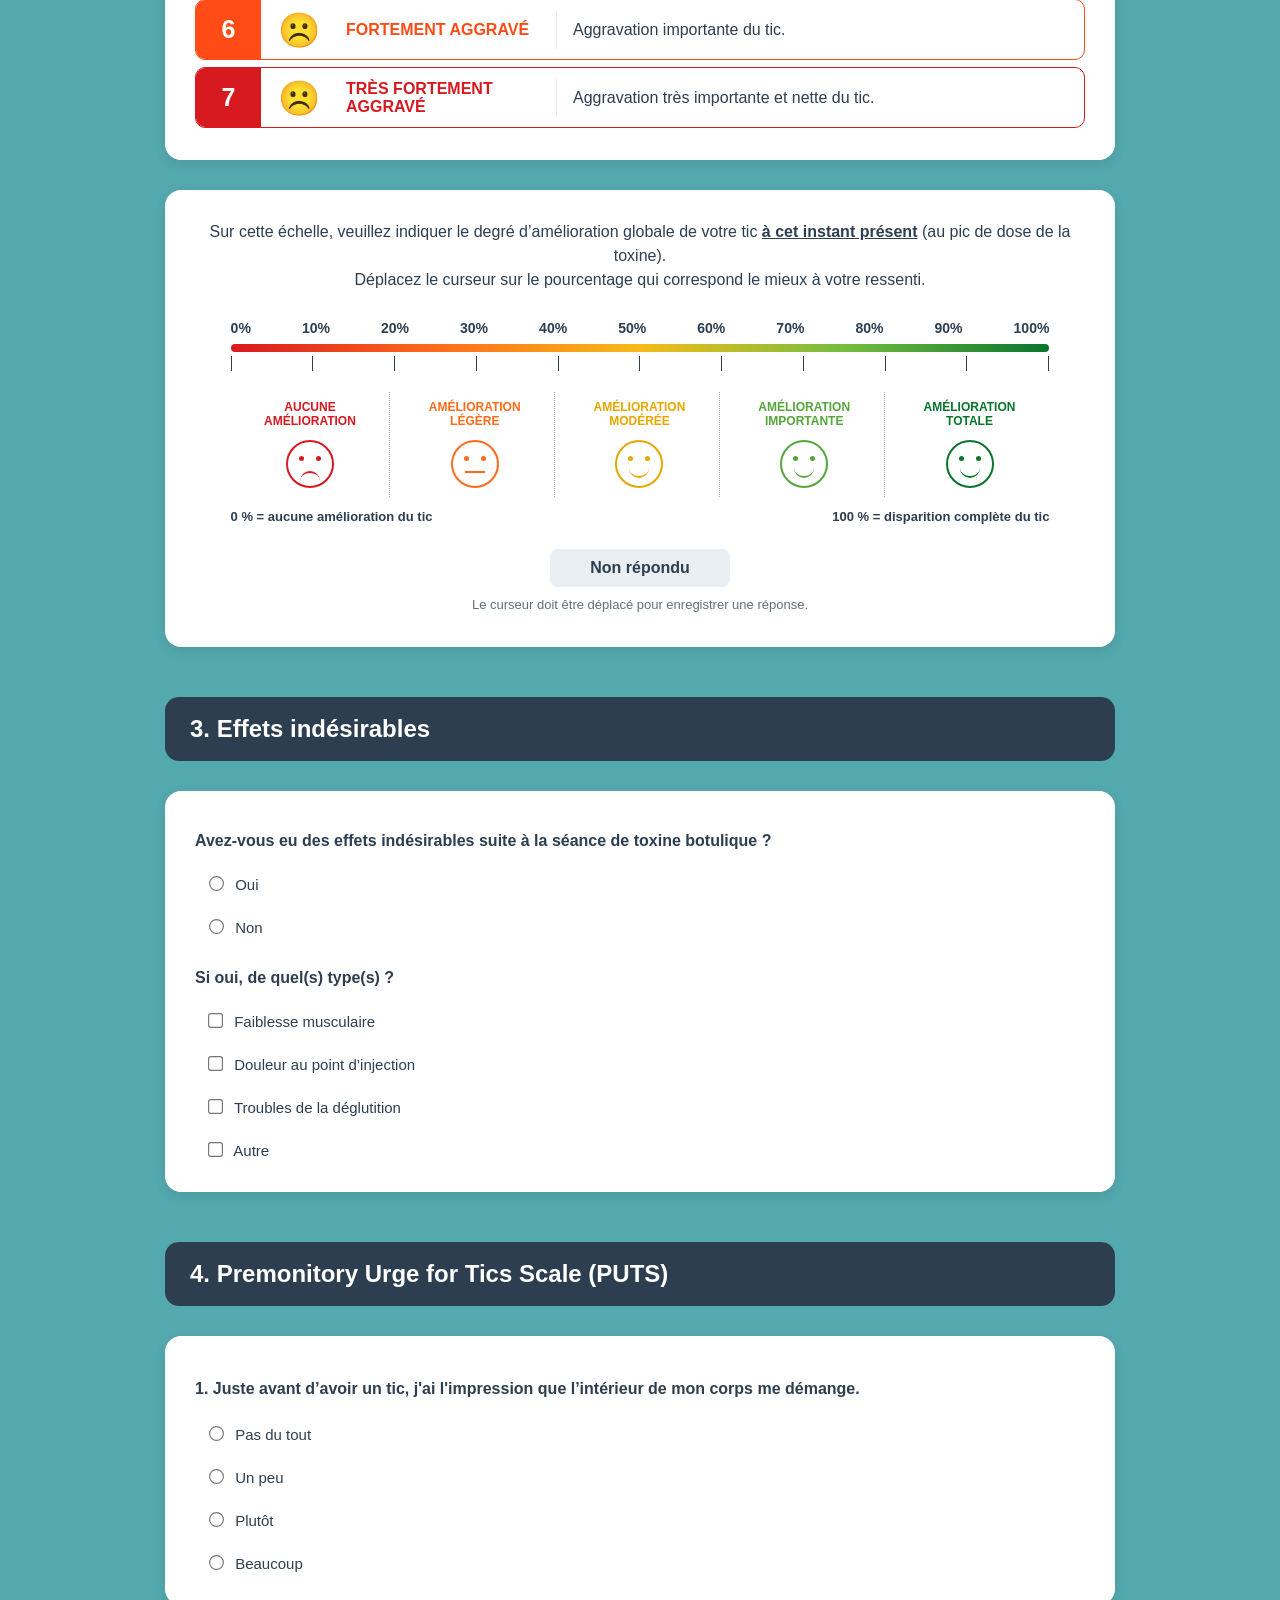
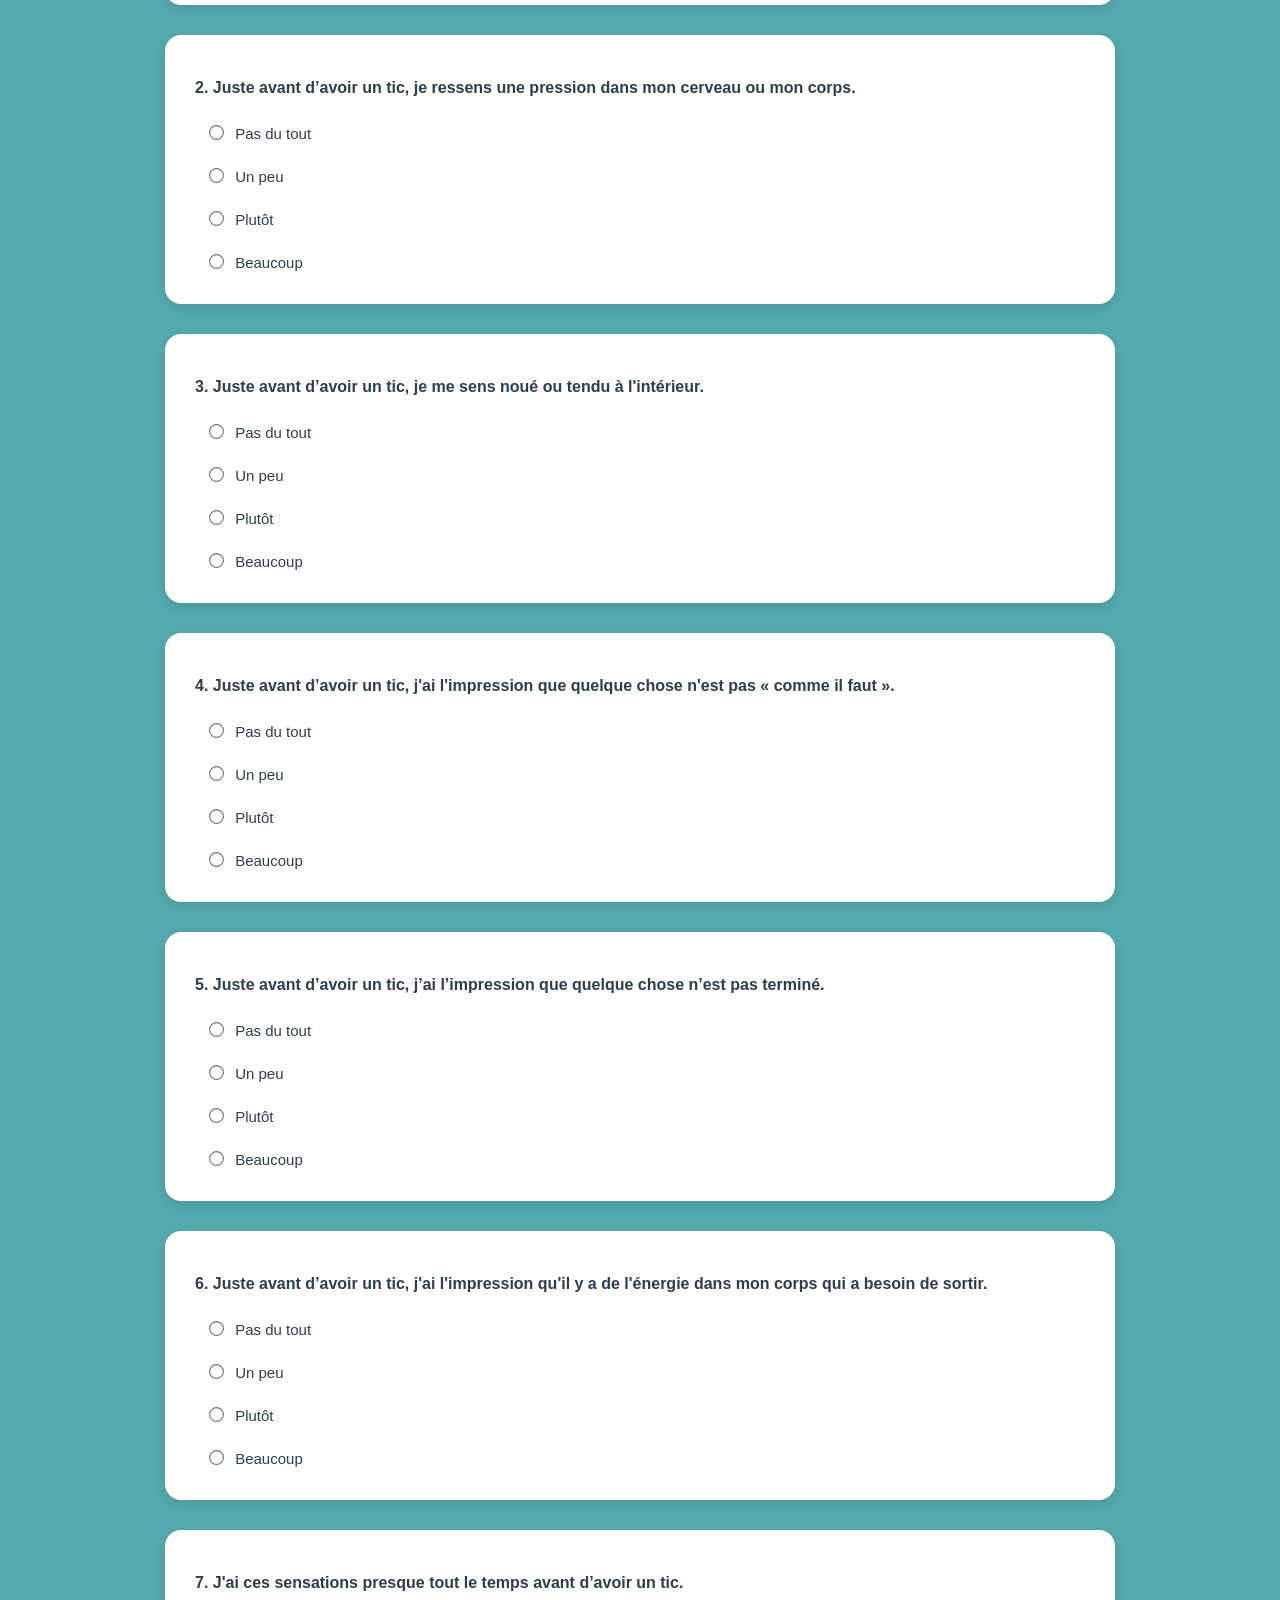
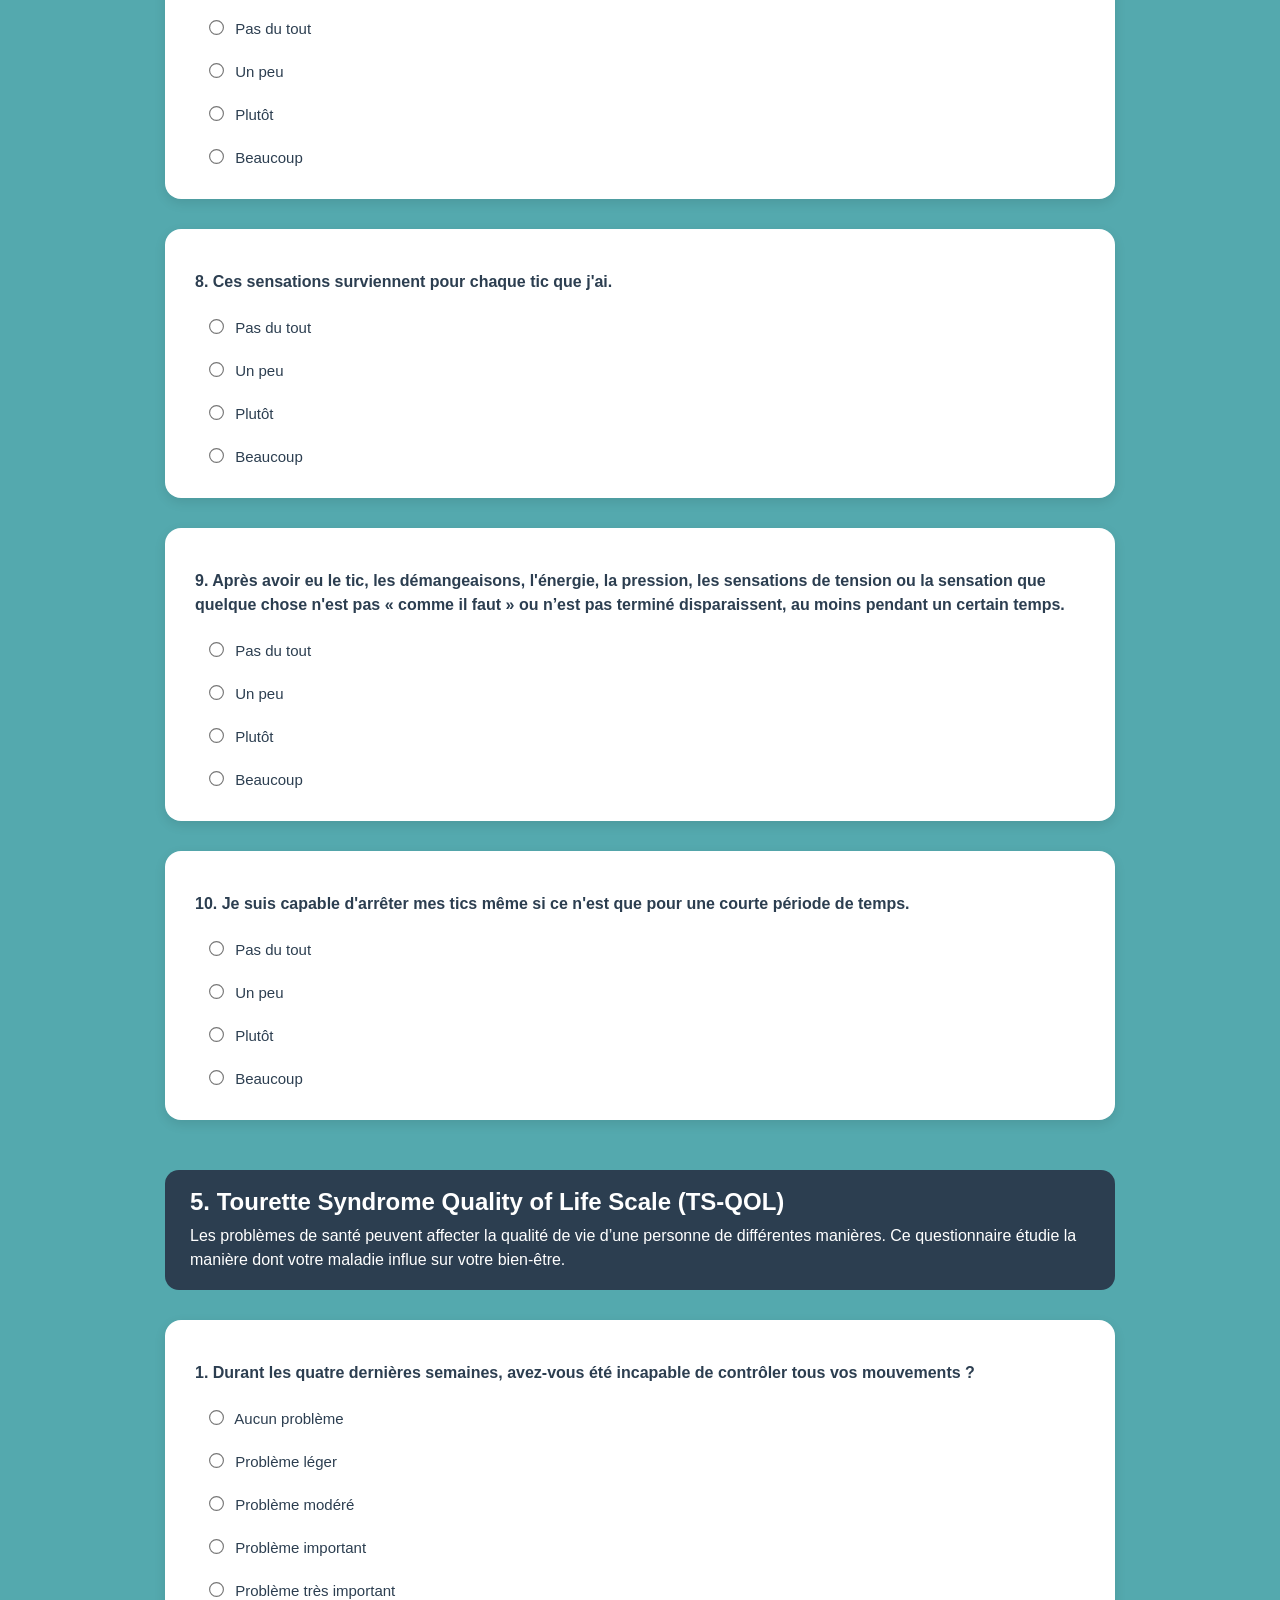
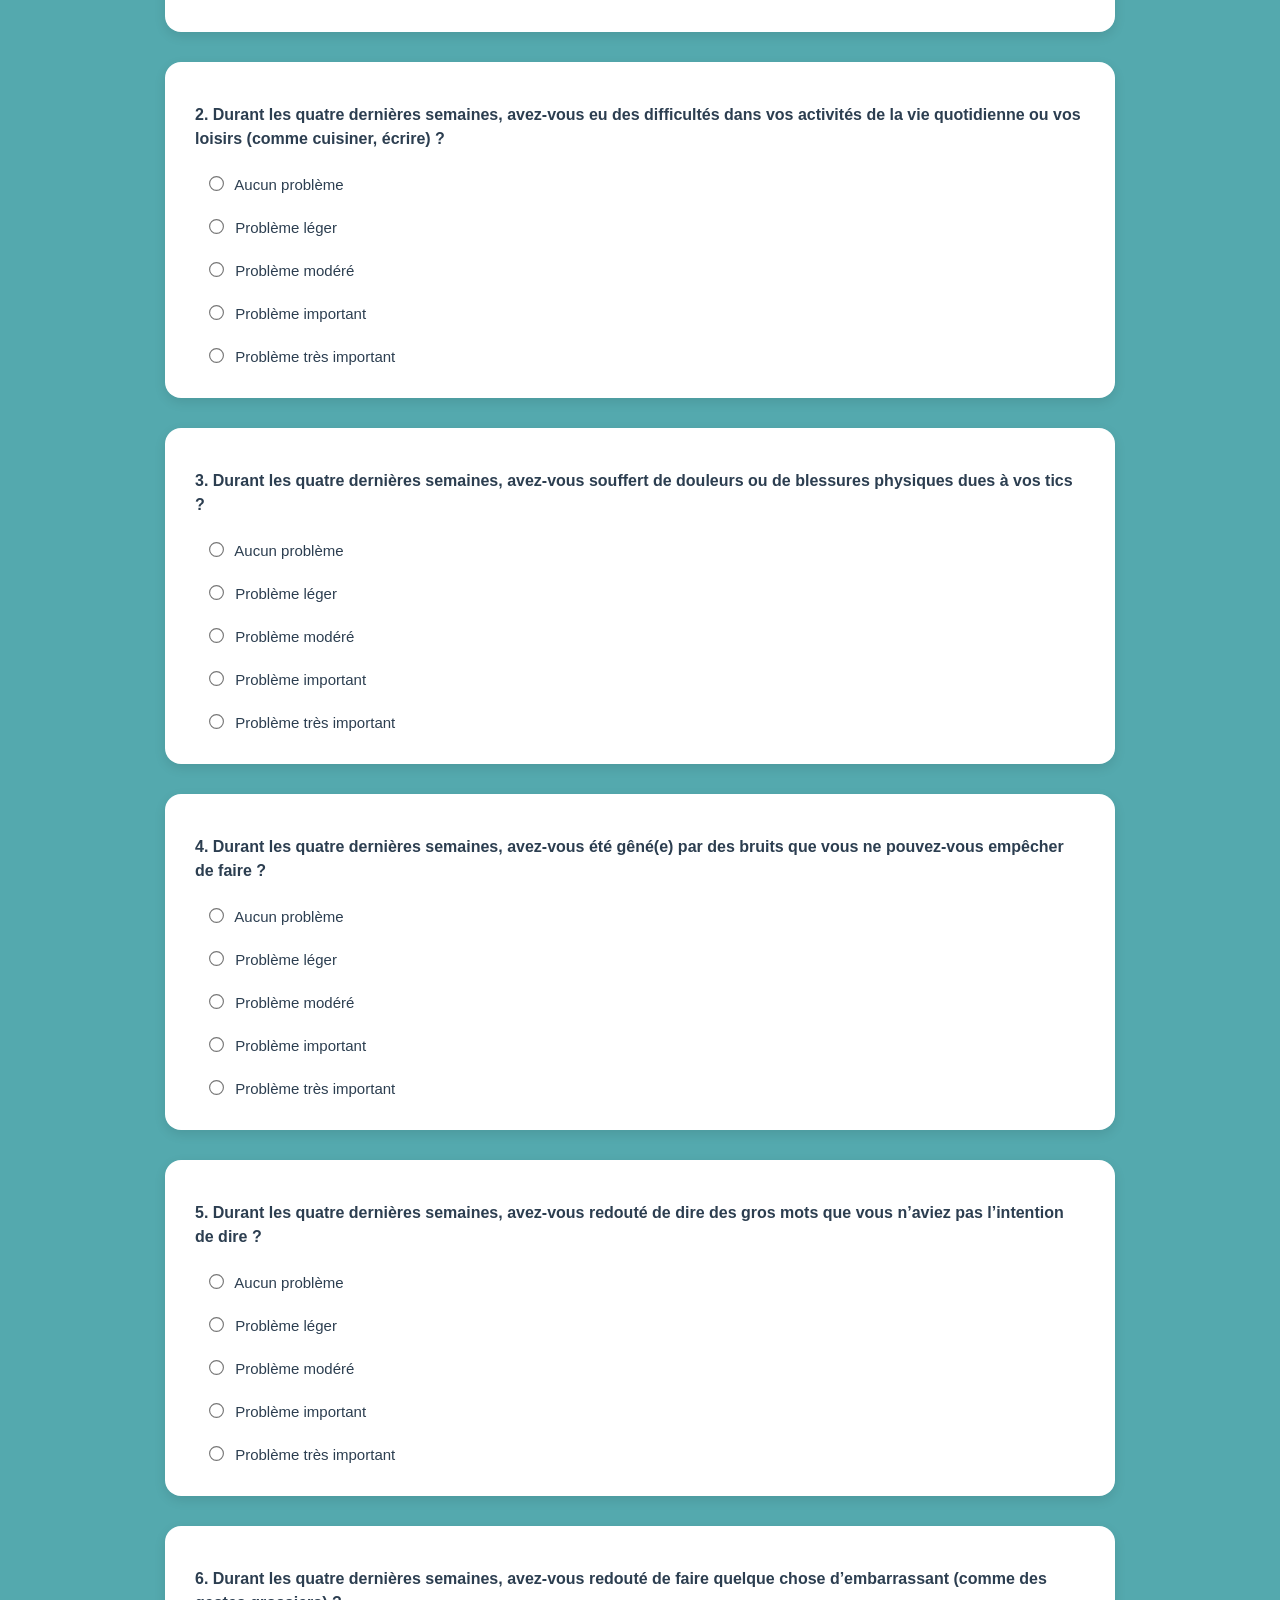
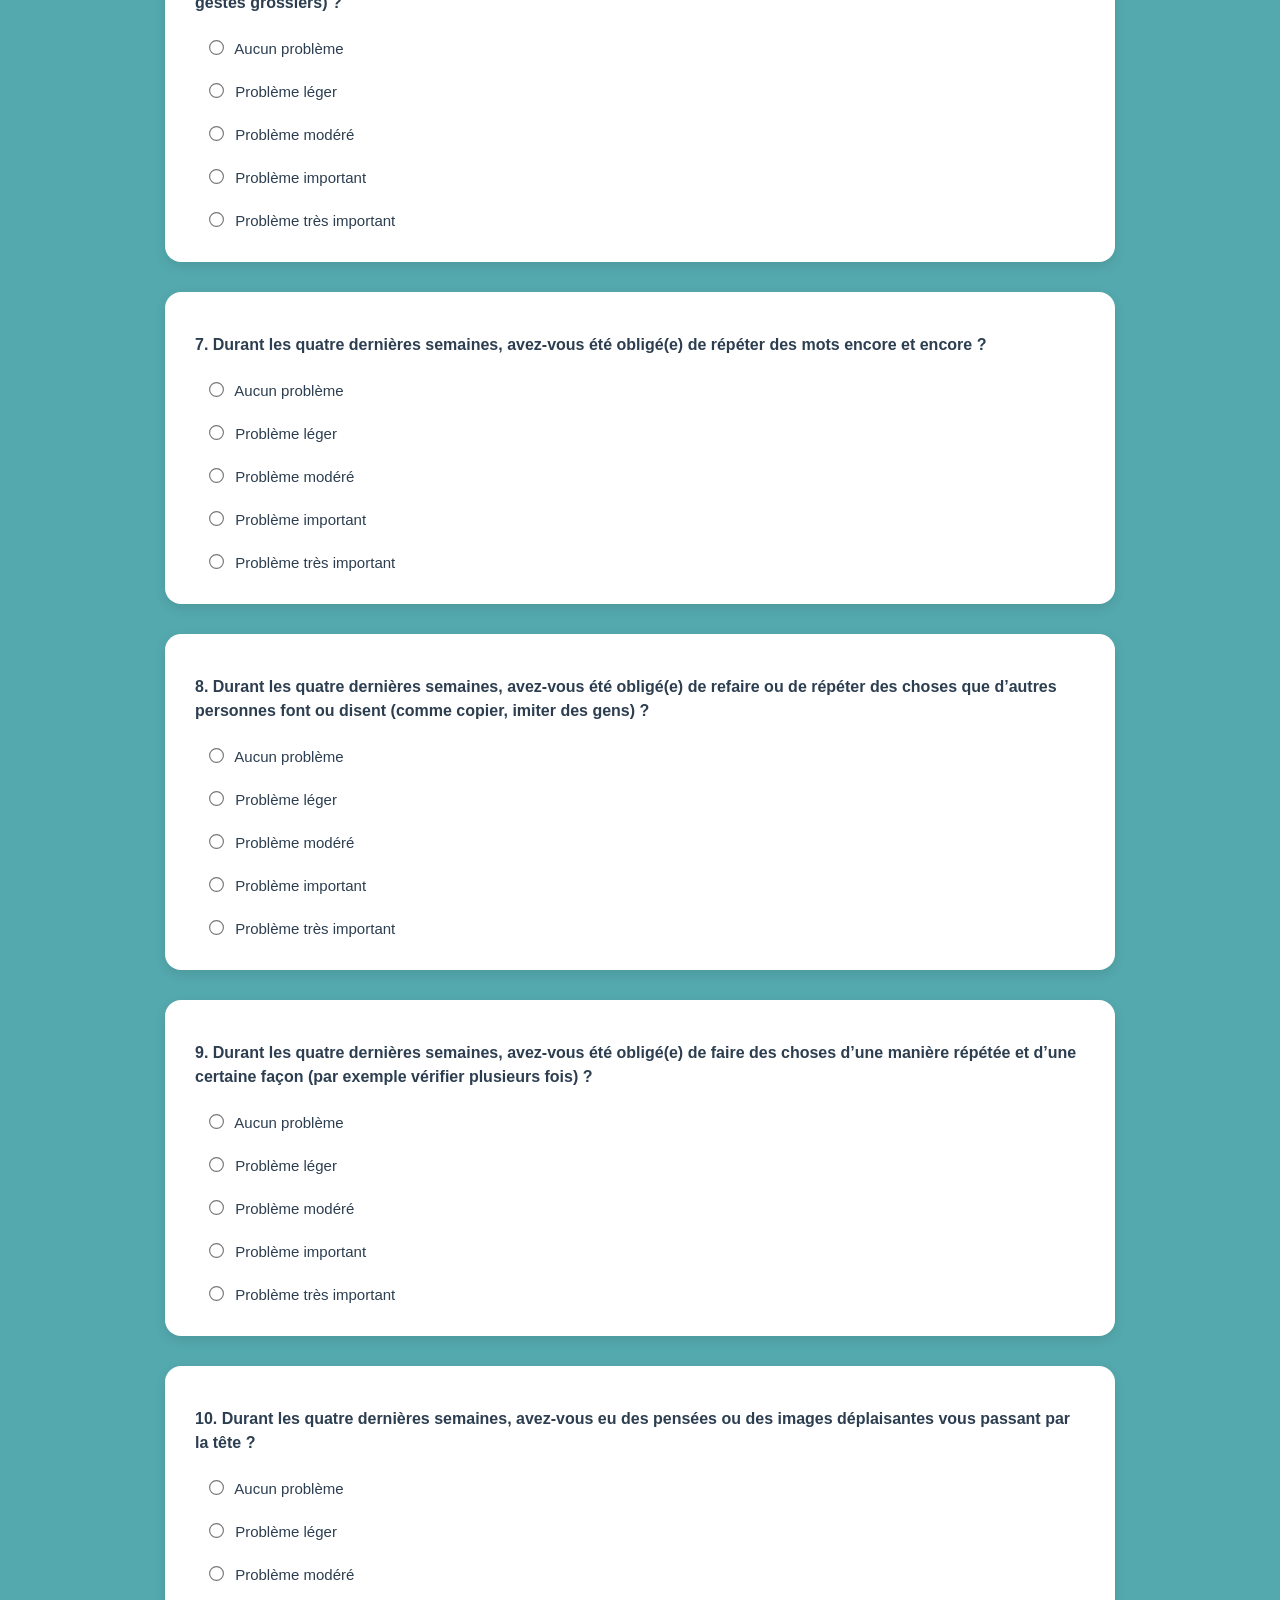
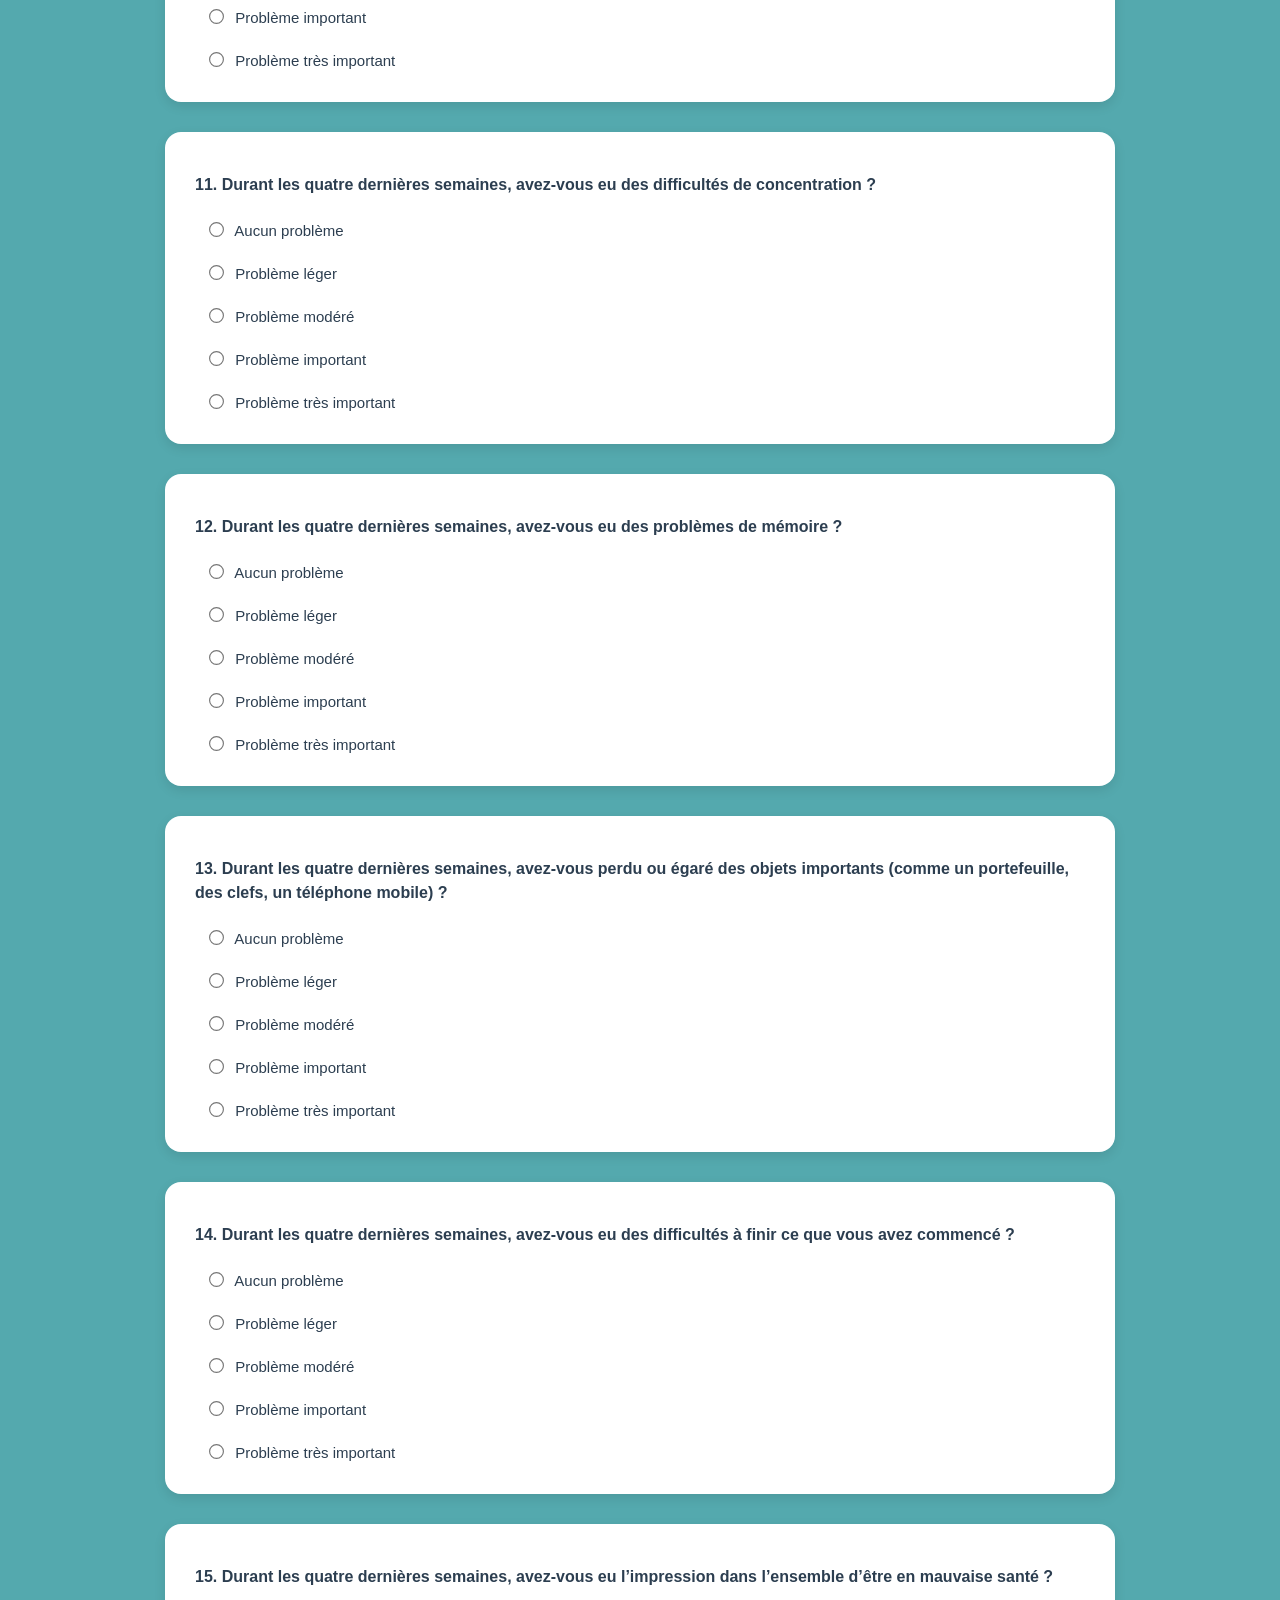
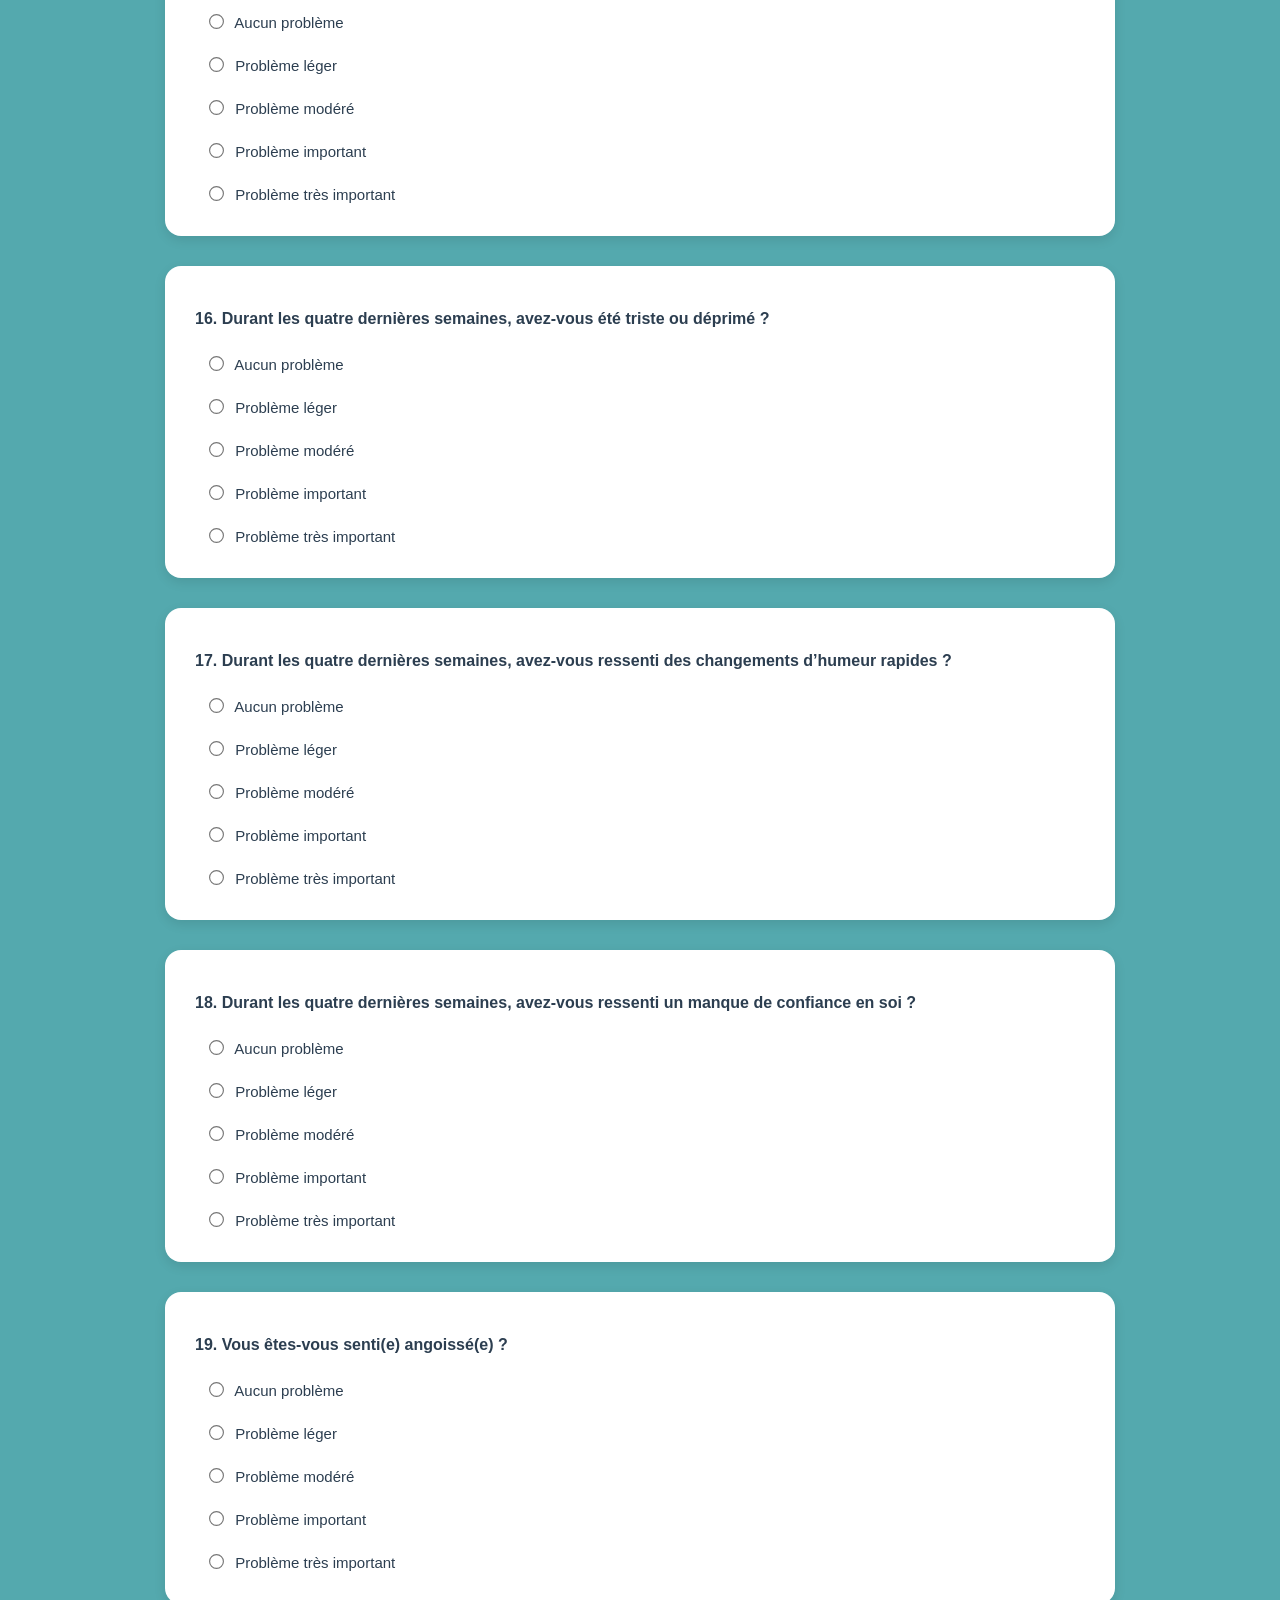
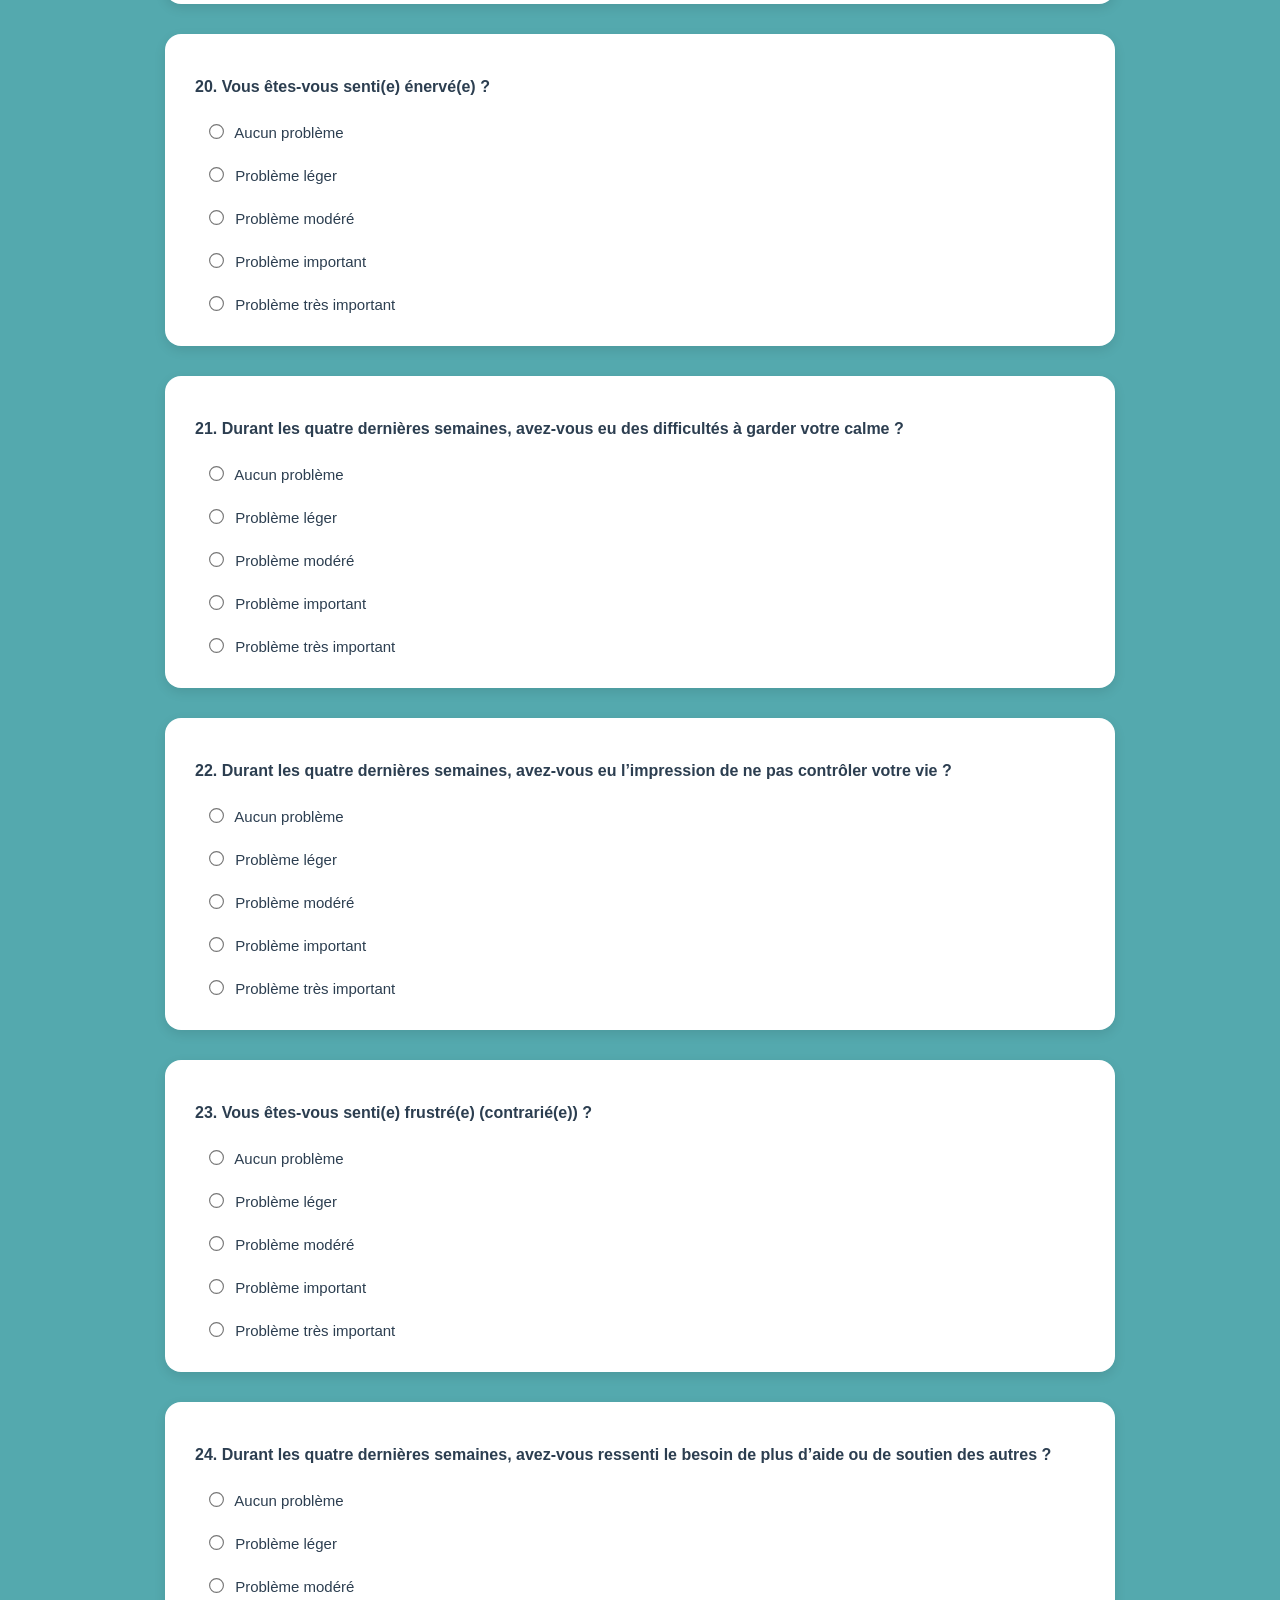
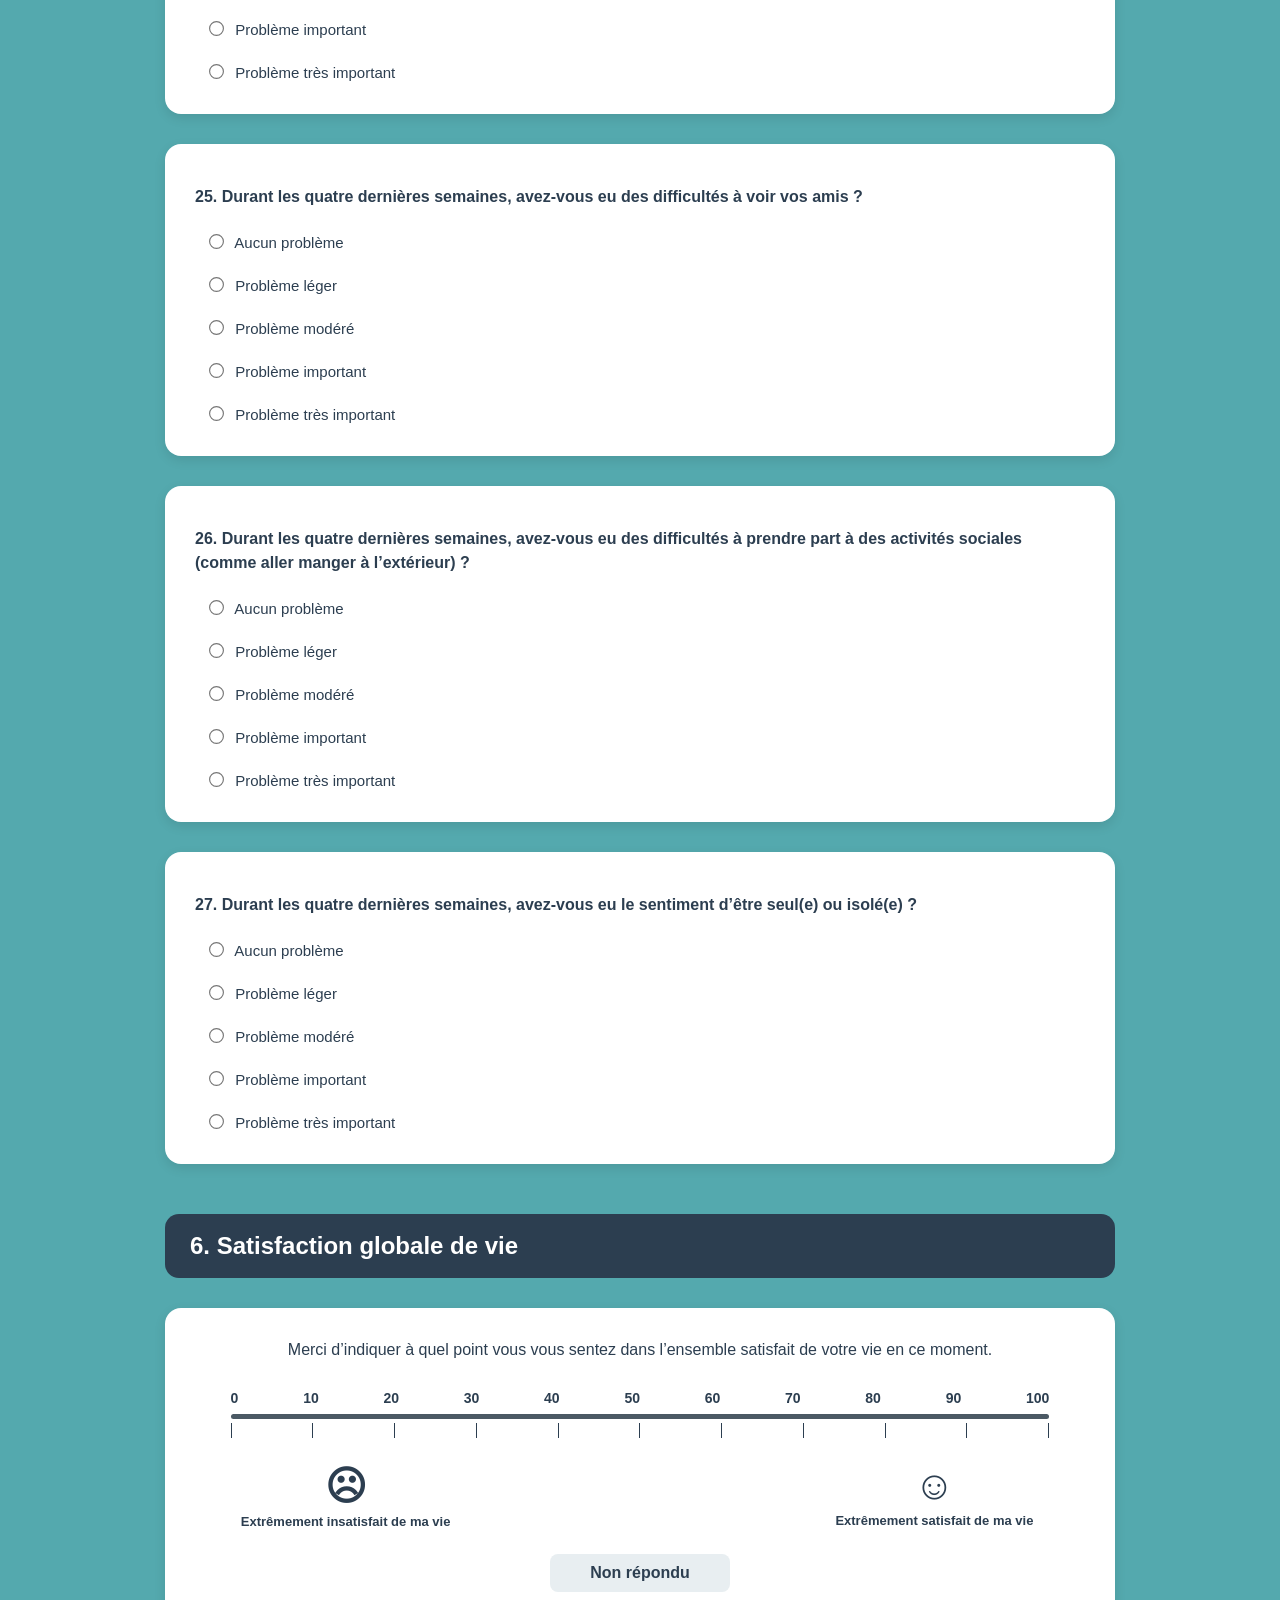
<file: quizz2.html>
<!DOCTYPE html>
<html lang="fr">
<head>
  <meta charset="UTF-8">
  <meta name="viewport" content="width=device-width, initial-scale=1.0">
  <title>Autoquestionnaires post-injection – Tics et toxines</title>

  <style>
    * {
      box-sizing: border-box;
    }

    body {
      font-family: Arial, sans-serif;
      margin: 0;
      padding: 30px;
      background-color: #54A9AE;
      text-align: center;
      color: #2c3e50;
    }

    h1 {
      margin: 20px 0 10px;
      font-size: 32px;
    }

    .subtitle {
      font-size: 18px;
      margin-bottom: 35px;
    }

    .retour {
      position: absolute;
      top: 20px;
      left: 20px;
    }

    .retour a {
      text-decoration: none;
      color: white;
      background-color: #2c3e50;
      padding: 8px 14px;
      border-radius: 8px;
      font-size: 14px;
    }

    .retour a:hover {
      background-color: #1a242f;
    }

    .form-block,
    .scale-card {
      background: white;
      border-radius: 16px;
      box-shadow: 0 4px 12px rgba(0,0,0,0.10);
      padding: 25px 30px;
      margin: 30px auto;
      max-width: 950px;
      text-align: left;
    }

    .scale-card {
      text-align: center;
      padding-top: 30px;
      padding-bottom: 35px;
    }

    .id-block {
      background: #e0e0e0;
      box-shadow: none;
    }

    .id-block label {
      font-weight: bold;
    }

    .id-block input,
    .id-block select {
      width: 100%;
      max-width: 320px;
      padding: 9px;
      margin-top: 8px;
      border: 1px solid #aaa;
      border-radius: 6px;
      font-size: 15px;
      background: white;
    }

    .patient-field {
      margin-bottom: 20px;
    }

    .patient-field:last-child {
      margin-bottom: 0;
    }

    .section-title {
      background: #2c3e50;
      color: white;
      padding: 18px 25px;
      border-radius: 14px;
      max-width: 950px;
      margin: 50px auto 20px;
      text-align: left;
    }

    .section-title h2 {
      color: white;
      margin: 0;
    }

    .section-title p {
      margin: 8px 0 0;
      line-height: 1.5;
    }

    .question p {
      font-weight: bold;
      font-size: 16px;
      line-height: 1.5;
      margin-bottom: 15px;
    }

    .options {
      display: flex;
      flex-direction: column;
      gap: 8px;
    }

    .options label {
      cursor: pointer;
      font-size: 15px;
      padding: 8px 10px;
      border-radius: 7px;
    }

    .options label:hover {
      background-color: #edf6f7;
    }

    input[type="radio"],
    input[type="checkbox"] {
      margin-right: 8px;
      transform: scale(1.15);
    }

    button {
      background-color: #3498db;
      color: white;
      border: none;
      padding: 14px 30px;
      border-radius: 8px;
      cursor: pointer;
      font-size: 17px;
      margin: 35px 0 50px;
    }

    button:hover {
      background-color: #2980b9;
    }

    /* ======================================================
       ECHELLES
       ====================================================== */

    .scale-instruction {
      line-height: 1.5;
      margin-bottom: 28px;
      font-size: 16px;
    }

    .scale-instruction strong {
      text-decoration: underline;
    }

    .scale-wrapper {
      width: 92%;
      margin: 0 auto;
    }

    .tick-labels {
      display: flex;
      justify-content: space-between;
      align-items: flex-end;
      width: 100%;
      margin: 0 0 8px 0;
      padding: 0;
      font-weight: bold;
      font-size: 14px;
    }

    .range-container {
      width: 100%;
      padding: 0;
      margin: 0;
    }

    input[type="range"] {
      width: 100%;
      height: 8px;
      margin: 0;
      appearance: none;
      -webkit-appearance: none;
      border-radius: 5px;
      outline: none;
      cursor: pointer;
      display: block;
    }

    .ticks {
      display: flex;
      justify-content: space-between;
      width: 100%;
      height: 22px;
      margin: 0;
      padding: 0;
    }

    .tick {
      width: 1px;
      height: 15px;
      background-color: #2c3e50;
      margin-top: 4px;
    }

    .pain-range {
      background: linear-gradient(
        to right,
        #15a54a 0%,
        #8fc640 20%,
        #f6d41f 40%,
        #ff9819 60%,
        #f44b23 80%,
        #e51b24 100%
      );
    }

    .pgi-range {
      background: linear-gradient(
        to right,
        #d71920 0%,
        #ff6b1a 25%,
        #f5bb18 50%,
        #74bd3f 75%,
        #08752b 100%
      );
    }

    .life-range {
      background: #4b5964;
      height: 5px !important;
    }

    input[type="range"]::-webkit-slider-thumb {
      -webkit-appearance: none;
      appearance: none;
      width: 24px;
      height: 24px;
      border-radius: 50%;
      background: white;
      border: 4px solid #2c3e50;
      box-shadow: 0 2px 5px rgba(0,0,0,0.25);
    }

    input[type="range"]::-moz-range-thumb {
      width: 20px;
      height: 20px;
      border-radius: 50%;
      background: white;
      border: 4px solid #2c3e50;
    }

    input[type="range"].untouched::-webkit-slider-thumb {
      opacity: 0;
    }

    input[type="range"].untouched::-moz-range-thumb {
      opacity: 0;
    }

    .selected-value {
      display: inline-block;
      min-width: 180px;
      background: #e8eef1;
      border-radius: 8px;
      padding: 10px 15px;
      margin-top: 25px;
      font-weight: bold;
    }

    .missing-note {
      font-size: 13px;
      color: #607080;
      margin-top: 10px;
    }

    .scale-extremes {
      display: flex;
      justify-content: space-between;
      margin-top: 12px;
      font-size: 13px;
      font-weight: bold;
    }

    /* ======================================================
       EVA / SMILEYS
       ====================================================== */

    .pain-descriptors {
      display: grid;
      grid-template-columns: repeat(6, 1fr);
      margin-top: 18px;
      gap: 5px;
    }

    .pain-level {
      font-size: 12px;
      font-weight: bold;
      min-height: 105px;
      padding: 8px 3px;
      border-right: 1px dotted #aaa;
    }

    .pain-level:last-child {
      border-right: none;
    }

    .face {
      margin: 12px auto 0;
      width: 48px;
      height: 48px;
      border: 2px solid currentColor;
      border-radius: 50%;
      position: relative;
    }

    .face::before,
    .face::after {
      content: "";
      position: absolute;
      top: 14px;
      width: 5px;
      height: 5px;
      background: currentColor;
      border-radius: 50%;
    }

    .face::before {
      left: 11px;
    }

    .face::after {
      right: 11px;
    }

    .mouth {
      position: absolute;
      left: 50%;
      transform: translateX(-50%);
      width: 20px;
      height: 10px;
      bottom: 8px;
    }

    .happy .mouth {
      border-bottom: 2px solid currentColor;
      border-radius: 0 0 20px 20px;
    }

    .neutral .mouth {
      border-bottom: 2px solid currentColor;
      bottom: 13px;
    }

    .sad .mouth {
      border-top: 2px solid currentColor;
      border-radius: 20px 20px 0 0;
      bottom: 5px;
    }

    .pain-0 { color: #159447; }
    .pain-1 { color: #65ad40; }
    .pain-2 { color: #e5a700; }
    .pain-3 { color: #f27822; }
    .pain-4 { color: #ef3b2c; }
    .pain-5 { color: #d71920; }

    /* ======================================================
       PGI 1-7
       ====================================================== */

    .pgi-guide {
      margin-top: 25px;
    }

    .pgi-choice {
      display: grid;
      grid-template-columns: 65px 75px 220px 1fr;
      align-items: center;
      border: 1px solid;
      border-radius: 10px;
      margin: 7px 0;
      overflow: hidden;
      min-height: 58px;
      cursor: pointer;
      transition: transform 0.15s ease, box-shadow 0.15s ease;
    }

    .pgi-choice:hover {
      transform: scale(1.005);
      box-shadow: 0 2px 8px rgba(0,0,0,0.10);
    }

    .pgi-choice input {
      position: absolute;
      opacity: 0;
      pointer-events: none;
    }

    .pgi-number {
      font-size: 25px;
      font-weight: bold;
      color: white;
      padding: 15px;
      text-align: center;
    }

    .pgi-face {
      font-size: 34px;
      text-align: center;
    }

    .pgi-label {
      font-weight: bold;
      text-align: left;
      padding: 10px;
    }

    .pgi-description {
      text-align: left;
      padding: 10px 16px;
      border-left: 1px solid rgba(0,0,0,0.08);
    }

    .pgi-choice.selected {
      box-shadow: 0 0 0 3px #2c3e50,
                  0 4px 12px rgba(0,0,0,0.15);
      transform: scale(1.008);
    }

    .pgi1 { border-color:#08752b; }
    .pgi1 .pgi-number { background:#08752b; }
    .pgi1 .pgi-face,
    .pgi1 .pgi-label { color:#08752b; }

    .pgi2 { border-color:#57b83c; }
    .pgi2 .pgi-number { background:#57b83c; }
    .pgi2 .pgi-face,
    .pgi2 .pgi-label { color:#57b83c; }

    .pgi3 { border-color:#9ac93c; }
    .pgi3 .pgi-number { background:#9ac93c; }
    .pgi3 .pgi-face,
    .pgi3 .pgi-label { color:#9ac93c; }

    .pgi4 { border-color:#f5b91a; }
    .pgi4 .pgi-number { background:#f5b91a; }
    .pgi4 .pgi-face,
    .pgi4 .pgi-label { color:#f5b91a; }

    .pgi5 { border-color:#ff8b18; }
    .pgi5 .pgi-number { background:#ff8b18; }
    .pgi5 .pgi-face,
    .pgi5 .pgi-label { color:#ff8b18; }

    .pgi6 { border-color:#ff4b15; }
    .pgi6 .pgi-number { background:#ff4b15; }
    .pgi6 .pgi-face,
    .pgi6 .pgi-label { color:#ff4b15; }

    .pgi7 { border-color:#d71920; }
    .pgi7 .pgi-number { background:#d71920; }
    .pgi7 .pgi-face,
    .pgi7 .pgi-label { color:#d71920; }

    /* ======================================================
       SATISFACTION
       ====================================================== */

    .life-extremes {
      display: flex;
      justify-content: space-between;
      margin-top: 22px;
      font-size: 13px;
      font-weight: bold;
    }

    .life-end {
      width: 230px;
    }

    .life-face {
      display: block;
      font-size: 40px;
      margin-bottom: 5px;
    }

    /* ======================================================
       EFFETS INDESIRABLES
       ====================================================== */

    .other-text {
      margin-top: 12px;
      width: 100%;
      max-width: 500px;
      padding: 9px;
      border: 1px solid #aaa;
      border-radius: 6px;
      font-size: 15px;
      display: none;
    }

    @media (max-width: 750px) {

      body {
        padding: 20px 10px;
      }

      h1 {
        margin-top: 55px;
        font-size: 26px;
      }

      .form-block,
      .scale-card {
        padding: 20px;
      }

      .scale-wrapper {
        width: 100%;
      }

      .pain-descriptors {
        grid-template-columns: repeat(3, 1fr);
      }

      .pgi-choice {
        grid-template-columns: 55px 60px 1fr;
      }

      .pgi-description {
        grid-column: 1 / -1;
      }

      .life-end {
        width: 45%;
      }
    }

  </style>
</head>

<body>

  <div class="retour">
    <a href="index.html">← Retour</a>
  </div>

  <h1>Autoquestionnaires post-injection</h1>

  <div class="subtitle">
    Tics et toxines
  </div>


  <!-- ======================================================
       IDENTIFIANT + INJECTION + ZONE
       ====================================================== -->

  <div class="form-block id-block">

    <div class="patient-field">

      <label for="patientId">
        Identifiant Patient :
      </label>

      <br>

      <input
        type="text"
        id="patientId"
        placeholder="Ex : 002STESY"
        autocomplete="off"
        required
      >

    </div>


    <div class="patient-field">

      <label for="injectionNumber">
        Numéro de l'injection :
      </label>

      <br>

      <select id="injectionNumber" required>
        <option value="">Sélectionner le numéro</option>
        <option value="1">Injection 1</option>
        <option value="2">Injection 2</option>
        <option value="3">Injection 3</option>
        <option value="4">Injection 4</option>
        <option value="5">Injection 5</option>
        <option value="6">Injection 6</option>
        <option value="7">Injection 7</option>
        <option value="8">Injection 8</option>
        <option value="9">Injection 9</option>
        <option value="10">Injection 10</option>
      </select>

    </div>


    <div class="patient-field">

      <label for="zoneInjection">
        Zone d'injection :
      </label>

      <br>

      <select id="zoneInjection" required>
        <option value="">Sélectionner la zone</option>
        <option value="1">Visage</option>
        <option value="2">Cou</option>
        <option value="3">Membre supérieur</option>
        <option value="4">Membre inférieur</option>
      </select>

    </div>

  </div>


  <!-- ======================================================
       EVA
       ====================================================== -->

  <div class="section-title">
    <h2>1. Échelle EVA – Évaluation de la douleur</h2>
  </div>

  <div class="scale-card">

    <div class="scale-instruction">
      Sur cette échelle, veuillez indiquer
      l’intensité de votre douleur actuelle
      <strong>en lien avec le tic</strong>.
      <br>
      Déplacez le curseur sur la valeur correspondant
      le mieux à votre ressenti.
    </div>

    <div class="scale-wrapper">

      <div class="tick-labels" id="painLabels"></div>

      <div class="range-container">
        <input
          type="range"
          id="evaPain"
          class="pain-range untouched"
          min="0"
          max="10"
          step="1"
          value="5"
        >
      </div>

      <div class="ticks" id="painTicks"></div>

      <div class="pain-descriptors">

        <div class="pain-level pain-0">
          AUCUNE<br>DOULEUR
          <div class="face happy"><div class="mouth"></div></div>
        </div>

        <div class="pain-level pain-1">
          DOULEUR<br>TRÈS LÉGÈRE
          <div class="face happy"><div class="mouth"></div></div>
        </div>

        <div class="pain-level pain-2">
          DOULEUR<br>LÉGÈRE
          <div class="face neutral"><div class="mouth"></div></div>
        </div>

        <div class="pain-level pain-3">
          DOULEUR<br>MODÉRÉE
          <div class="face sad"><div class="mouth"></div></div>
        </div>

        <div class="pain-level pain-4">
          DOULEUR<br>SÉVÈRE
          <div class="face sad"><div class="mouth"></div></div>
        </div>

        <div class="pain-level pain-5">
          DOULEUR<br>TRÈS SÉVÈRE
          <div class="face sad"><div class="mouth"></div></div>
        </div>

      </div>

      <div class="scale-extremes">
        <span>0 = aucune douleur</span>
        <span>10 = douleur maximale imaginable</span>
      </div>

      <div class="selected-value" id="painValue">
        Non répondu
      </div>

      <div class="missing-note">
        Le curseur doit être déplacé pour enregistrer une réponse.
      </div>

    </div>
  </div>


  <!-- ======================================================
       PGI 1-7
       ====================================================== -->

  <div class="section-title">
    <h2>2. Score PGI – Impression globale d’amélioration du tic</h2>
  </div>

  <div class="form-block">

    <p style="text-align:center;">
      Veuillez indiquer votre impression globale
      d’amélioration de votre tic
      <strong>à cet instant présent</strong>
      <br>
      (au pic de dose de la toxine).
    </p>

    <div class="pgi-guide">

      <label class="pgi-choice pgi1">
        <input type="radio" name="pgiGlobal" value="1">
        <div class="pgi-number">1</div>
        <div class="pgi-face">😃</div>
        <div class="pgi-label">TRÈS FORTEMENT AMÉLIORÉ</div>
        <div class="pgi-description">Amélioration très importante et nette du tic.</div>
      </label>

      <label class="pgi-choice pgi2">
        <input type="radio" name="pgiGlobal" value="2">
        <div class="pgi-number">2</div>
        <div class="pgi-face">🙂</div>
        <div class="pgi-label">FORTEMENT AMÉLIORÉ</div>
        <div class="pgi-description">Amélioration importante du tic.</div>
      </label>

      <label class="pgi-choice pgi3">
        <input type="radio" name="pgiGlobal" value="3">
        <div class="pgi-number">3</div>
        <div class="pgi-face">🙂</div>
        <div class="pgi-label">LÉGÈREMENT AMÉLIORÉ</div>
        <div class="pgi-description">Amélioration légère du tic.</div>
      </label>

      <label class="pgi-choice pgi4">
        <input type="radio" name="pgiGlobal" value="4">
        <div class="pgi-number">4</div>
        <div class="pgi-face">😐</div>
        <div class="pgi-label">PAS DE CHANGEMENT</div>
        <div class="pgi-description">Aucun changement notable du tic.</div>
      </label>

      <label class="pgi-choice pgi5">
        <input type="radio" name="pgiGlobal" value="5">
        <div class="pgi-number">5</div>
        <div class="pgi-face">🙁</div>
        <div class="pgi-label">LÉGÈREMENT AGGRAVÉ</div>
        <div class="pgi-description">Aggravation légère du tic.</div>
      </label>

      <label class="pgi-choice pgi6">
        <input type="radio" name="pgiGlobal" value="6">
        <div class="pgi-number">6</div>
        <div class="pgi-face">☹️</div>
        <div class="pgi-label">FORTEMENT AGGRAVÉ</div>
        <div class="pgi-description">Aggravation importante du tic.</div>
      </label>

      <label class="pgi-choice pgi7">
        <input type="radio" name="pgiGlobal" value="7">
        <div class="pgi-number">7</div>
        <div class="pgi-face">☹️</div>
        <div class="pgi-label">TRÈS FORTEMENT AGGRAVÉ</div>
        <div class="pgi-description">Aggravation très importante et nette du tic.</div>
      </label>

    </div>
  </div>


  <!-- ======================================================
       PGI 0-100
       ====================================================== -->

  <div class="scale-card">

    <div class="scale-instruction">
      Sur cette échelle, veuillez indiquer
      le degré d’amélioration globale de votre tic
      <strong>à cet instant présent</strong>
      (au pic de dose de la toxine).
      <br>
      Déplacez le curseur sur le pourcentage
      qui correspond le mieux à votre ressenti.
    </div>

    <div class="scale-wrapper">

      <div class="tick-labels" id="pgiPercentLabels"></div>

      <div class="range-container">
        <input
          type="range"
          id="pgiPercent"
          class="pgi-range untouched"
          min="0"
          max="100"
          step="1"
          value="50"
        >
      </div>

      <div class="ticks" id="pgiPercentTicks"></div>

      <div class="pain-descriptors" style="grid-template-columns:repeat(5,1fr);">

        <div class="pain-level" style="color:#d71920;">
          AUCUNE<br>AMÉLIORATION
          <div class="face sad"><div class="mouth"></div></div>
        </div>

        <div class="pain-level" style="color:#ff6b1a;">
          AMÉLIORATION<br>LÉGÈRE
          <div class="face neutral"><div class="mouth"></div></div>
        </div>

        <div class="pain-level" style="color:#e5a700;">
          AMÉLIORATION<br>MODÉRÉE
          <div class="face happy"><div class="mouth"></div></div>
        </div>

        <div class="pain-level" style="color:#55a63a;">
          AMÉLIORATION<br>IMPORTANTE
          <div class="face happy"><div class="mouth"></div></div>
        </div>

        <div class="pain-level" style="color:#08752b;">
          AMÉLIORATION<br>TOTALE
          <div class="face happy"><div class="mouth"></div></div>
        </div>

      </div>

      <div class="scale-extremes">
        <span>0 % = aucune amélioration du tic</span>
        <span>100 % = disparition complète du tic</span>
      </div>

      <div class="selected-value" id="pgiPercentValue">
        Non répondu
      </div>

      <div class="missing-note">
        Le curseur doit être déplacé pour enregistrer une réponse.
      </div>

    </div>
  </div>


  <!-- ======================================================
       EFFETS INDESIRABLES
       ====================================================== -->

  <div class="section-title">
    <h2>3. Effets indésirables</h2>
  </div>

  <div class="form-block">

    <p>
      <strong>
        Avez-vous eu des effets indésirables
        suite à la séance de toxine botulique ?
      </strong>
    </p>

    <div class="options">

      <label>
        <input type="radio" name="adverseYesNo" value="1">
        Oui
      </label>

      <label>
        <input type="radio" name="adverseYesNo" value="0">
        Non
      </label>

    </div>

    <div style="margin-top:25px;">

      <p><strong>Si oui, de quel(s) type(s) ?</strong></p>

      <div class="options">

        <label>
          <input type="checkbox" id="adverseWeakness">
          Faiblesse musculaire
        </label>

        <label>
          <input type="checkbox" id="adversePain">
          Douleur au point d’injection
        </label>

        <label>
          <input type="checkbox" id="adverseSwallowing">
          Troubles de la déglutition
        </label>

        <label>
          <input type="checkbox" id="adverseOther">
          Autre
        </label>

      </div>

      <input
        type="text"
        id="adverseOtherText"
        class="other-text"
        placeholder="Précisez l'autre effet indésirable"
      >

    </div>
  </div>


  <!-- ======================================================
       PUTS
       ====================================================== -->

  <div class="section-title">
    <h2>4. Premonitory Urge for Tics Scale (PUTS)</h2>
  </div>

  <div id="putsQuestions"></div>


  <!-- ======================================================
       TS-QOL
       ====================================================== -->

  <div class="section-title">

    <h2>5. Tourette Syndrome Quality of Life Scale (TS-QOL)</h2>

    <p>
      Les problèmes de santé peuvent affecter la qualité de vie
      d’une personne de différentes manières.
      Ce questionnaire étudie la manière dont votre maladie
      influe sur votre bien-être.
    </p>

  </div>

  <div id="tsqolQuestions"></div>


  <!-- ======================================================
       SATISFACTION
       ====================================================== -->

  <div class="section-title">
    <h2>6. Satisfaction globale de vie</h2>
  </div>

  <div class="scale-card">

    <div class="scale-instruction">
      Merci d’indiquer à quel point vous vous sentez
      dans l’ensemble satisfait de votre vie en ce moment.
    </div>

    <div class="scale-wrapper">

      <div class="tick-labels" id="lifeLabels"></div>

      <div class="range-container">
        <input
          type="range"
          id="lifeSatisfaction"
          class="life-range untouched"
          min="0"
          max="100"
          step="1"
          value="50"
        >
      </div>

      <div class="ticks" id="lifeTicks"></div>

      <div class="life-extremes">

        <div class="life-end">
          <span class="life-face">☹</span>
          Extrêmement insatisfait de ma vie
        </div>

        <div class="life-end">
          <span class="life-face">☺</span>
          Extrêmement satisfait de ma vie
        </div>

      </div>

      <div class="selected-value" id="lifeValue">
        Non répondu
      </div>

      <div class="missing-note">
        Le curseur doit être déplacé pour enregistrer une réponse.
      </div>

    </div>
  </div>


  <button type="button" onclick="generateCSV()">
    Télécharger en CSV
  </button>


  <script>

    /* ========================================================
       PUTS
       ======================================================== */

    const putsItems = [
      "Juste avant d’avoir un tic, j'ai l'impression que l’intérieur de mon corps me démange.",
      "Juste avant d’avoir un tic, je ressens une pression dans mon cerveau ou mon corps.",
      "Juste avant d’avoir un tic, je me sens noué ou tendu à l'intérieur.",
      "Juste avant d’avoir un tic, j'ai l'impression que quelque chose n'est pas « comme il faut ».",
      "Juste avant d’avoir un tic, j’ai l’impression que quelque chose n’est pas terminé.",
      "Juste avant d’avoir un tic, j'ai l'impression qu'il y a de l'énergie dans mon corps qui a besoin de sortir.",
      "J'ai ces sensations presque tout le temps avant d’avoir un tic.",
      "Ces sensations surviennent pour chaque tic que j'ai.",
      "Après avoir eu le tic, les démangeaisons, l'énergie, la pression, les sensations de tension ou la sensation que quelque chose n'est pas « comme il faut » ou n’est pas terminé disparaissent, au moins pendant un certain temps.",
      "Je suis capable d'arrêter mes tics même si ce n'est que pour une courte période de temps."
    ];

    const putsAnswers = [
      { label: "Pas du tout", value: 1 },
      { label: "Un peu", value: 2 },
      { label: "Plutôt", value: 3 },
      { label: "Beaucoup", value: 4 }
    ];


    /* ========================================================
       TS-QOL
       ======================================================== */

    const tsqolItems = [
      "été incapable de contrôler tous vos mouvements ?",
      "eu des difficultés dans vos activités de la vie quotidienne ou vos loisirs (comme cuisiner, écrire) ?",
      "souffert de douleurs ou de blessures physiques dues à vos tics ?",
      "été gêné(e) par des bruits que vous ne pouvez-vous empêcher de faire ?",
      "redouté de dire des gros mots que vous n’aviez pas l’intention de dire ?",
      "redouté de faire quelque chose d’embarrassant (comme des gestes grossiers) ?",
      "été obligé(e) de répéter des mots encore et encore ?",
      "été obligé(e) de refaire ou de répéter des choses que d’autres personnes font ou disent (comme copier, imiter des gens) ?",
      "été obligé(e) de faire des choses d’une manière répétée et d’une certaine façon (par exemple vérifier plusieurs fois) ?",
      "eu des pensées ou des images déplaisantes vous passant par la tête ?",
      "eu des difficultés de concentration ?",
      "eu des problèmes de mémoire ?",
      "perdu ou égaré des objets importants (comme un portefeuille, des clefs, un téléphone mobile) ?",
      "eu des difficultés à finir ce que vous avez commencé ?",
      "eu l’impression dans l’ensemble d’être en mauvaise santé ?",
      "été triste ou déprimé ?",
      "ressenti des changements d’humeur rapides ?",
      "ressenti un manque de confiance en soi ?",
      "Vous êtes-vous senti(e) angoissé(e) ?",
      "Vous êtes-vous senti(e) énervé(e) ?",
      "eu des difficultés à garder votre calme ?",
      "eu l’impression de ne pas contrôler votre vie ?",
      "Vous êtes-vous senti(e) frustré(e) (contrarié(e)) ?",
      "ressenti le besoin de plus d’aide ou de soutien des autres ?",
      "eu des difficultés à voir vos amis ?",
      "eu des difficultés à prendre part à des activités sociales (comme aller manger à l’extérieur) ?",
      "eu le sentiment d’être seul(e) ou isolé(e) ?"
    ];

    const tsqolAnswers = [
      { label: "Aucun problème", value: 0 },
      { label: "Problème léger", value: 1 },
      { label: "Problème modéré", value: 2 },
      { label: "Problème important", value: 3 },
      { label: "Problème très important", value: 4 }
    ];


    /* ========================================================
       CREATION PUTS
       ======================================================== */

    const putsContainer = document.getElementById("putsQuestions");

    putsItems.forEach((q, i) => {

      const div = document.createElement("div");

      div.className = "form-block question";

      div.innerHTML =
        `<p>${i + 1}. ${q}</p>` +
        `<div class="options">` +
        putsAnswers.map(a =>
          `<label>
            <input
              type="radio"
              name="puts${i + 1}"
              value="${a.value}">
            ${a.label}
          </label>`
        ).join("") +
        `</div>`;

      putsContainer.appendChild(div);

    });


    /* ========================================================
       CREATION TS-QOL
       ======================================================== */

    const tsqolContainer = document.getElementById("tsqolQuestions");

    tsqolItems.forEach((q, i) => {

      const div = document.createElement("div");

      div.className = "form-block question";

      const text =
        [18,19,22].includes(i)
        ? q
        : "Durant les quatre dernières semaines, avez-vous " + q;

      div.innerHTML =
        `<p>${i + 1}. ${text}</p>` +
        `<div class="options">` +
        tsqolAnswers.map(a =>
          `<label>
            <input
              type="radio"
              name="tsqol${i + 1}"
              value="${a.value}">
            ${a.label}
          </label>`
        ).join("") +
        `</div>`;

      tsqolContainer.appendChild(div);

    });


    /* ========================================================
       ECHELLES
       ======================================================== */

    function createScale(labelsId, ticksId, values, suffix = "") {

      const labels = document.getElementById(labelsId);
      const ticks = document.getElementById(ticksId);

      values.forEach(v => {

        const span = document.createElement("span");
        span.textContent = v + suffix;
        labels.appendChild(span);

        const tick = document.createElement("div");
        tick.className = "tick";
        ticks.appendChild(tick);

      });

    }

    createScale(
      "painLabels",
      "painTicks",
      [0,1,2,3,4,5,6,7,8,9,10]
    );

    createScale(
      "pgiPercentLabels",
      "pgiPercentTicks",
      [0,10,20,30,40,50,60,70,80,90,100],
      "%"
    );

    createScale(
      "lifeLabels",
      "lifeTicks",
      [0,10,20,30,40,50,60,70,80,90,100]
    );


    /* ========================================================
       SLIDERS
       ======================================================== */

    function configureSlider(sliderId, valueId, suffix) {

      const slider = document.getElementById(sliderId);
      const box = document.getElementById(valueId);

      let answered = false;

      slider.addEventListener("input", () => {

        answered = true;

        slider.classList.remove("untouched");

        box.textContent =
          "Valeur sélectionnée : " +
          slider.value +
          suffix;

      });

      return () =>
        answered
        ? slider.value
        : "Non répondu";

    }

    const getPain =
      configureSlider(
        "evaPain",
        "painValue",
        " / 10"
      );

    const getPGIPercent =
      configureSlider(
        "pgiPercent",
        "pgiPercentValue",
        " %"
      );

    const getLife =
      configureSlider(
        "lifeSatisfaction",
        "lifeValue",
        " / 100"
      );


    /* ========================================================
       PGI 1-7 VISUEL
       ======================================================== */

    const pgiRadios =
      document.querySelectorAll('input[name="pgiGlobal"]');

    pgiRadios.forEach(radio => {

      radio.addEventListener("change", () => {

        document
          .querySelectorAll(".pgi-choice")
          .forEach(choice => {
            choice.classList.remove("selected");
          });

        radio
          .closest(".pgi-choice")
          .classList.add("selected");

      });

    });


    /* ========================================================
       EFFETS INDESIRABLES
       ======================================================== */

    const adverseOther =
      document.getElementById("adverseOther");

    const adverseOtherText =
      document.getElementById("adverseOtherText");

    adverseOther.addEventListener("change", () => {

      adverseOtherText.style.display =
        adverseOther.checked
        ? "block"
        : "none";

      if (!adverseOther.checked) {
        adverseOtherText.value = "";
      }

    });


    /* ========================================================
       UTILITAIRES
       ======================================================== */

    function getRadioValue(name) {

      const selected =
        document.querySelector(
          `input[name="${name}"]:checked`
        );

      return selected
        ? selected.value
        : "Non répondu";

    }

    function escapeCSV(value) {

      return String(value)
        .replace(/"/g, '""');

    }


    /* ========================================================
       EXPORT CSV
       ======================================================== */

    function generateCSV() {

      const patientId =
        document
          .getElementById("patientId")
          .value
          .trim();


      if (!patientId) {

        alert(
          "Veuillez renseigner l'identifiant patient avant d’exporter."
        );

        return;
      }


      /* NUMERO INJECTION */

      const injectionNumber =
        document
          .getElementById("injectionNumber")
          .value;


      if (!injectionNumber) {

        alert(
          "Veuillez sélectionner le numéro de l'injection avant d’exporter."
        );

        return;
      }


      /* ZONE D'INJECTION */

      const zoneInjection =
        document
          .getElementById("zoneInjection")
          .value;


      if (!zoneInjection) {

        alert(
          "Veuillez sélectionner la zone d'injection avant d’exporter."
        );

        return;
      }


      let csv =
        `Identifiant;${escapeCSV(patientId)}\n` +
        `Injection;${escapeCSV(injectionNumber)}\n\n` +
        `Numéro;Question;Réponse\n`;

      let n = 1;


      function addRow(question, response) {

        csv +=
          `"${n}";` +
          `"${escapeCSV(question)}";` +
          `"${escapeCSV(response)}"\n`;

        n++;

      }


      /* ======================================================
         1 - ZONE D'INJECTION

         1 = Visage
         2 = Cou
         3 = Membre supérieur
         4 = Membre inférieur
         ====================================================== */

      addRow(
        "Zone d'injection",
        zoneInjection
      );


      /* ======================================================
         2 - EVA
         ====================================================== */

      addRow(
        "EVA douleur en lien avec le tic",
        getPain()
      );


      /* ======================================================
         3 - PGI 1-7
         ====================================================== */

      addRow(
        "PGI impression globale d'amélioration du tic (1-7)",
        getRadioValue("pgiGlobal")
      );


      /* ======================================================
         4 - PGI 0-100
         ====================================================== */

      addRow(
        "PGI amélioration globale du tic (%)",
        getPGIPercent()
      );


      /* ======================================================
         EFFETS INDESIRABLES
         ====================================================== */

      const adverseYN =
        getRadioValue("adverseYesNo");

      let adverseMain = adverseYN;

      let weaknessResponse = "Non répondu";
      let painInjectionResponse = "Non répondu";
      let swallowingResponse = "Non répondu";
      let otherPresence = "Non répondu";
      let otherTextResponse = "Non répondu";


      /* Aucune réponse */

      if (adverseYN === "Non répondu") {

        adverseMain = "Non répondu";
        weaknessResponse = "Non répondu";
        painInjectionResponse = "Non répondu";
        swallowingResponse = "Non répondu";
        otherPresence = "Non répondu";
        otherTextResponse = "Non répondu";

      }


      /* NON explicite */

      else if (adverseYN === "0") {

        adverseMain = 0;
        weaknessResponse = 0;
        painInjectionResponse = 0;
        swallowingResponse = 0;
        otherPresence = 0;
        otherTextResponse = 0;

      }


      /* OUI explicite */

      else if (adverseYN === "1") {

        adverseMain = 1;

        weaknessResponse =
          document
            .getElementById("adverseWeakness")
            .checked
          ? 1
          : 0;

        painInjectionResponse =
          document
            .getElementById("adversePain")
            .checked
          ? 1
          : 0;

        swallowingResponse =
          document
            .getElementById("adverseSwallowing")
            .checked
          ? 1
          : 0;

        otherPresence =
          adverseOther.checked
          ? 1
          : 0;


        if (!adverseOther.checked) {

          otherTextResponse = 0;

        }

        else {

          const txt =
            adverseOtherText
              .value
              .trim();

          if (txt !== "") {

            otherTextResponse = txt;

          }

          else {

            otherTextResponse =
              "Non répondu";

          }

        }

      }


      addRow(
        "Effets indésirables après toxine botulique",
        adverseMain
      );

      addRow(
        "Effet indésirable - Faiblesse musculaire",
        weaknessResponse
      );

      addRow(
        "Effet indésirable - Douleur au point d'injection",
        painInjectionResponse
      );

      addRow(
        "Effet indésirable - Troubles de la déglutition",
        swallowingResponse
      );

      addRow(
        "Effet indésirable - Autre - Présence",
        otherPresence
      );

      addRow(
        "Effet indésirable - Autre - Précision",
        otherTextResponse
      );


      /* ======================================================
         PUTS : 10 lignes
         ====================================================== */

      putsItems.forEach((q, i) => {

        addRow(
          `PUTS ${i + 1} - ${q}`,
          getRadioValue(`puts${i + 1}`)
        );

      });


      /* ======================================================
         TS-QOL : 27 lignes
         ====================================================== */

      tsqolItems.forEach((q, i) => {

        addRow(
          `TS-QOL ${i + 1} - ${q}`,
          getRadioValue(`tsqol${i + 1}`)
        );

      });


      /* ======================================================
         SATISFACTION
         ====================================================== */

      addRow(
        "Satisfaction globale de vie",
        getLife()
      );


      /* ======================================================
         TELECHARGEMENT
         ====================================================== */

      const BOM = "\uFEFF";

      const blob =
        new Blob(
          [BOM + csv],
          {
            type: "text/csv;charset=utf-8;"
          }
        );

      const link =
        document.createElement("a");

      link.href =
        URL.createObjectURL(blob);


      /* ID + questionnaire + numéro d'injection */

      link.download =
        `${patientId}_POST-INJECTION_INJ${injectionNumber}_resultats.csv`;

      document.body.appendChild(link);

      link.click();

      document.body.removeChild(link);

      URL.revokeObjectURL(link.href);

    }

  </script>

</body>
</html>
</file>
<file: css/styles.css>
/* === Palette === */
:root {
    --blue: #336B9B;
    --blue-dark: #234C70;
    --pink: #FABBCA;
    --pink-light: #FDE5EC;
    --background: #F7F4F5;
    --text-dark: #24333F;
    --white: #FFFFFF;
}

/* === Styles généraux === */
body {
    font-family: Arial, sans-serif;
    margin: 0;
    padding: 0;
    background-color: var(--background);
    color: var(--text-dark);
    text-align: center;
}

/* === En-tête (bannière) === */
.masthead {
    background-color: var(--blue);
    color: var(--white);
    padding: 50px 20px;
    text-align: center;
}

/* === Barre de navigation === */
.navbar {
    background: var(--blue-dark);
    padding: 10px;
}

.navbar ul {
    list-style: none;
    padding: 0;
    margin: 0;
}

.navbar ul li {
    display: inline-block;
    position: relative;
}

.navbar ul li a {
    color: var(--white);
    text-decoration: none;
    padding: 10px 20px;
    display: block;
    transition: all 0.3s ease-in-out;
}

/* === Menu déroulant === */
.navbar ul li:hover .dropdown-menu {
    display: block;
}

.dropdown-menu {
    display: none;
    position: absolute;
    background: var(--blue);
    list-style: none;
    padding: 0;
    margin: 0;
}

.dropdown-menu li {
    display: block;
}

.dropdown-menu li a {
    padding: 10px;
    display: block;
    color: var(--white);
    transition: all 0.3s ease-in-out;
}

/* === Effet hover sur le menu principal === */
.navbar ul li:hover {
    background-color: var(--pink);
    border-radius: 5px;
}

.navbar ul li:hover > a {
    color: var(--blue-dark);
}

/* === Effet hover sur le menu déroulant === */
.dropdown-menu li:hover {
    background-color: var(--pink-light);
}

.dropdown-menu li:hover a {
    color: var(--blue-dark);
}

/* === Style pour afficher la plaquette en grand === */
.plaquette-container {
    text-align: center;
    margin: 20px 20px;
}

.plaquette-img {
    width: 80%;
    max-width: 900px;
    height: auto;
    border-radius: 10px;
    box-shadow: 0px 4px 8px rgba(35, 76, 112, 0.20);
}

/* === GIF central réduit à 50 % === */
.gif-central {
    width: 50%;
    height: auto;
}

/* === Responsive === */
@media (max-width: 767px) {
    .gif-central {
        width: 70%;
    }
}
</file>
